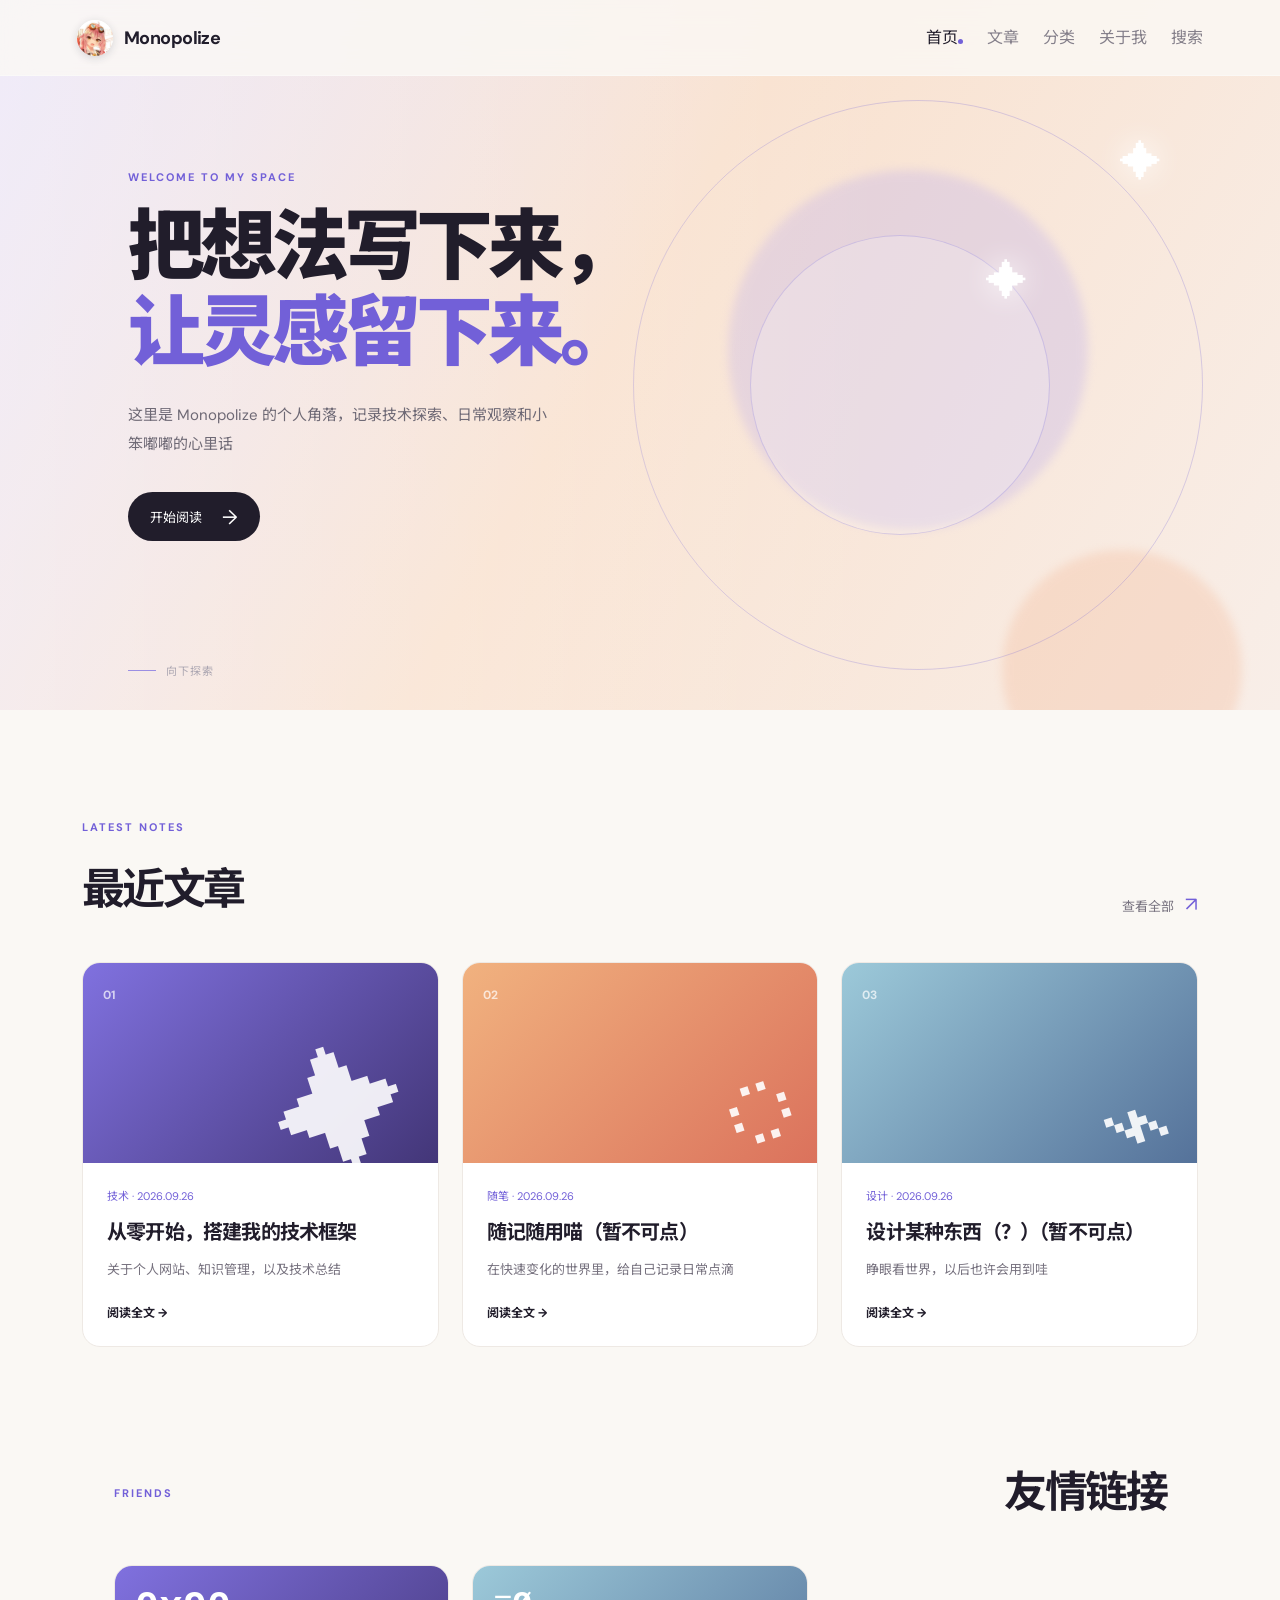
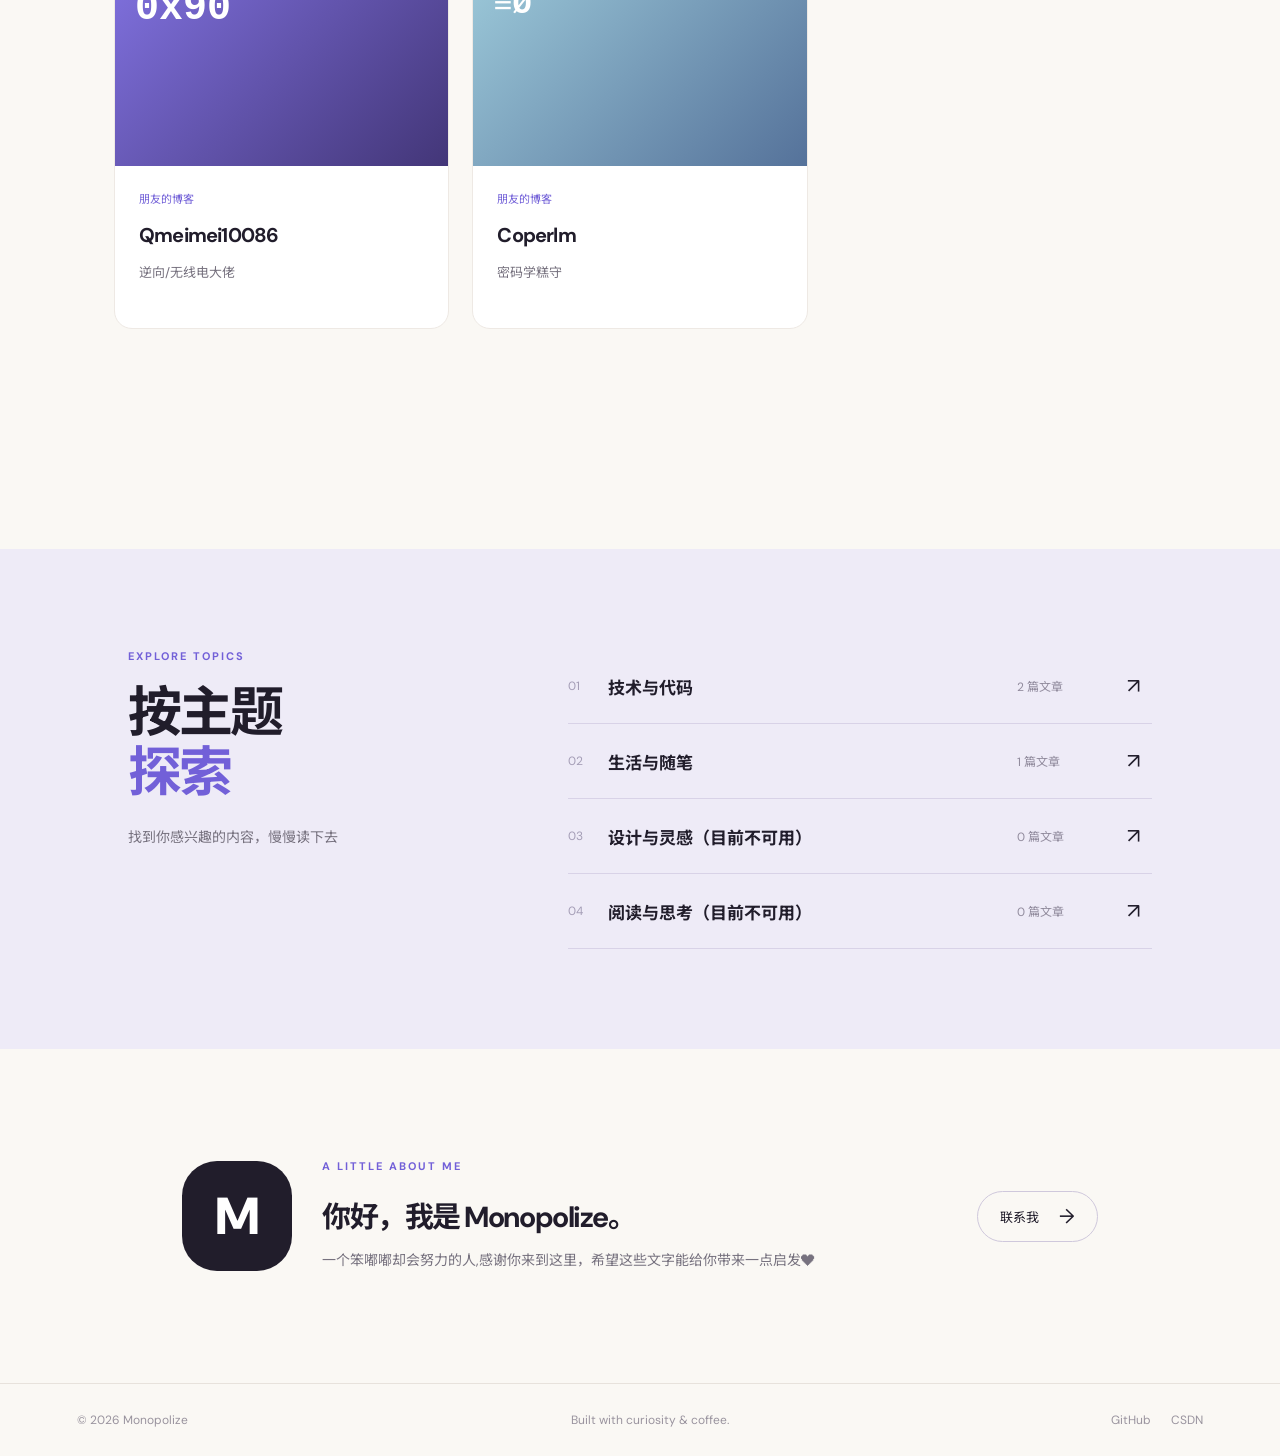
<file: index.html>
<!doctype html>
<html lang="zh-CN">
  <head>
    <meta charset="UTF-8" />
    <meta name="viewport" content="width=device-width, initial-scale=1.0" />
    <meta
      name="description"
      content="Monopolize 的个人博客，记录技术、生活与灵感"
    />
    <title>Monopolize · 思考与记录</title>
    <link rel="preconnect" href="https://fonts.googleapis.com" />
    <link rel="preconnect" href="https://fonts.gstatic.com" crossorigin />
    <link
      href="https://fonts.googleapis.com/css2?family=DM+Sans:wght@400;500;600;700&family=Noto+Sans+SC:wght@400;500;700;900&display=swap"
      rel="stylesheet"
    />
    <link rel="stylesheet" href="styles.css" />
  </head>
  <body>
    <header class="site-header">
      <a class="brand" href="#home" aria-label="Monopolize 首页">
        <img
          class="brand-mark"
          src="images/avatar.jpeg"
          alt="Monopolize 头像"
        />
        <span>Monopolize</span>
      </a>
      <nav class="desktop-nav" aria-label="主导航">
        <a class="active" href="#home">首页</a>
        <a href="#articles">文章</a>
        <a href="#categories">分类</a>
        <a href="#about">关于我</a>
        <a href="#search" class="search-trigger" aria-controls="searchModal"
          >搜索</a
        >
      </nav>
      <button class="menu-toggle" aria-label="打开菜单" aria-expanded="false">
        ☰
      </button>
    </header>

    <main id="home">
      <section class="hero">
        <div class="hero-glow glow-one"></div>
        <div class="hero-glow glow-two"></div>
        <div class="hero-copy">
          <p class="eyebrow">WELCOME TO MY SPACE</p>
          <h1>把想法写下来，<br /><em>让灵感留下来。</em></h1>
          <p class="hero-description">
            这里是 Monopolize
            的个人角落，记录技术探索、日常观察和小笨嘟嘟的心里话
          </p>
          <a class="primary-button" href="posts/first-post.html"
            >开始阅读 <span>→</span></a
          >
        </div>
        <div class="hero-orbit orbit-large"></div>
        <div class="hero-orbit orbit-small"></div>
        <div class="scroll-hint"><span></span>向下探索</div>
      </section>

      <section class="content-section" id="articles">
        <div class="section-heading">
          <div>
            <p class="eyebrow">LATEST NOTES</p>
            <h2>最近文章</h2>
          </div>
          <a class="text-link" href="#articles">查看全部 <span>↗</span></a>
        </div>
        <div class="article-grid">
          <article class="article-card featured-card searchable-item">
            <div class="card-visual visual-purple">
              <span>01</span>
              <div class="visual-symbol">✦</div>
            </div>
            <div class="card-content">
              <p class="card-meta">技术 · 2026.09.26</p>
              <h3>从零开始，搭建我的技术框架</h3>
              <p>关于个人网站、知识管理，以及技术总结</p>
              <a href="posts/tech.html" class="read-more">阅读全文 →</a>
            </div>
          </article>
          <article class="article-card searchable-item">
            <div class="card-visual visual-orange">
              <span>02</span>
              <div class="visual-symbol">◌</div>
            </div>
            <div class="card-content">
              <p class="card-meta">随笔 · 2026.09.26</p>
              <h3>随记随用喵（暂不可点）</h3>
              <p>在快速变化的世界里，给自己记录日常点滴</p>
              <a
                href="https://monopolize7789.github.io/posts/first-post.html"
                class="read-more"
                >阅读全文 →</a
              >
            </div>
          </article>
          <article class="article-card searchable-item">
            <div class="card-visual visual-blue">
              <span>03</span>
              <div class="visual-symbol">⌁</div>
            </div>
            <div class="card-content">
              <p class="card-meta">设计 · 2026.09.26</p>
              <h3>设计某种东西（？）（暂不可点）</h3>
              <p>睁眼看世界，以后也许会用到哇</p>
              <a
                href="https://monopolize7789.github.io/posts/first-post.html"
                class="read-more"
                >阅读全文 →</a
              >
            </div>
          </article>
        </div>
        <!-- 友情链接区域开始 -->
        <section class="content-section" id="friends">
          <div class="section-heading">
            <div class="eyebrow">FRIENDS</div>
            <h2>友情链接</h2>
          </div>

          <div class="article-grid">
            <!-- 友链卡片 1 -->
            <article class="article-card searchable-item">
              <div class="card-visual visual-purple">
                <span
                  style="
                    font-size: 2.5rem;
                    font-weight: bold;
                    color: white;
                    font-family: monospace;
                  "
                  >0x90</span
                >
              </div>
              <div class="card-content">
                <p class="card-meta">朋友的博客</p>
                <h3>
                  <a
                    href="https://qmeimei10086.github.io"
                    target="_blank"
                    style="text-decoration: none; color: inherit"
                  >
                    Qmeimei10086
                  </a>
                </h3>
                <p>逆向/无线电大佬</p>
              </div>
            </article>

            <!-- 友链卡片 2 (可复制上面整个 article 块来添加更多) -->
            <article class="article-card searchable-item">
              <div class="card-visual visual-blue">
                <span
                  style="font-size: 2rem; color: white; font-family: monospace"
                  >≡Ø</span
                >
              </div>
              <div class="card-content">
                <p class="card-meta">朋友的博客</p>
                <h3>
                  <a
                    href="https://coperlm.github.io"
                    target="_blank"
                    style="text-decoration: none; color: inherit"
                  >
                    Coperlm
                  </a>
                </h3>
                <p>密码学糕守</p>
              </div>
            </article>
          </div>
        </section>
        <!-- 友情链接区域结束 -->
      </section>

      <section class="category-section" id="categories">
        <div class="category-intro">
          <p class="eyebrow">EXPLORE TOPICS</p>
          <h2>按主题<br /><em>探索</em></h2>
          <p>找到你感兴趣的内容，慢慢读下去</p>
        </div>
        <div class="category-list">
          <a href="posts/tech.html"
            ><span>01</span><strong>技术与代码</strong><small>2 篇文章</small
            ><b>↗</b></a
          ><a href="https://monopolize7789.github.io/posts/first-post.html"
            ><span>02</span><strong>生活与随笔</strong><small>1 篇文章</small
            ><b>↗</b></a
          ><a href="https://monopolize7789.github.io/posts/first-post.html"
            ><span>03</span><strong>设计与灵感（目前不可用）</strong
            ><small>0 篇文章</small><b>↗</b></a
          ><a href="https://monopolize7789.github.io/posts/first-post.html"
            ><span>04</span><strong>阅读与思考（目前不可用）</strong
            ><small>0 篇文章</small><b>↗</b></a
          >
        </div>
      </section>

      <section class="about-section" id="about">
        <div class="about-badge">M</div>
        <div>
          <p class="eyebrow">A LITTLE ABOUT ME</p>
          <h2>你好，我是 Monopolize。</h2>
          <p>
            一个笨嘟嘟却会努力的人,感谢你来到这里，希望这些文字能给你带来一点启发❤
          </p>
        </div>
        <a href="mailto:15959763350@qq.com" class="outline-button"
          >联系我 <span>→</span></a
        >
      </section>
    </main>

    <footer>
      <span>© 2026 Monopolize</span
      ><span>Built with curiosity &amp; coffee.</span>
      <div>
        <a href="https://github.com/Monopolize7789">GitHub</a
        ><a href="https://blog.csdn.net/Monopolize_7789">CSDN</a>
      </div>
    </footer>
    <script src="script.js"></script>
    <!-- 👇 搜索弹窗层 (默认隐藏) -->
    <div
      id="searchModal"
      class="search-modal-overlay"
      role="dialog"
      aria-modal="true"
      aria-labelledby="searchModalTitle"
    >
      <div class="search-modal-content">
        <div class="search-header">
          <span id="searchModalTitle">搜索</span>
          <button
            type="button"
            id="closeSearchBtn"
            class="close-icon"
            aria-label="关闭搜索"
          >
            ×
          </button>
        </div>
        <input
          type="text"
          id="modalSearchInput"
          placeholder="点击一键变成猫娘"
        />
        <div id="searchResults" class="search-results-list">
          <!-- 搜索结果会显示在这里 -->
        </div>
      </div>
    </div>
  </body>
</html>
</file>
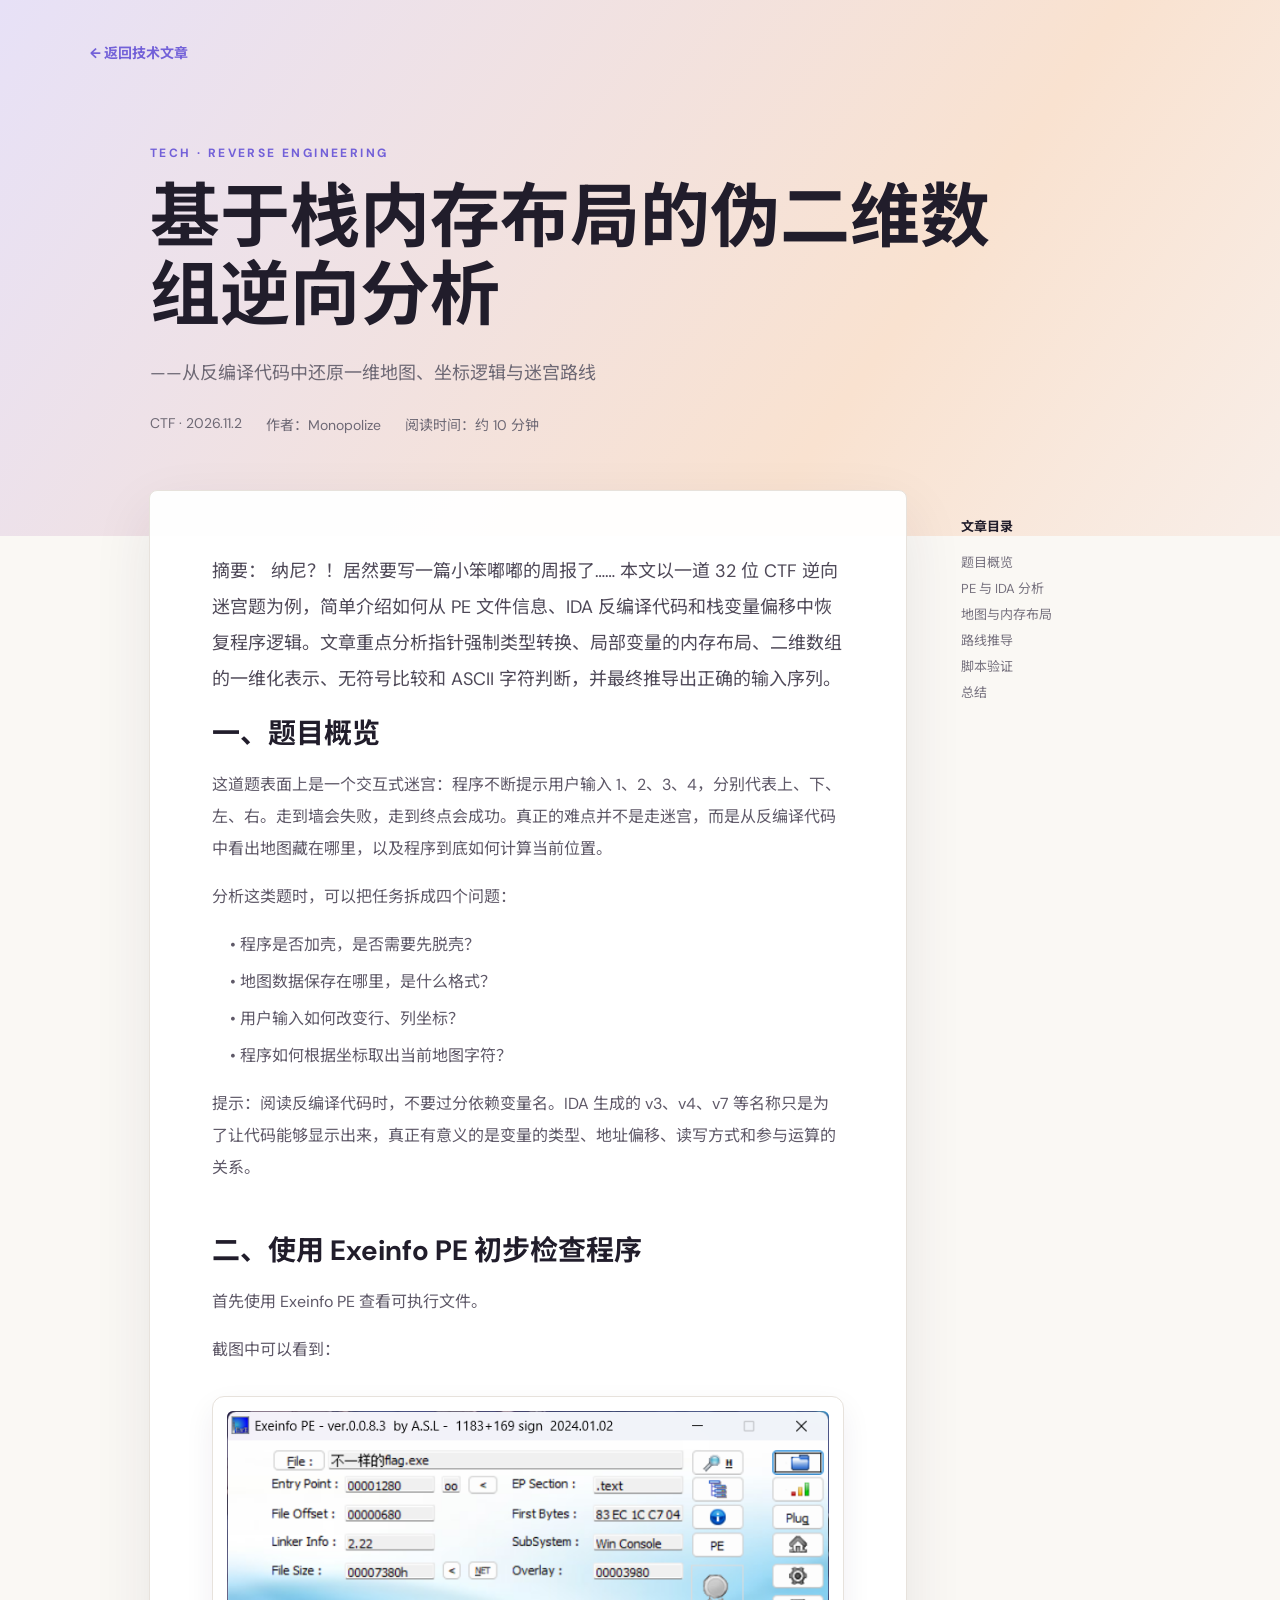
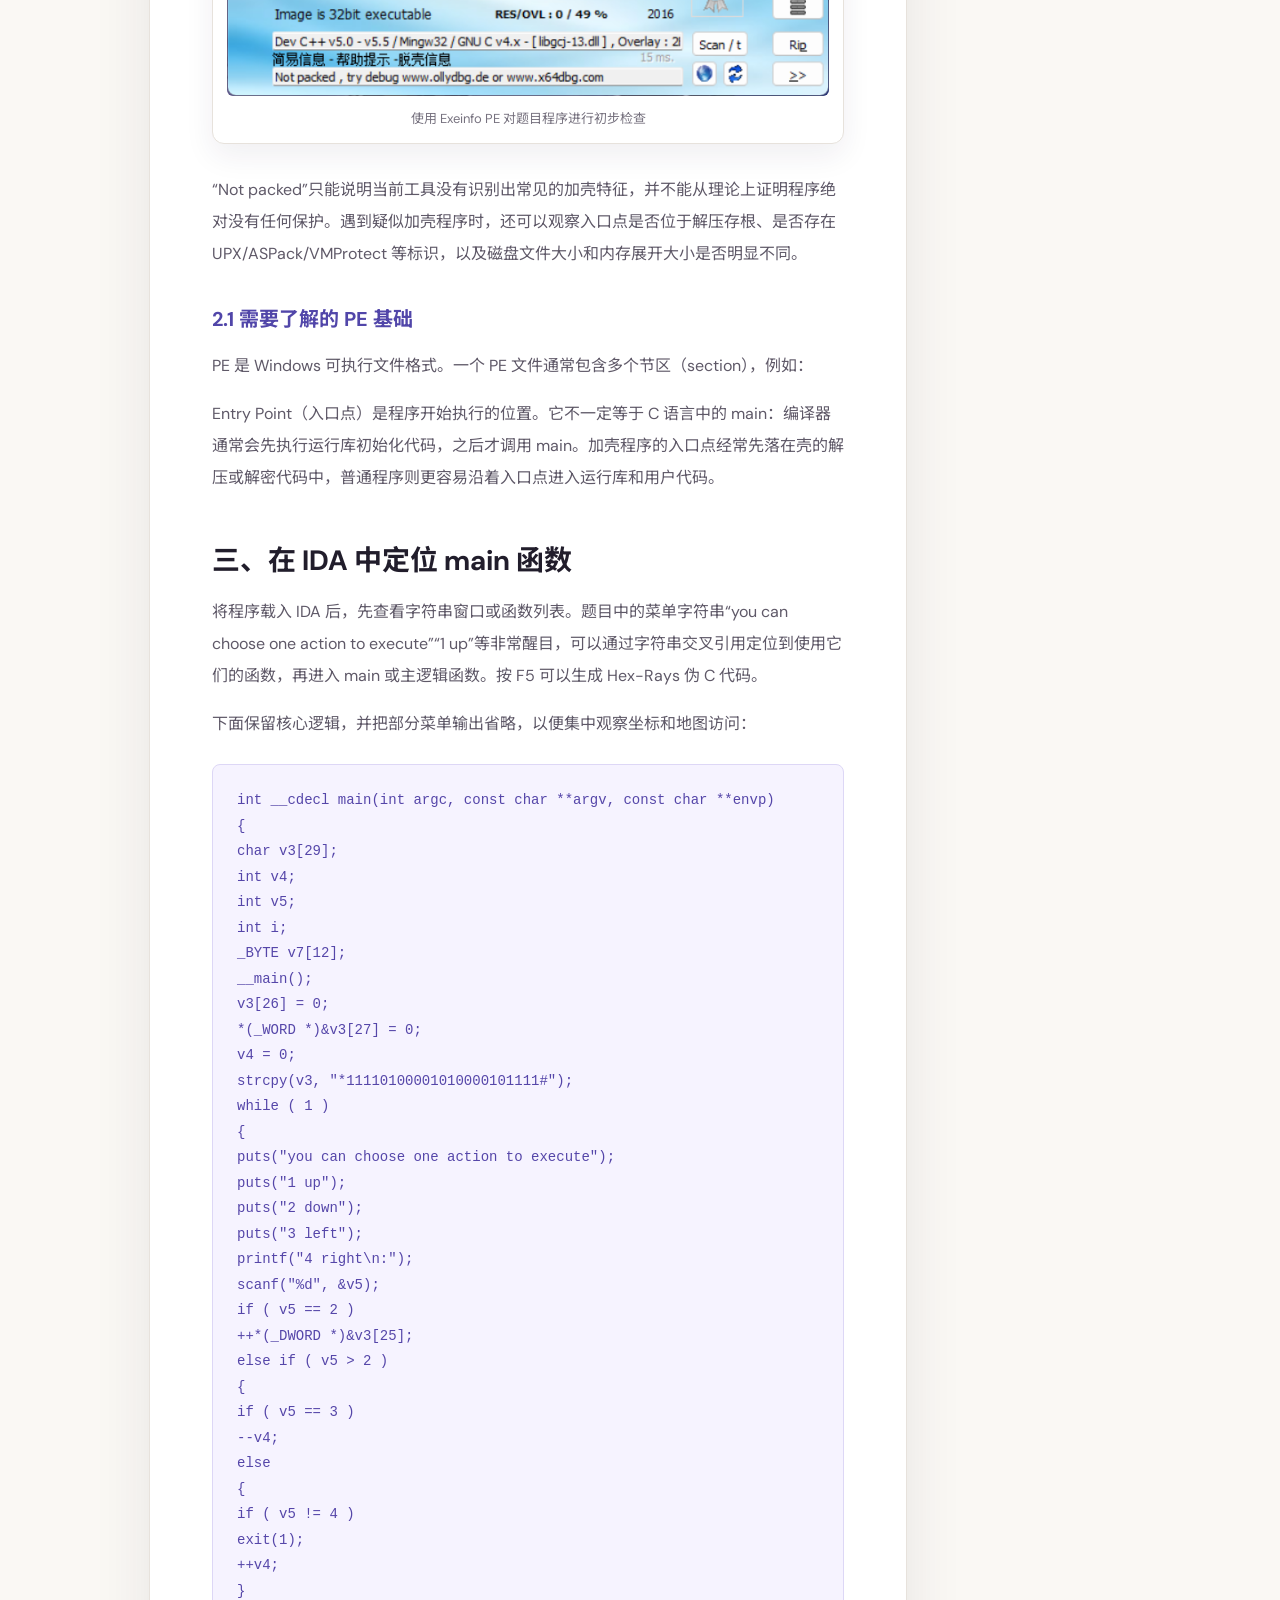
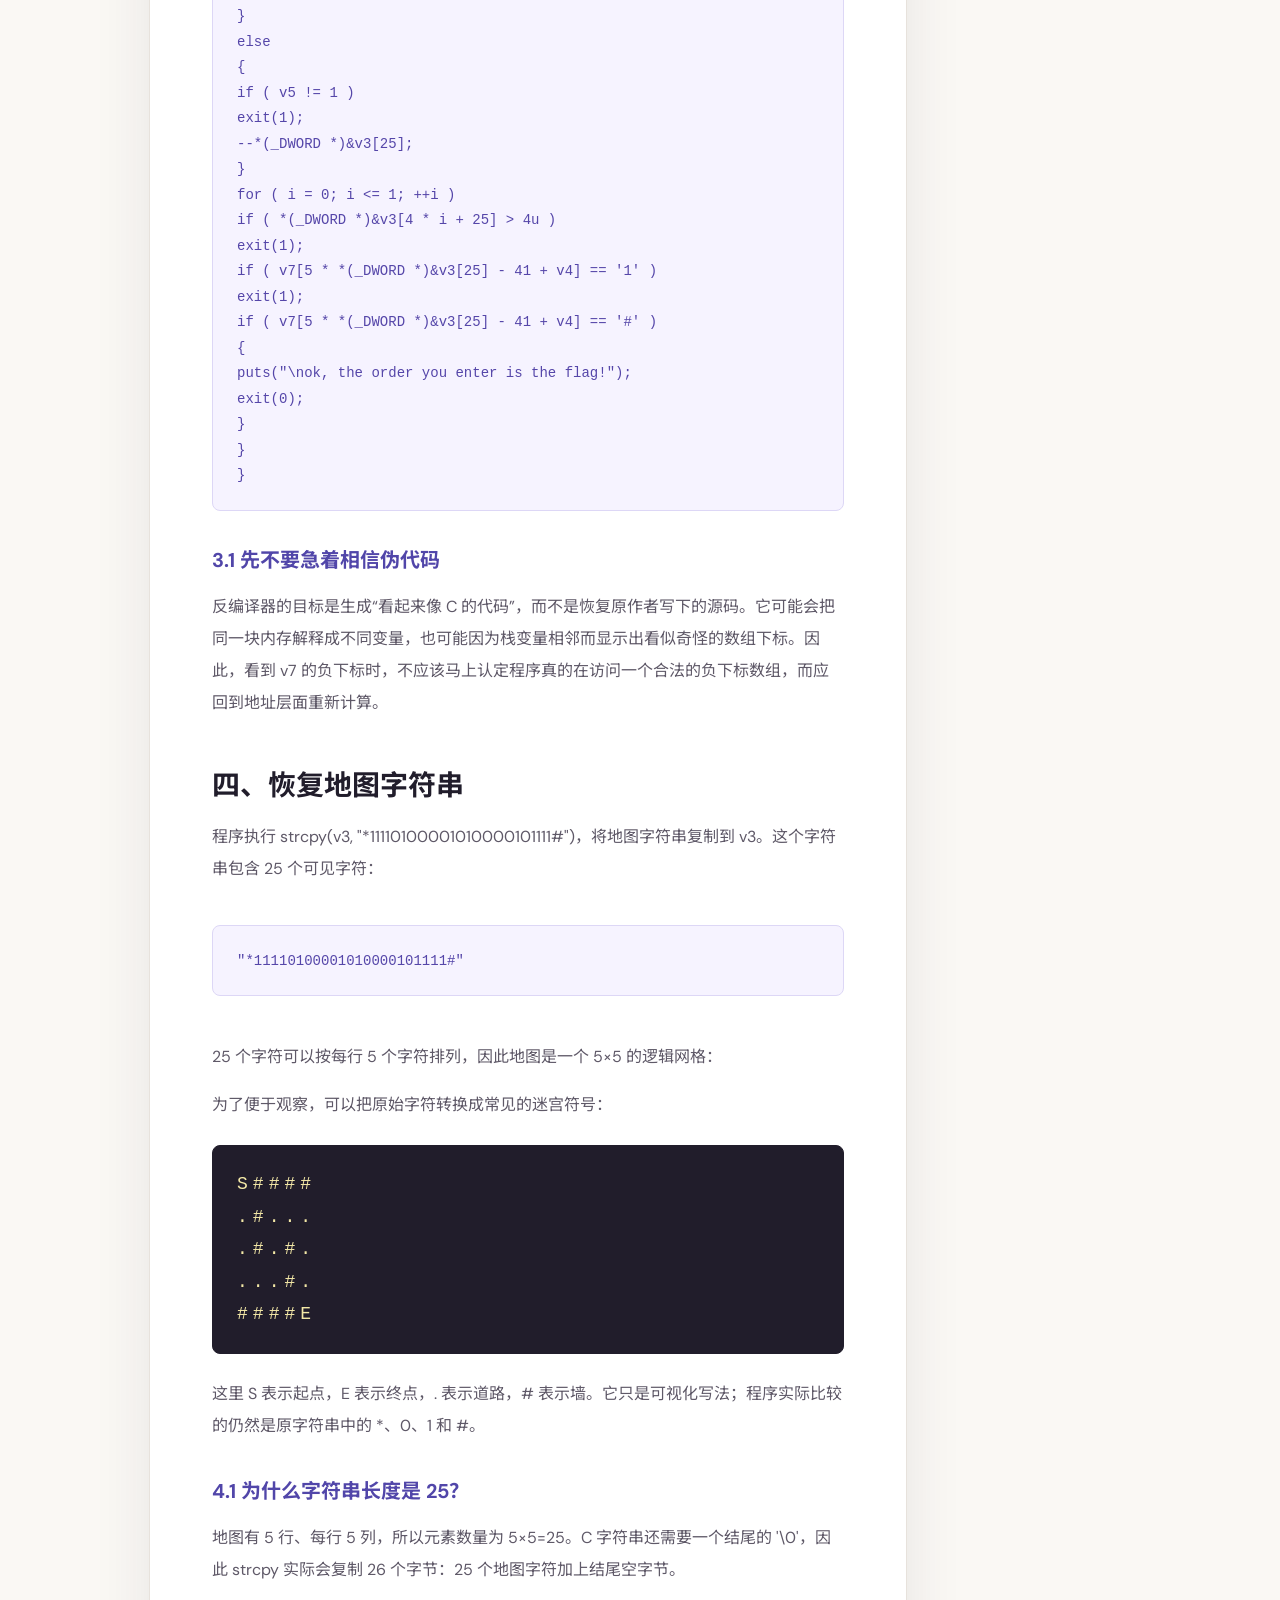
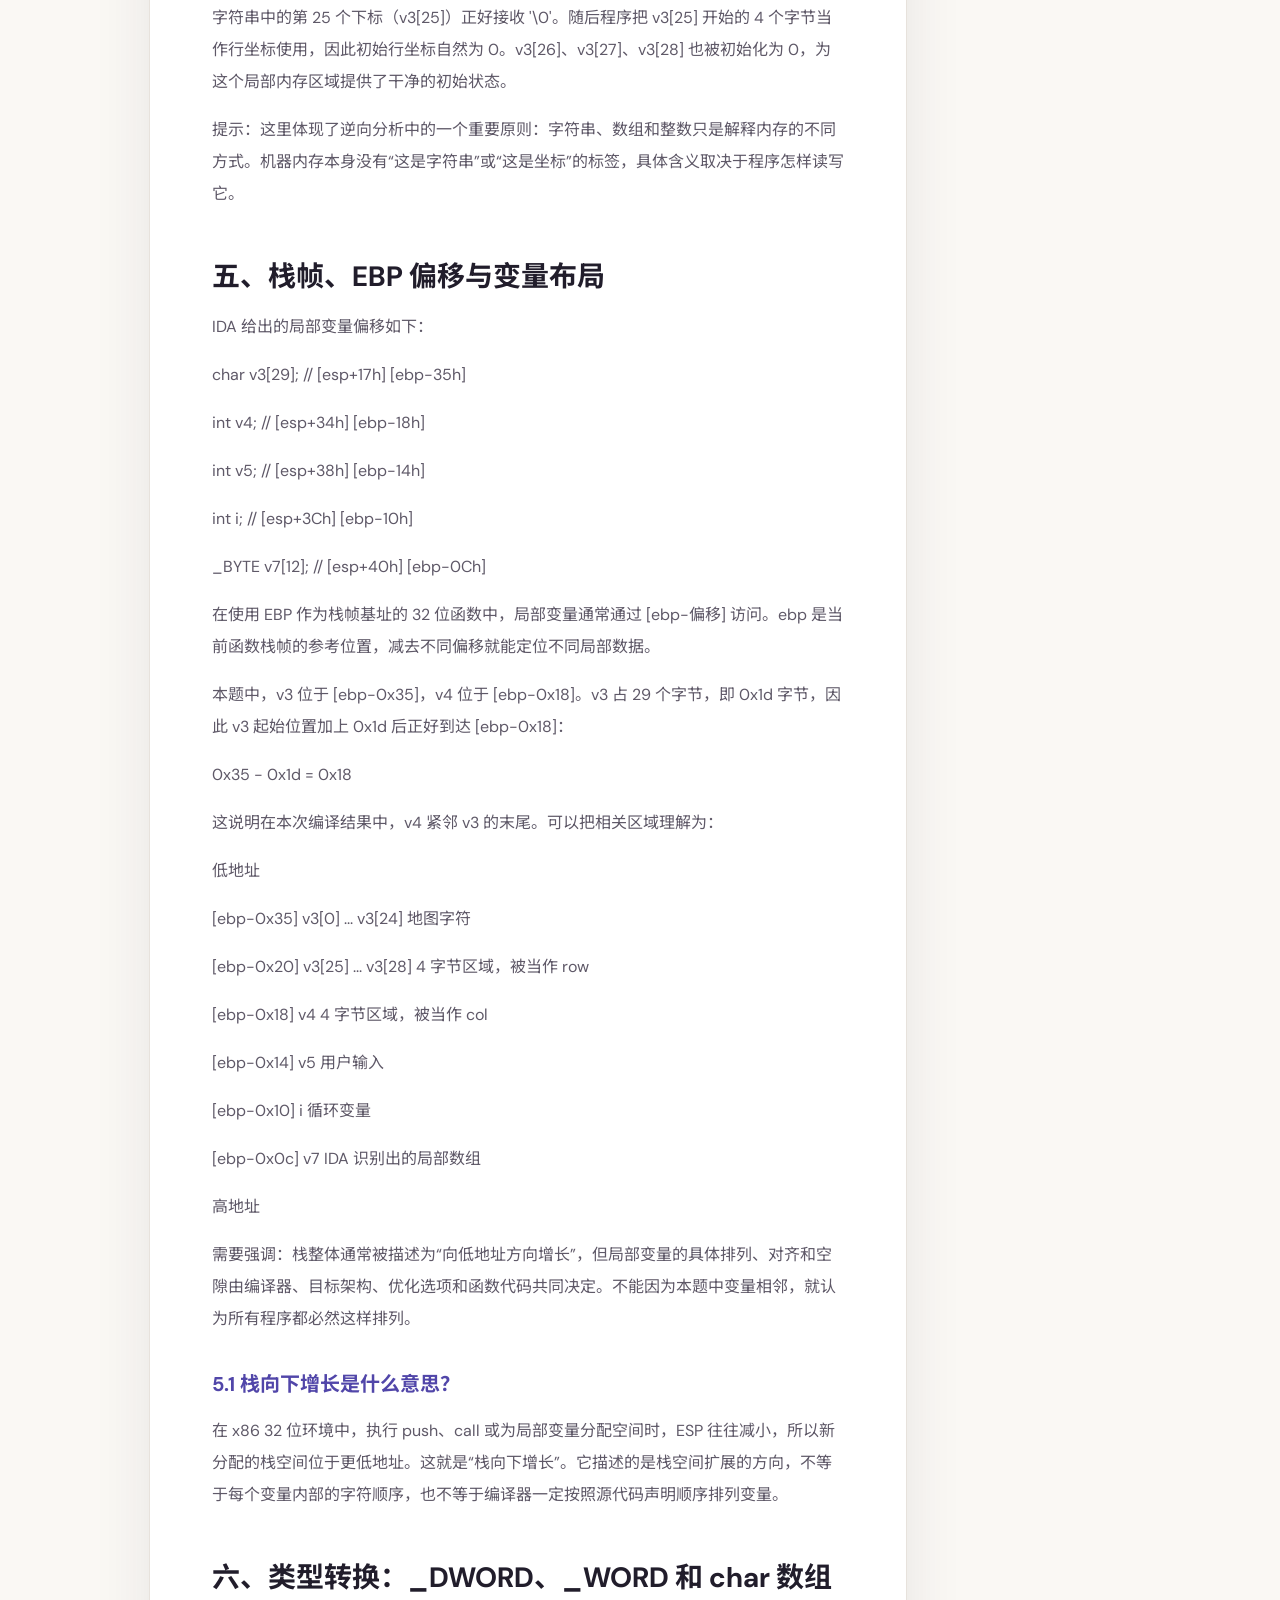
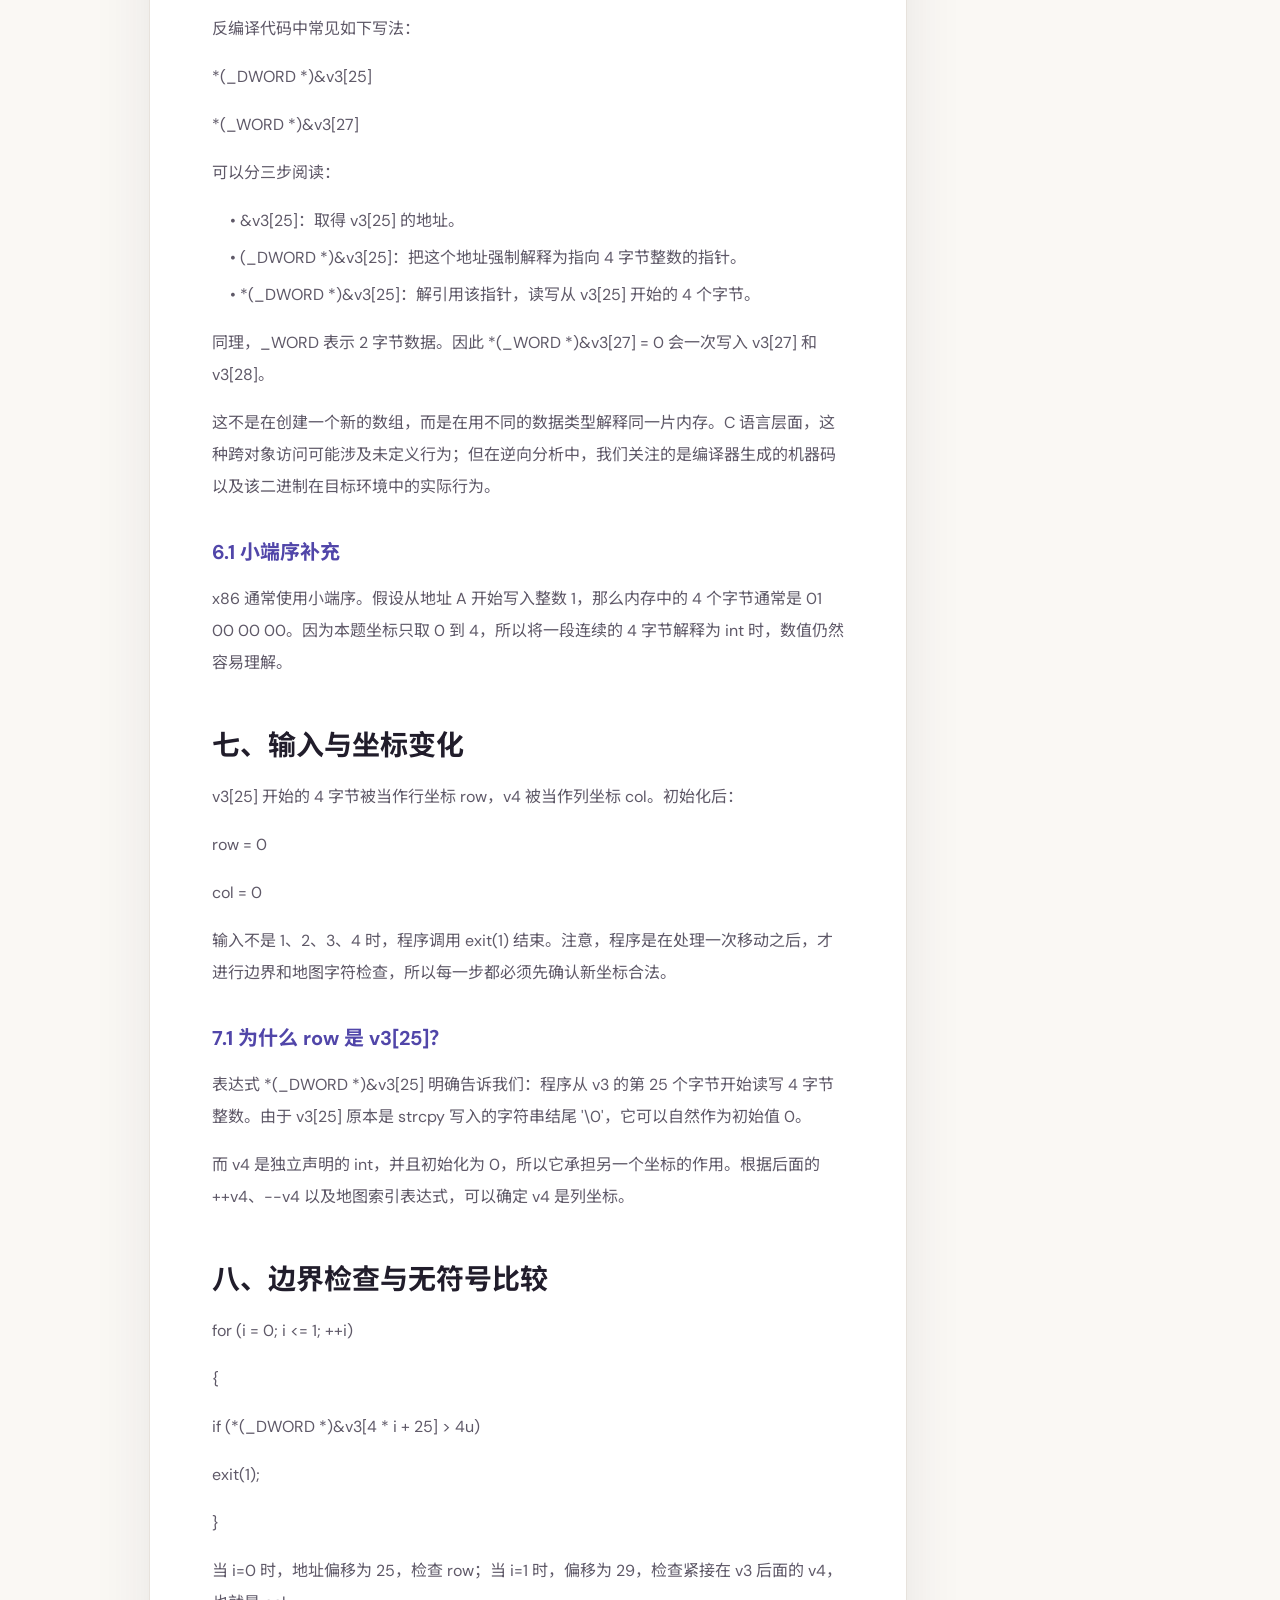
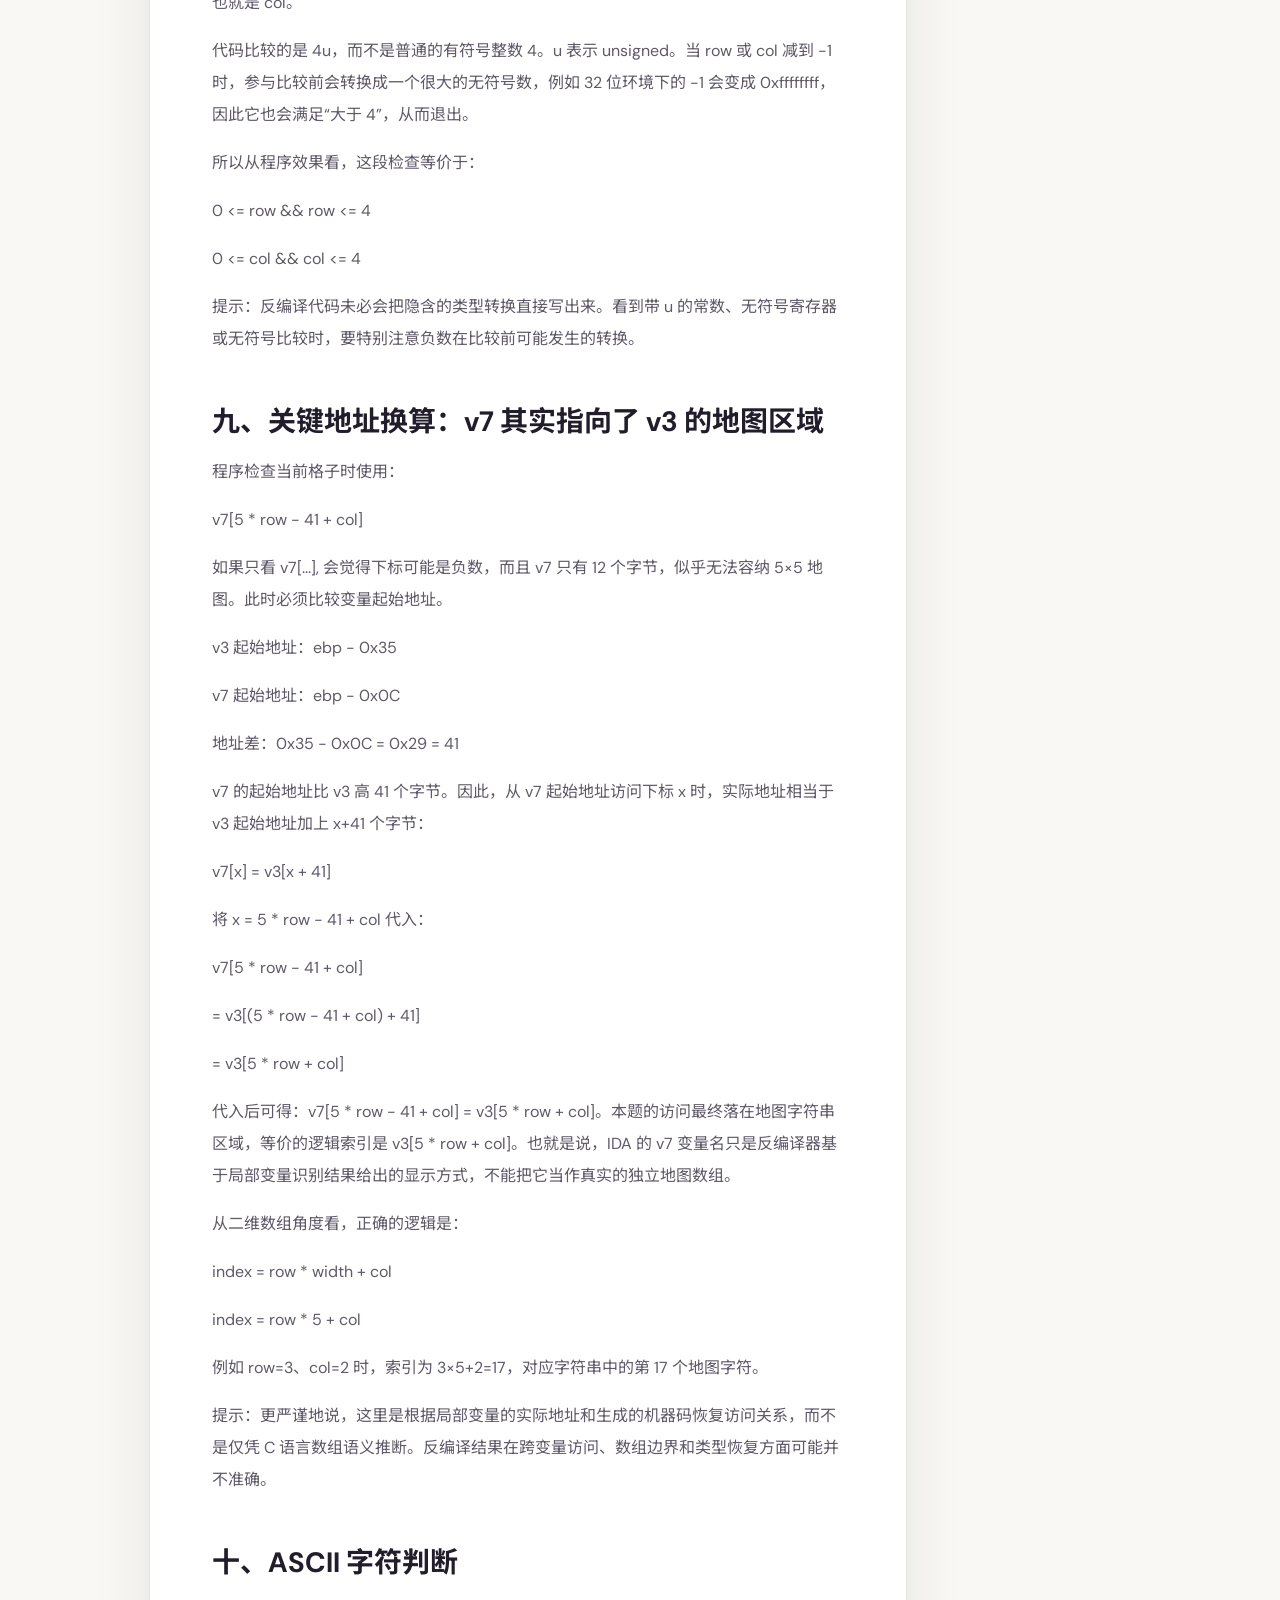
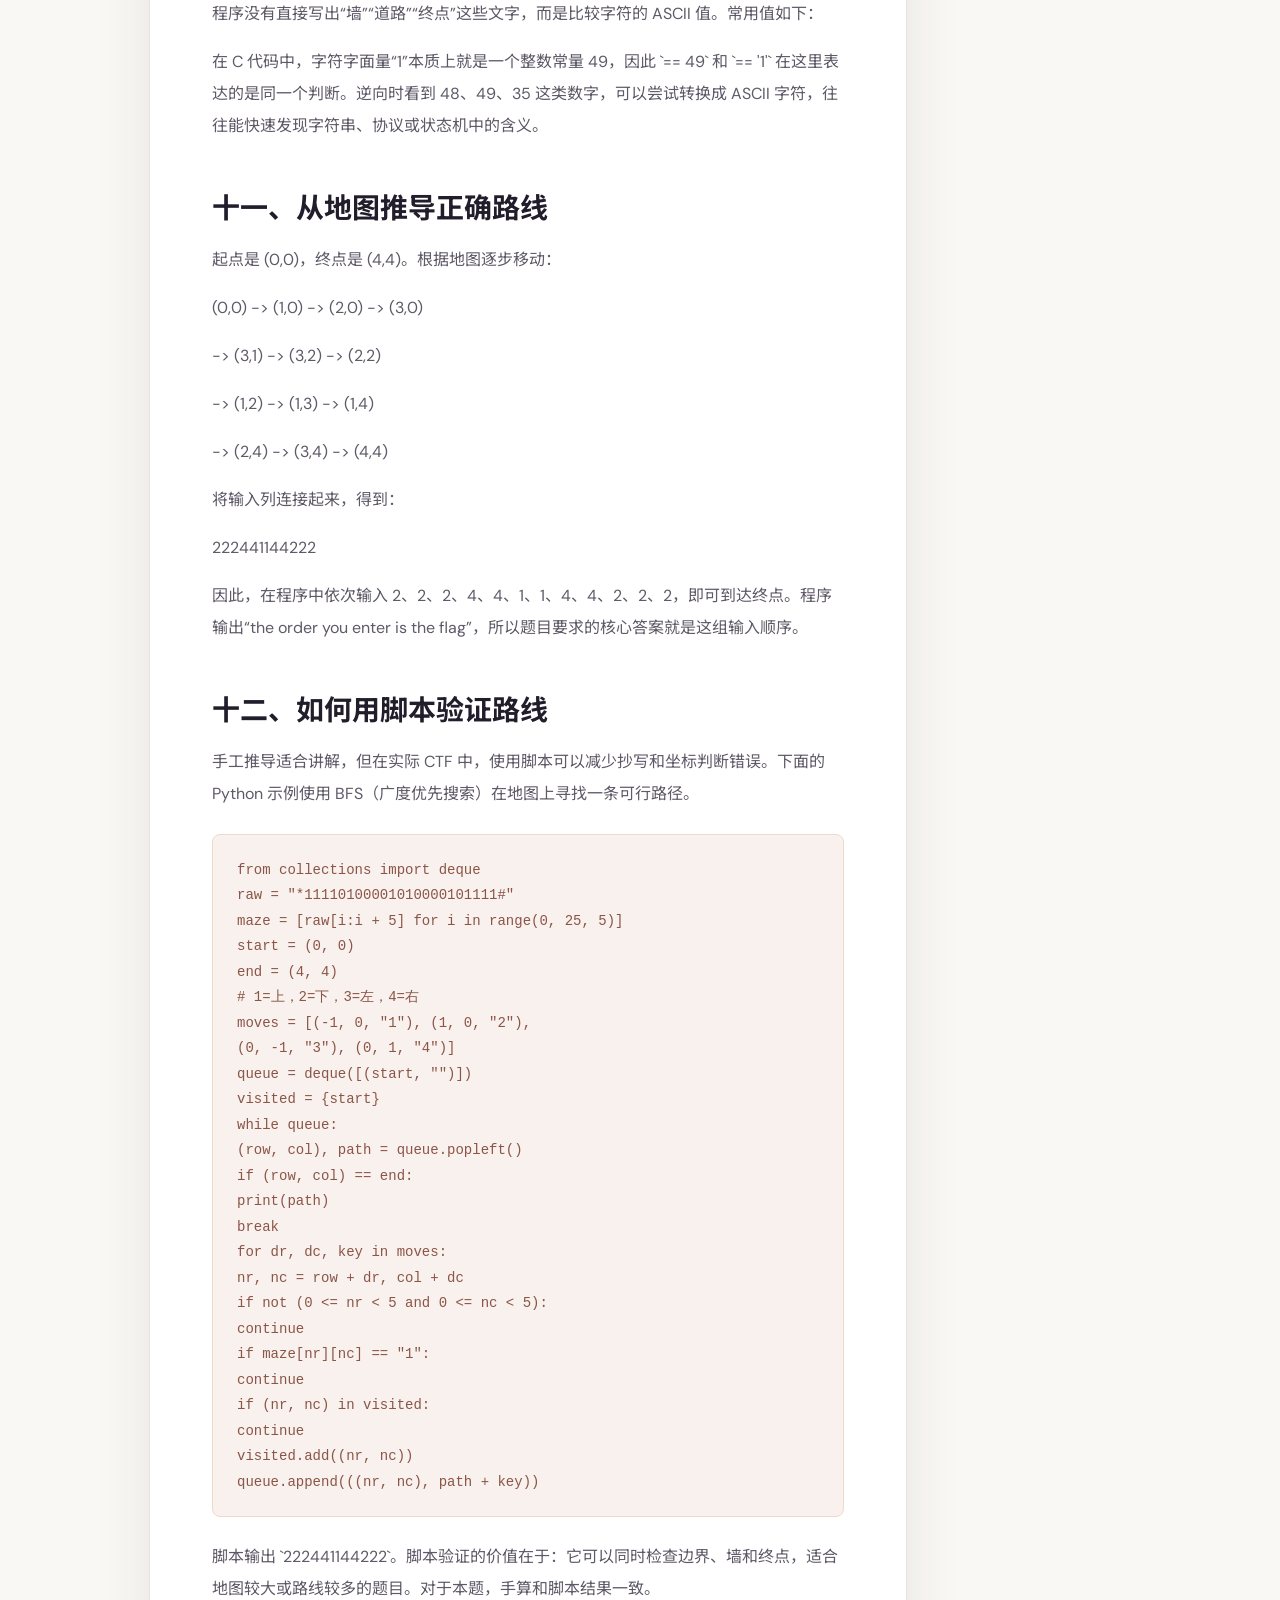
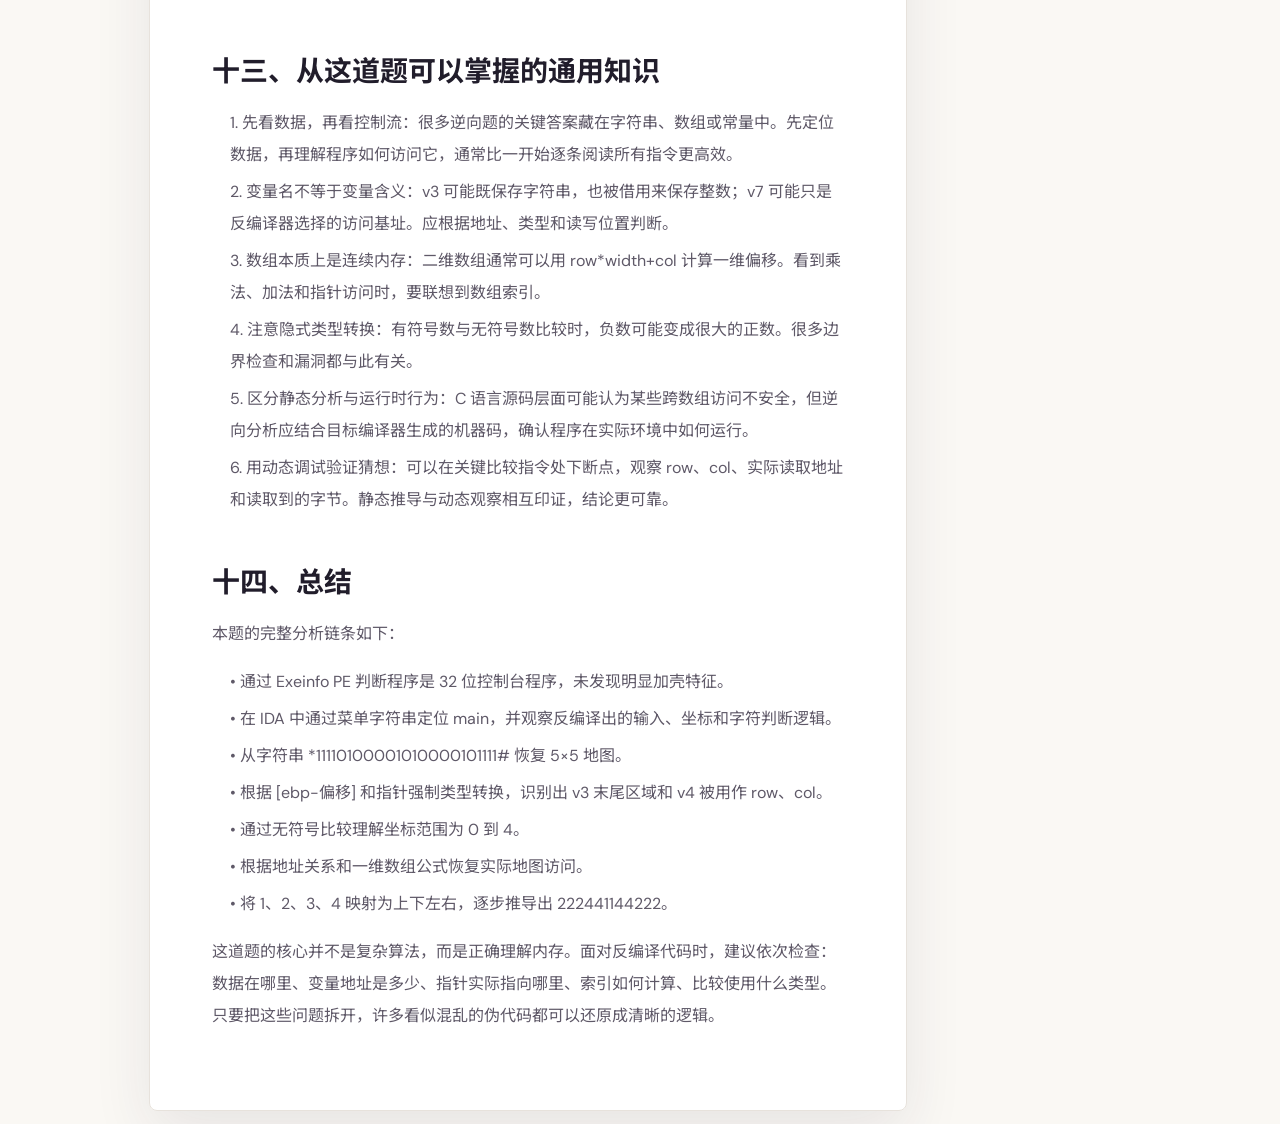
<file: posts/ctf-maze.html>
<!doctype html>
<html lang="zh-CN">
  <head>
    <meta charset="UTF-8" />
    <meta name="viewport" content="width=device-width, initial-scale=1.0" />
    <meta
      name="description"
      content="基于栈内存布局的伪二维数组逆向分析与迷宫路线推导。"
    />
    <title>基于栈内存布局的伪二维数组逆向分析 · Monopolize</title>
    <link rel="preconnect" href="https://fonts.googleapis.com" />
    <link rel="preconnect" href="https://fonts.gstatic.com" crossorigin />
    <link
      href="https://fonts.googleapis.com/css2?family=DM+Sans:wght@400;500;600;700&family=Noto+Sans+SC:wght@400;500;700;900&display=swap"
      rel="stylesheet"
    />
    <style>
      :root {
        --ink: #211d2b;
        --muted: #77727f;
        --cream: #faf8f4;
        --purple: #7260d8;
        --lavender: #f6f3ff;
        --line: #e7e2dc;
      }
      * {
        box-sizing: border-box;
      }
      body {
        margin: 0;
        color: var(--ink);
        background: var(--cream);
        font-family: "DM Sans", "Noto Sans SC", sans-serif;
      }
      .article-header {
        padding: 42px max(7vw, 24px) 102px;
        background: linear-gradient(125deg, #e7e1f7, #f9e2d0 68%, #f8eee8);
      }
      .back-link {
        color: var(--purple);
        font-size: 14px;
        font-weight: 700;
        text-decoration: none;
      }
      .article-heading {
        max-width: 980px;
        margin: 82px auto 0;
      }
      .eyebrow {
        margin: 0 0 18px;
        color: var(--purple);
        font-size: 12px;
        font-weight: 700;
        letter-spacing: 0.2em;
      }
      h1 {
        max-width: 900px;
        margin: 0;
        font-size: clamp(38px, 6vw, 70px);
        line-height: 1.12;
        letter-spacing: 0;
      }
      .subtitle {
        max-width: 720px;
        margin: 22px 0 0;
        color: #6e6975;
        font-size: 18px;
        line-height: 1.7;
      }
      .article-meta {
        display: flex;
        flex-wrap: wrap;
        gap: 12px 24px;
        margin-top: 26px;
        color: #6e6975;
        font-size: 14px;
      }
      .article-layout {
        display: grid;
        grid-template-columns: minmax(0, 780px) 170px;
        gap: 54px;
        max-width: 1030px;
        margin: -46px auto 90px;
        padding: 0 24px;
      }
      .article-content {
        padding: clamp(28px, 5vw, 62px);
        border: 1px solid var(--line);
        border-radius: 8px;
        background: rgba(255, 255, 255, 0.96);
        box-shadow: 0 22px 60px rgba(42, 29, 66, 0.09);
      }
      .article-content p,
      .article-content li {
        color: #5f5968;
        font-size: 16px;
        line-height: 2;
      }
      .article-content .lead {
        margin-top: 0;
        color: #4f4958;
        font-size: 18px;
        line-height: 2;
      }
      .article-content h2 {
        margin: 48px 0 16px;
        font-size: 28px;
        line-height: 1.35;
      }
      .article-content h2:first-of-type {
        margin-top: 0;
      }
      .article-content h3 {
        margin: 34px 0 12px;
        color: #5146a9;
        font-size: 20px;
        line-height: 1.5;
      }
      .list-item {
        margin: 5px 0 !important;
        padding-left: 18px;
      }
      .code-block,
      .maze-block {
        margin: 24px 0;
        padding: 22px 24px;
        overflow-x: auto;
        border: 1px solid #ddd7f6;
        border-radius: 8px;
        background: var(--lavender);
        color: #5546a9;
        font-family: "DM Sans", Consolas, monospace;
        font-size: 14px;
        line-height: 1.75;
        white-space: pre;
      }
      .code-block.python {
        background: #f8f1ed;
        border-color: #f0d9c9;
        color: #8b5547;
      }
      .code-block.compact {
        display: inline-block;
        min-width: 100%;
      }
      .maze-block {
        background: #211d2b;
        border-color: #211d2b;
        color: #f4e9a7;
        font-size: 18px;
        letter-spacing: 0.28em;
      }
      .article-figure {
        margin: 30px 0;
        padding: 14px;
        border: 1px solid var(--line);
        border-radius: 12px;
        background: #fff;
        box-shadow: 0 12px 30px rgba(42, 29, 66, 0.07);
      }
      .article-figure img {
        display: block;
        width: 100%;
        height: auto;
        border-radius: 6px;
      }
      figcaption {
        padding: 12px 4px 2px;
        color: var(--muted);
        font-size: 13px;
        text-align: center;
      }
      .toc {
        position: sticky;
        top: 28px;
        align-self: start;
        padding-top: 24px;
        color: var(--muted);
        font-size: 13px;
        line-height: 2;
      }
      .toc strong {
        display: block;
        margin-bottom: 10px;
        color: var(--ink);
      }
      @media (max-width: 760px) {
        .article-header {
          padding-bottom: 80px;
        }
        .article-heading {
          margin-top: 64px;
        }
        .article-layout {
          display: block;
          margin-top: -32px;
        }
        .toc {
          display: none;
        }
        .article-content p,
        .article-content li {
          font-size: 15px;
        }
      }
    </style>
  </head>
  <body>
    <header class="article-header">
      <a class="back-link" href="tech.html">← 返回技术文章</a>
      <div class="article-heading">
        <p class="eyebrow">TECH · REVERSE ENGINEERING</p>
        <h1>基于栈内存布局的伪二维数组逆向分析</h1>
        <p class="subtitle">——从反编译代码中还原一维地图、坐标逻辑与迷宫路线</p>
        <div class="article-meta">
          <span>CTF · 2026.11.2</span><span>作者：Monopolize</span
          ><span>阅读时间：约 10 分钟</span>
        </div>
      </div>
    </header>
    <main class="article-layout">
      <article class="article-content">
        <p class="lead">
          摘要： 纳尼？！居然要写一篇小笨嘟嘟的周报了…… 本文以一道 32 位 CTF
          逆向迷宫题为例，简单介绍如何从 PE 文件信息、IDA
          反编译代码和栈变量偏移中恢复程序逻辑。文章重点分析指针强制类型转换、局部变量的内存布局、二维数组的一维化表示、无符号比较和
          ASCII 字符判断，并最终推导出正确的输入序列。
        </p>
        <h2>一、题目概览</h2>
        <p>
          这道题表面上是一个交互式迷宫：程序不断提示用户输入
          1、2、3、4，分别代表上、下、左、右。走到墙会失败，走到终点会成功。真正的难点并不是走迷宫，而是从反编译代码中看出地图藏在哪里，以及程序到底如何计算当前位置。
        </p>
        <p>分析这类题时，可以把任务拆成四个问题：</p>
        <p class="list-item">• 程序是否加壳，是否需要先脱壳？</p>
        <p class="list-item">• 地图数据保存在哪里，是什么格式？</p>
        <p class="list-item">• 用户输入如何改变行、列坐标？</p>
        <p class="list-item">• 程序如何根据坐标取出当前地图字符？</p>
        <p>
          提示：阅读反编译代码时，不要过分依赖变量名。IDA 生成的 v3、v4、v7
          等名称只是为了让代码能够显示出来，真正有意义的是变量的类型、地址偏移、读写方式和参与运算的关系。
        </p>
        <h2>二、使用 Exeinfo PE 初步检查程序</h2>
        <p>首先使用 Exeinfo PE 查看可执行文件。</p>
        <p>截图中可以看到：</p>
        <figure class="article-figure">
          <img
            src="assets/maze-exeinfo.png"
            alt="使用 Exeinfo PE 检查 CTF 逆向迷宫程序"
          />
          <figcaption>使用 Exeinfo PE 对题目程序进行初步检查</figcaption>
        </figure>
        <p>
          “Not
          packed”只能说明当前工具没有识别出常见的加壳特征，并不能从理论上证明程序绝对没有任何保护。遇到疑似加壳程序时，还可以观察入口点是否位于解压存根、是否存在
          UPX/ASPack/VMProtect
          等标识，以及磁盘文件大小和内存展开大小是否明显不同。
        </p>
        <h3>2.1 需要了解的 PE 基础</h3>
        <p>
          PE 是 Windows 可执行文件格式。一个 PE
          文件通常包含多个节区（section），例如：
        </p>
        <p>
          Entry Point（入口点）是程序开始执行的位置。它不一定等于 C 语言中的
          main：编译器通常会先执行运行库初始化代码，之后才调用
          main。加壳程序的入口点经常先落在壳的解压或解密代码中，普通程序则更容易沿着入口点进入运行库和用户代码。
        </p>
        <h2>三、在 IDA 中定位 main 函数</h2>
        <p>
          将程序载入 IDA 后，先查看字符串窗口或函数列表。题目中的菜单字符串“you
          can choose one action to execute”“1
          up”等非常醒目，可以通过字符串交叉引用定位到使用它们的函数，再进入 main
          或主逻辑函数。按 F5 可以生成 Hex-Rays 伪 C 代码。
        </p>
        <p>
          下面保留核心逻辑，并把部分菜单输出省略，以便集中观察坐标和地图访问：
        </p>
        <pre
          class="code-block"
        ><code>int __cdecl main(int argc, const char **argv, const char **envp)
{
char v3[29];
int v4;
int v5;
int i;
_BYTE v7[12];
__main();
v3[26] = 0;
*(_WORD *)&amp;v3[27] = 0;
v4 = 0;
strcpy(v3, &quot;*11110100001010000101111#&quot;);
while ( 1 )
{
puts(&quot;you can choose one action to execute&quot;);
puts(&quot;1 up&quot;);
puts(&quot;2 down&quot;);
puts(&quot;3 left&quot;);
printf(&quot;4 right\n:&quot;);
scanf(&quot;%d&quot;, &amp;v5);
if ( v5 == 2 )
++*(_DWORD *)&amp;v3[25];
else if ( v5 &gt; 2 )
{
if ( v5 == 3 )
--v4;
else
{
if ( v5 != 4 )
exit(1);
++v4;
}
}
else
{
if ( v5 != 1 )
exit(1);
--*(_DWORD *)&amp;v3[25];
}
for ( i = 0; i &lt;= 1; ++i )
if ( *(_DWORD *)&amp;v3[4 * i + 25] &gt; 4u )
exit(1);
if ( v7[5 * *(_DWORD *)&amp;v3[25] - 41 + v4] == &#x27;1&#x27; )
exit(1);
if ( v7[5 * *(_DWORD *)&amp;v3[25] - 41 + v4] == &#x27;#&#x27; )
{
puts(&quot;\nok, the order you enter is the flag!&quot;);
exit(0);
}
}
}</code></pre>
        <h3>3.1 先不要急着相信伪代码</h3>
        <p>
          反编译器的目标是生成“看起来像 C
          的代码”，而不是恢复原作者写下的源码。它可能会把同一块内存解释成不同变量，也可能因为栈变量相邻而显示出看似奇怪的数组下标。因此，看到
          v7
          的负下标时，不应该马上认定程序真的在访问一个合法的负下标数组，而应回到地址层面重新计算。
        </p>
        <h2>四、恢复地图字符串</h2>
        <p>
          程序执行 strcpy(v3,
          &quot;*11110100001010000101111#&quot;)，将地图字符串复制到
          v3。这个字符串包含 25 个可见字符：
        </p>
        <pre
          class="code-block compact"
        ><code>&quot;*11110100001010000101111#&quot;</code></pre>
        <p>25 个字符可以按每行 5 个字符排列，因此地图是一个 5×5 的逻辑网格：</p>
        <p>为了便于观察，可以把原始字符转换成常见的迷宫符号：</p>
        <pre class="maze-block"><code>S####
.#...
.#.#.
...#.
####E</code></pre>
        <p>
          这里 S 表示起点，E 表示终点，. 表示道路，#
          表示墙。它只是可视化写法；程序实际比较的仍然是原字符串中的 *、0、1 和
          #。
        </p>
        <h3>4.1 为什么字符串长度是 25？</h3>
        <p>
          地图有 5 行、每行 5 列，所以元素数量为 5×5=25。C
          字符串还需要一个结尾的 &#x27;\0&#x27;，因此 strcpy 实际会复制 26
          个字节：25 个地图字符加上结尾空字节。
        </p>
        <p>
          字符串中的第 25 个下标（v3[25]）正好接收 &#x27;\0&#x27;。随后程序把
          v3[25] 开始的 4 个字节当作行坐标使用，因此初始行坐标自然为
          0。v3[26]、v3[27]、v3[28] 也被初始化为
          0，为这个局部内存区域提供了干净的初始状态。
        </p>
        <p>
          提示：这里体现了逆向分析中的一个重要原则：字符串、数组和整数只是解释内存的不同方式。机器内存本身没有“这是字符串”或“这是坐标”的标签，具体含义取决于程序怎样读写它。
        </p>
        <h2>五、栈帧、EBP 偏移与变量布局</h2>
        <p>IDA 给出的局部变量偏移如下：</p>
        <p>char v3[29]; // [esp+17h] [ebp-35h]</p>
        <p>int v4; // [esp+34h] [ebp-18h]</p>
        <p>int v5; // [esp+38h] [ebp-14h]</p>
        <p>int i; // [esp+3Ch] [ebp-10h]</p>
        <p>_BYTE v7[12]; // [esp+40h] [ebp-0Ch]</p>
        <p>
          在使用 EBP 作为栈帧基址的 32 位函数中，局部变量通常通过 [ebp-偏移]
          访问。ebp 是当前函数栈帧的参考位置，减去不同偏移就能定位不同局部数据。
        </p>
        <p>
          本题中，v3 位于 [ebp-0x35]，v4 位于 [ebp-0x18]。v3 占 29 个字节，即
          0x1d 字节，因此 v3 起始位置加上 0x1d 后正好到达 [ebp-0x18]：
        </p>
        <p>0x35 - 0x1d = 0x18</p>
        <p>这说明在本次编译结果中，v4 紧邻 v3 的末尾。可以把相关区域理解为：</p>
        <p>低地址</p>
        <p>[ebp-0x35] v3[0] ... v3[24] 地图字符</p>
        <p>[ebp-0x20] v3[25] ... v3[28] 4 字节区域，被当作 row</p>
        <p>[ebp-0x18] v4 4 字节区域，被当作 col</p>
        <p>[ebp-0x14] v5 用户输入</p>
        <p>[ebp-0x10] i 循环变量</p>
        <p>[ebp-0x0c] v7 IDA 识别出的局部数组</p>
        <p>高地址</p>
        <p>
          需要强调：栈整体通常被描述为“向低地址方向增长”，但局部变量的具体排列、对齐和空隙由编译器、目标架构、优化选项和函数代码共同决定。不能因为本题中变量相邻，就认为所有程序都必然这样排列。
        </p>
        <h3>5.1 栈向下增长是什么意思？</h3>
        <p>
          在 x86 32 位环境中，执行 push、call 或为局部变量分配空间时，ESP
          往往减小，所以新分配的栈空间位于更低地址。这就是“栈向下增长”。它描述的是栈空间扩展的方向，不等于每个变量内部的字符顺序，也不等于编译器一定按照源代码声明顺序排列变量。
        </p>
        <h2>六、类型转换：_DWORD、_WORD 和 char 数组</h2>
        <p>反编译代码中常见如下写法：</p>
        <p>*(_DWORD *)&amp;v3[25]</p>
        <p>*(_WORD *)&amp;v3[27]</p>
        <p>可以分三步阅读：</p>
        <p class="list-item">• &amp;v3[25]：取得 v3[25] 的地址。</p>
        <p class="list-item">
          • (_DWORD *)&amp;v3[25]：把这个地址强制解释为指向 4 字节整数的指针。
        </p>
        <p class="list-item">
          • *(_DWORD *)&amp;v3[25]：解引用该指针，读写从 v3[25] 开始的 4
          个字节。
        </p>
        <p>
          同理，_WORD 表示 2 字节数据。因此 *(_WORD *)&amp;v3[27] = 0 会一次写入
          v3[27] 和 v3[28]。
        </p>
        <p>
          这不是在创建一个新的数组，而是在用不同的数据类型解释同一片内存。C
          语言层面，这种跨对象访问可能涉及未定义行为；但在逆向分析中，我们关注的是编译器生成的机器码以及该二进制在目标环境中的实际行为。
        </p>
        <h3>6.1 小端序补充</h3>
        <p>
          x86 通常使用小端序。假设从地址 A 开始写入整数 1，那么内存中的 4
          个字节通常是 01 00 00 00。因为本题坐标只取 0 到 4，所以将一段连续的 4
          字节解释为 int 时，数值仍然容易理解。
        </p>
        <h2>七、输入与坐标变化</h2>
        <p>
          v3[25] 开始的 4 字节被当作行坐标 row，v4 被当作列坐标 col。初始化后：
        </p>
        <p>row = 0</p>
        <p>col = 0</p>
        <p>
          输入不是 1、2、3、4 时，程序调用 exit(1)
          结束。注意，程序是在处理一次移动之后，才进行边界和地图字符检查，所以每一步都必须先确认新坐标合法。
        </p>
        <h3>7.1 为什么 row 是 v3[25]？</h3>
        <p>
          表达式 *(_DWORD *)&amp;v3[25] 明确告诉我们：程序从 v3 的第 25
          个字节开始读写 4 字节整数。由于 v3[25] 原本是 strcpy 写入的字符串结尾
          &#x27;\0&#x27;，它可以自然作为初始值 0。
        </p>
        <p>
          而 v4 是独立声明的 int，并且初始化为
          0，所以它承担另一个坐标的作用。根据后面的 ++v4、--v4
          以及地图索引表达式，可以确定 v4 是列坐标。
        </p>
        <h2>八、边界检查与无符号比较</h2>
        <p>for (i = 0; i &lt;= 1; ++i)</p>
        <p>{</p>
        <p>if (*(_DWORD *)&amp;v3[4 * i + 25] &gt; 4u)</p>
        <p>exit(1);</p>
        <p>}</p>
        <p>
          当 i=0 时，地址偏移为 25，检查 row；当 i=1 时，偏移为 29，检查紧接在
          v3 后面的 v4，也就是 col。
        </p>
        <p>
          代码比较的是 4u，而不是普通的有符号整数 4。u 表示 unsigned。当 row 或
          col 减到 -1 时，参与比较前会转换成一个很大的无符号数，例如 32
          位环境下的 -1 会变成 0xffffffff，因此它也会满足“大于 4”，从而退出。
        </p>
        <p>所以从程序效果看，这段检查等价于：</p>
        <p>0 &lt;= row &amp;&amp; row &lt;= 4</p>
        <p>0 &lt;= col &amp;&amp; col &lt;= 4</p>
        <p>
          提示：反编译代码未必会把隐含的类型转换直接写出来。看到带 u
          的常数、无符号寄存器或无符号比较时，要特别注意负数在比较前可能发生的转换。
        </p>
        <h2>九、关键地址换算：v7 其实指向了 v3 的地图区域</h2>
        <p>程序检查当前格子时使用：</p>
        <p>v7[5 * row - 41 + col]</p>
        <p>
          如果只看 v7[...], 会觉得下标可能是负数，而且 v7 只有 12
          个字节，似乎无法容纳 5×5 地图。此时必须比较变量起始地址。
        </p>
        <p>v3 起始地址：ebp - 0x35</p>
        <p>v7 起始地址：ebp - 0x0C</p>
        <p>地址差：0x35 - 0x0C = 0x29 = 41</p>
        <p>
          v7 的起始地址比 v3 高 41 个字节。因此，从 v7 起始地址访问下标 x
          时，实际地址相当于 v3 起始地址加上 x+41 个字节：
        </p>
        <p>v7[x] = v3[x + 41]</p>
        <p>将 x = 5 * row - 41 + col 代入：</p>
        <p>v7[5 * row - 41 + col]</p>
        <p>= v3[(5 * row - 41 + col) + 41]</p>
        <p>= v3[5 * row + col]</p>
        <p>
          代入后可得：v7[5 * row - 41 + col] = v3[5 * row +
          col]。本题的访问最终落在地图字符串区域，等价的逻辑索引是 v3[5 * row +
          col]。也就是说，IDA 的 v7
          变量名只是反编译器基于局部变量识别结果给出的显示方式，不能把它当作真实的独立地图数组。
        </p>
        <p>从二维数组角度看，正确的逻辑是：</p>
        <p>index = row * width + col</p>
        <p>index = row * 5 + col</p>
        <p>
          例如 row=3、col=2 时，索引为 3×5+2=17，对应字符串中的第 17
          个地图字符。
        </p>
        <p>
          提示：更严谨地说，这里是根据局部变量的实际地址和生成的机器码恢复访问关系，而不是仅凭
          C
          语言数组语义推断。反编译结果在跨变量访问、数组边界和类型恢复方面可能并不准确。
        </p>
        <h2>十、ASCII 字符判断</h2>
        <p>
          程序没有直接写出“墙”“道路”“终点”这些文字，而是比较字符的 ASCII
          值。常用值如下：
        </p>
        <p>
          在 C 代码中，字符字面量“1”本质上就是一个整数常量 49，因此 `== 49` 和
          `== &#x27;1&#x27;` 在这里表达的是同一个判断。逆向时看到 48、49、35
          这类数字，可以尝试转换成 ASCII
          字符，往往能快速发现字符串、协议或状态机中的含义。
        </p>
        <h2>十一、从地图推导正确路线</h2>
        <p>起点是 (0,0)，终点是 (4,4)。根据地图逐步移动：</p>
        <p>(0,0) -&gt; (1,0) -&gt; (2,0) -&gt; (3,0)</p>
        <p>-&gt; (3,1) -&gt; (3,2) -&gt; (2,2)</p>
        <p>-&gt; (1,2) -&gt; (1,3) -&gt; (1,4)</p>
        <p>-&gt; (2,4) -&gt; (3,4) -&gt; (4,4)</p>
        <p>将输入列连接起来，得到：</p>
        <p>222441144222</p>
        <p>
          因此，在程序中依次输入
          2、2、2、4、4、1、1、4、4、2、2、2，即可到达终点。程序输出“the order
          you enter is the flag”，所以题目要求的核心答案就是这组输入顺序。
        </p>
        <h2>十二、如何用脚本验证路线</h2>
        <p>
          手工推导适合讲解，但在实际 CTF
          中，使用脚本可以减少抄写和坐标判断错误。下面的 Python 示例使用
          BFS（广度优先搜索）在地图上寻找一条可行路径。
        </p>
        <pre class="code-block python"><code>from collections import deque
raw = &quot;*11110100001010000101111#&quot;
maze = [raw[i:i + 5] for i in range(0, 25, 5)]
start = (0, 0)
end = (4, 4)
# 1=上，2=下，3=左，4=右
moves = [(-1, 0, &quot;1&quot;), (1, 0, &quot;2&quot;),
(0, -1, &quot;3&quot;), (0, 1, &quot;4&quot;)]
queue = deque([(start, &quot;&quot;)])
visited = {start}
while queue:
(row, col), path = queue.popleft()
if (row, col) == end:
print(path)
break
for dr, dc, key in moves:
nr, nc = row + dr, col + dc
if not (0 &lt;= nr &lt; 5 and 0 &lt;= nc &lt; 5):
continue
if maze[nr][nc] == &quot;1&quot;:
continue
if (nr, nc) in visited:
continue
visited.add((nr, nc))
queue.append(((nr, nc), path + key))</code></pre>
        <p>
          脚本输出
          `222441144222`。脚本验证的价值在于：它可以同时检查边界、墙和终点，适合地图较大或路线较多的题目。对于本题，手算和脚本结果一致。
        </p>
        <h2>十三、从这道题可以掌握的通用知识</h2>
        <p class="list-item">
          1.
          先看数据，再看控制流：很多逆向题的关键答案藏在字符串、数组或常量中。先定位数据，再理解程序如何访问它，通常比一开始逐条阅读所有指令更高效。
        </p>
        <p class="list-item">
          2. 变量名不等于变量含义：v3 可能既保存字符串，也被借用来保存整数；v7
          可能只是反编译器选择的访问基址。应根据地址、类型和读写位置判断。
        </p>
        <p class="list-item">
          3. 数组本质上是连续内存：二维数组通常可以用 row*width+col
          计算一维偏移。看到乘法、加法和指针访问时，要联想到数组索引。
        </p>
        <p class="list-item">
          4.
          注意隐式类型转换：有符号数与无符号数比较时，负数可能变成很大的正数。很多边界检查和漏洞都与此有关。
        </p>
        <p class="list-item">
          5. 区分静态分析与运行时行为：C
          语言源码层面可能认为某些跨数组访问不安全，但逆向分析应结合目标编译器生成的机器码，确认程序在实际环境中如何运行。
        </p>
        <p class="list-item">
          6. 用动态调试验证猜想：可以在关键比较指令处下断点，观察
          row、col、实际读取地址和读取到的字节。静态推导与动态观察相互印证，结论更可靠。
        </p>
        <h2>十四、总结</h2>
        <p>本题的完整分析链条如下：</p>
        <p class="list-item">
          • 通过 Exeinfo PE 判断程序是 32 位控制台程序，未发现明显加壳特征。
        </p>
        <p class="list-item">
          • 在 IDA 中通过菜单字符串定位
          main，并观察反编译出的输入、坐标和字符判断逻辑。
        </p>
        <p class="list-item">
          • 从字符串 *11110100001010000101111# 恢复 5×5 地图。
        </p>
        <p class="list-item">
          • 根据 [ebp-偏移] 和指针强制类型转换，识别出 v3 末尾区域和 v4 被用作
          row、col。
        </p>
        <p class="list-item">• 通过无符号比较理解坐标范围为 0 到 4。</p>
        <p class="list-item">• 根据地址关系和一维数组公式恢复实际地图访问。</p>
        <p class="list-item">
          • 将 1、2、3、4 映射为上下左右，逐步推导出 222441144222。
        </p>
        <p>
          这道题的核心并不是复杂算法，而是正确理解内存。面对反编译代码时，建议依次检查：数据在哪里、变量地址是多少、指针实际指向哪里、索引如何计算、比较使用什么类型。只要把这些问题拆开，许多看似混乱的伪代码都可以还原成清晰的逻辑。
        </p>
      </article>
      <aside class="toc">
        <strong>文章目录</strong>
        <div>题目概览</div>
        <div>PE 与 IDA 分析</div>
        <div>地图与内存布局</div>
        <div>路线推导</div>
        <div>脚本验证</div>
        <div>总结</div>
      </aside>
    </main>
  </body>
</html>
</file>
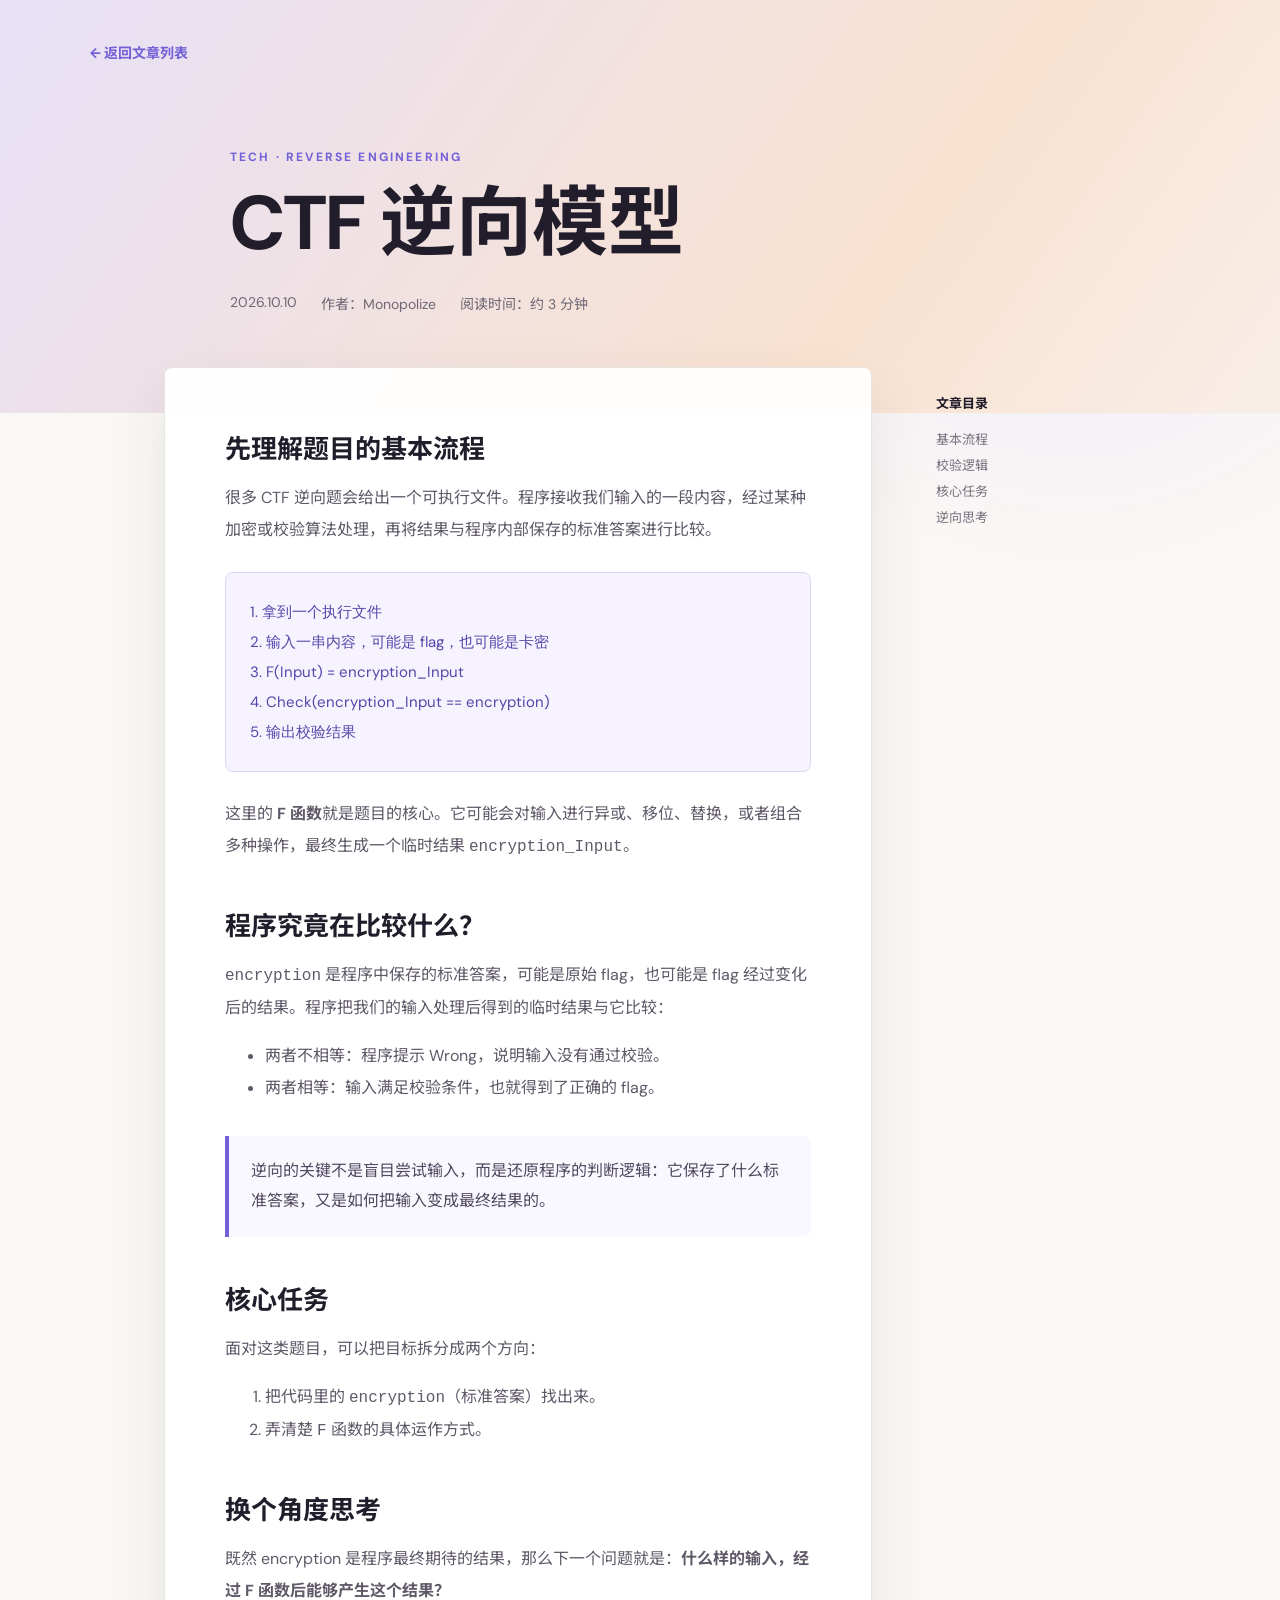
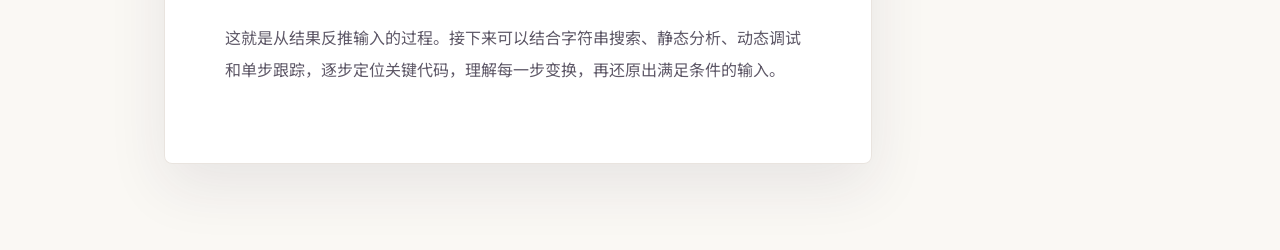
<file: posts/ctf-reverse.html>
<!doctype html>
<html lang="zh-CN">
  <head>
    <meta charset="UTF-8" />
    <meta name="viewport" content="width=device-width, initial-scale=1.0" />
    <meta
      name="description"
      content="CTF 逆向题的基本模型、校验流程与解题思路。"
    />
    <title>CTF 逆向模型 · Monopolize</title>
    <link rel="preconnect" href="https://fonts.googleapis.com" />
    <link rel="preconnect" href="https://fonts.gstatic.com" crossorigin />
    <link
      href="https://fonts.googleapis.com/css2?family=DM+Sans:wght@400;500;600;700&family=Noto+Sans+SC:wght@400;500;700;900&display=swap"
      rel="stylesheet"
    />
    <style>
      :root {
        --ink: #211d2b;
        --muted: #77727f;
        --cream: #faf8f4;
        --purple: #7260d8;
        --lavender: #e9e5fb;
        --line: #e7e2dc;
      }

      * {
        box-sizing: border-box;
      }

      html {
        scroll-behavior: smooth;
      }

      body {
        margin: 0;
        color: var(--ink);
        background:
          radial-gradient(
            circle at 84% 10%,
            rgba(233, 229, 251, 0.85),
            transparent 24rem
          ),
          var(--cream);
        font-family: "DM Sans", "Noto Sans SC", sans-serif;
      }

      .article-header {
        position: relative;
        overflow: hidden;
        padding: 42px max(7vw, 24px) 100px;
        background: linear-gradient(125deg, #e7e1f7, #f9e2d0 68%, #f8eee8);
      }

      .back-link {
        position: relative;
        z-index: 1;
        display: inline-flex;
        gap: 8px;
        align-items: center;
        color: var(--purple);
        font-size: 14px;
        font-weight: 700;
        text-decoration: none;
      }

      .article-heading {
        position: relative;
        z-index: 1;
        max-width: 820px;
        margin: 86px auto 0;
      }

      .eyebrow {
        margin: 0 0 18px;
        color: var(--purple);
        font-size: 12px;
        font-weight: 700;
        letter-spacing: 0.18em;
      }

      h1 {
        max-width: 760px;
        margin: 0;
        font-size: clamp(38px, 7vw, 76px);
        line-height: 1.08;
        letter-spacing: 0;
      }

      .article-meta {
        display: flex;
        flex-wrap: wrap;
        gap: 12px 24px;
        margin-top: 28px;
        color: #6e6975;
        font-size: 14px;
      }

      .article-layout {
        display: grid;
        grid-template-columns: minmax(0, 760px) 180px;
        gap: 64px;
        max-width: 1000px;
        margin: -46px auto 90px;
        padding: 0 24px;
      }

      .article-content {
        position: relative;
        z-index: 2;
        padding: clamp(28px, 5vw, 60px);
        border: 1px solid rgba(231, 226, 220, 0.9);
        border-radius: 8px;
        background: rgba(255, 255, 255, 0.94);
        box-shadow: 0 22px 60px rgba(42, 29, 66, 0.09);
      }

      .article-content p,
      .article-content li {
        color: #5f5968;
        font-size: 16px;
        line-height: 2;
      }

      .article-content h2 {
        margin: 42px 0 14px;
        font-size: 26px;
        letter-spacing: 0;
      }

      .article-content h2:first-child {
        margin-top: 0;
      }

      .model {
        margin: 26px 0;
        padding: 24px;
        border: 1px solid #ddd7f6;
        border-radius: 8px;
        background: #f6f3ff;
        color: #5546a9;
        font-family: "DM Sans", monospace;
        font-size: 15px;
        line-height: 2;
      }

      .model-line {
        display: block;
      }

      .highlight {
        margin: 32px 0 0;
        padding: 20px 22px;
        border-left: 4px solid var(--purple);
        border-radius: 0 8px 8px 0;
        background: #faf8ff;
        color: #514a60;
        line-height: 1.9;
      }

      .toc {
        position: sticky;
        top: 28px;
        align-self: start;
        padding-top: 24px;
        color: var(--muted);
        font-size: 13px;
        line-height: 2;
      }

      .toc strong {
        display: block;
        margin-bottom: 10px;
        color: var(--ink);
      }

      @media (max-width: 760px) {
        .article-header {
          padding-bottom: 80px;
        }

        .article-heading {
          margin-top: 64px;
        }

        .article-layout {
          display: block;
          margin-top: -32px;
        }

        .toc {
          display: none;
        }
      }
    </style>
  </head>
  <body>
    <header class="article-header">
      <a class="back-link" href="../index.html#articles">← 返回文章列表</a>
      <div class="article-heading">
        <p class="eyebrow">TECH · REVERSE ENGINEERING</p>
        <h1>CTF 逆向模型</h1>
        <div class="article-meta">
          <span>2026.10.10</span>
          <span>作者：Monopolize</span>
          <span>阅读时间：约 3 分钟</span>
        </div>
      </div>
    </header>

    <main class="article-layout">
      <article class="article-content">
        <h2>先理解题目的基本流程</h2>
        <p>
          很多 CTF
          逆向题会给出一个可执行文件。程序接收我们输入的一段内容，经过某种加密或校验算法处理，再将结果与程序内部保存的标准答案进行比较。
        </p>

        <div class="model" aria-label="CTF 逆向题基本流程">
          <span class="model-line">1. 拿到一个执行文件</span>
          <span class="model-line"
            >2. 输入一串内容，可能是 flag，也可能是卡密</span
          >
          <span class="model-line">3. F(Input) = encryption_Input</span>
          <span class="model-line"
            >4. Check(encryption_Input == encryption)</span
          >
          <span class="model-line">5. 输出校验结果</span>
        </div>

        <p>
          这里的
          <strong>F 函数</strong
          >就是题目的核心。它可能会对输入进行异或、移位、替换，或者组合多种操作，最终生成一个临时结果
          <code>encryption_Input</code>。
        </p>

        <h2>程序究竟在比较什么？</h2>
        <p>
          <code>encryption</code> 是程序中保存的标准答案，可能是原始
          flag，也可能是 flag
          经过变化后的结果。程序把我们的输入处理后得到的临时结果与它比较：
        </p>

        <ul>
          <li>两者不相等：程序提示 Wrong，说明输入没有通过校验。</li>
          <li>两者相等：输入满足校验条件，也就得到了正确的 flag。</li>
        </ul>

        <div class="highlight">
          逆向的关键不是盲目尝试输入，而是还原程序的判断逻辑：它保存了什么标准答案，又是如何把输入变成最终结果的。
        </div>

        <h2>核心任务</h2>
        <p>面对这类题目，可以把目标拆分成两个方向：</p>
        <ol>
          <li>把代码里的 <code>encryption</code>（标准答案）找出来。</li>
          <li>弄清楚 <code>F</code> 函数的具体运作方式。</li>
        </ol>

        <h2>换个角度思考</h2>
        <p>
          既然 encryption 是程序最终期待的结果，那么下一个问题就是：<strong
            >什么样的输入，经过 F 函数后能够产生这个结果？</strong
          >
        </p>
        <p>
          这就是从结果反推输入的过程。接下来可以结合字符串搜索、静态分析、动态调试和单步跟踪，逐步定位关键代码，理解每一步变换，再还原出满足条件的输入。
        </p>
      </article>

      <aside class="toc">
        <strong>文章目录</strong>
        <div>基本流程</div>
        <div>校验逻辑</div>
        <div>核心任务</div>
        <div>逆向思考</div>
      </aside>
    </main>
  </body>
</html>
</file>
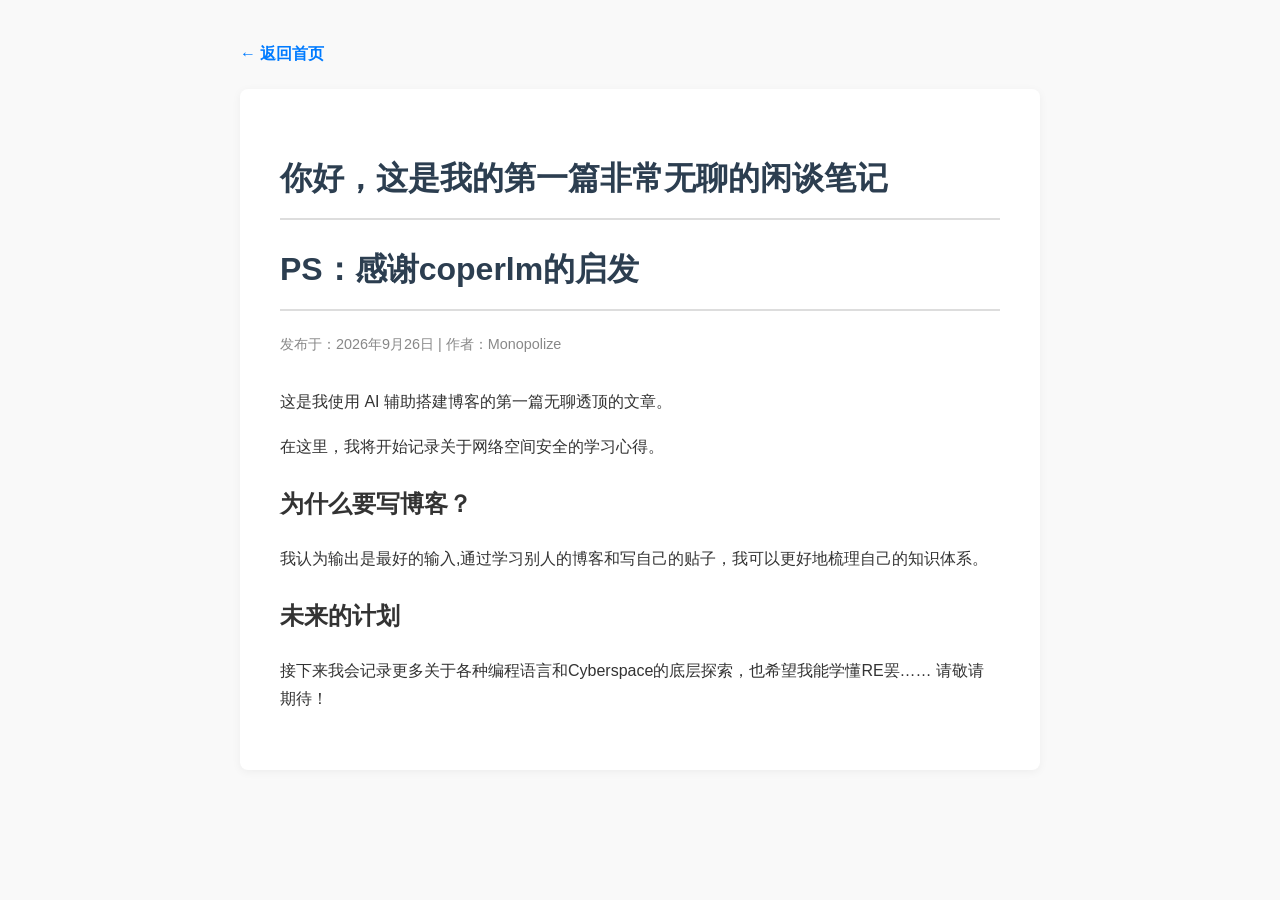
<file: posts/first-post.html>
<!DOCTYPE html>
<html lang="zh-CN">
<head>
    <meta charset="UTF-8">
    <title>我的第一篇博客文章</title>
    <style>
        /* 简单的样式，让文章看起来舒服点 */
        body { 
            font-family: "Microsoft YaHei", sans-serif; 
            max-width: 800px; 
            margin: 0 auto; 
            padding: 40px 20px; 
            line-height: 1.8; 
            color: #333; 
            background-color: #f9f9f9;
        }
        h1 { color: #2c3e50; border-bottom: 2px solid #ddd; padding-bottom: 10px; }
        .date { color: #888; font-size: 0.9em; margin-bottom: 30px; display: block; }
        .back-link { 
            display: inline-block; 
            margin-bottom: 20px; 
            text-decoration: none; 
            color: #007bff; 
            font-weight: bold;
        }
        .content { background: white; padding: 40px; border-radius: 8px; box-shadow: 0 2px 10px rgba(0,0,0,0.05); }
    </style>
</head>
<body>
    <!-- 返回按钮 -->
    <a href="../index.html" class="back-link">← 返回首页</a>
    
    <div class="content">
        <h1>你好，这是我的第一篇非常无聊的闲谈笔记
        <h1> PS：感谢coperlm的启发
        </h1>
        <span class="date">发布于：2026年9月26日 | 作者：Monopolize</span>
        
        <p>这是我使用 AI 辅助搭建博客的第一篇无聊透顶的文章。</p>
        <p>在这里，我将开始记录关于网络空间安全的学习心得。</p>
        
        <h2>为什么要写博客？</h2>
        <p>我认为输出是最好的输入,通过学习别人的博客和写自己的贴子，我可以更好地梳理自己的知识体系。</p>
        
        <h2>未来的计划</h2>
        <p>接下来我会记录更多关于各种编程语言和Cyberspace的底层探索，也希望我能学懂RE罢…… 请敬请期待！
        </p>
    </div>
</body>
</html>
</file>
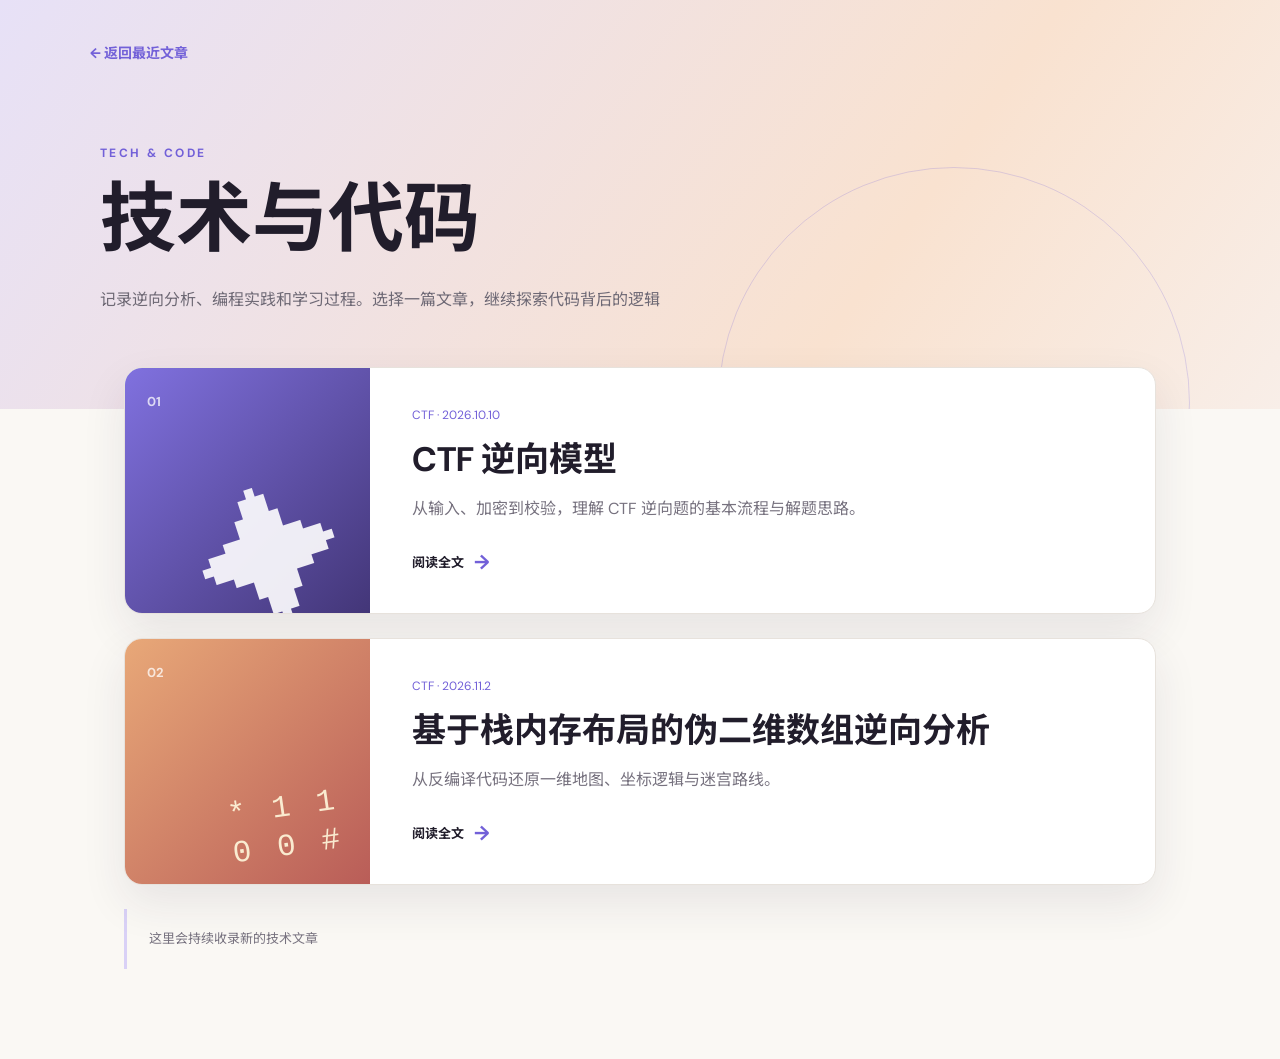
<file: posts/tech.html>
<!doctype html>
<html lang="zh-CN">
  <head>
    <meta charset="UTF-8" />
    <meta name="viewport" content="width=device-width, initial-scale=1.0" />
    <meta name="description" content="Monopolize 的技术文章目录" />
    <title>技术与代码 · Monopolize</title>
    <link rel="preconnect" href="https://fonts.googleapis.com" />
    <link rel="preconnect" href="https://fonts.gstatic.com" crossorigin />
    <link
      href="https://fonts.googleapis.com/css2?family=DM+Sans:wght@400;500;600;700&family=Noto+Sans+SC:wght@400;500;700;900&display=swap"
      rel="stylesheet"
    />
    <style>
      :root {
        --ink: #211d2b;
        --muted: #77727f;
        --cream: #faf8f4;
        --purple: #7260d8;
        --line: #e7e2dc;
      }

      * {
        box-sizing: border-box;
      }

      html {
        scroll-behavior: smooth;
      }

      body {
        min-height: 100vh;
        margin: 0;
        color: var(--ink);
        background: var(--cream);
        font-family: "DM Sans", "Noto Sans SC", sans-serif;
      }

      .page-header {
        position: relative;
        overflow: hidden;
        padding: 42px max(7vw, 24px) 94px;
        background: linear-gradient(125deg, #e7e1f7, #f9e2d0 68%, #f8eee8);
      }

      .page-header::after {
        position: absolute;
        right: 7%;
        bottom: -230px;
        width: 470px;
        height: 470px;
        border: 1px solid rgba(114, 96, 216, 0.22);
        border-radius: 50%;
        content: "";
      }

      .back-link {
        position: relative;
        z-index: 1;
        display: inline-flex;
        gap: 8px;
        align-items: center;
        color: var(--purple);
        font-size: 14px;
        font-weight: 700;
        text-decoration: none;
      }

      .heading {
        position: relative;
        z-index: 1;
        max-width: 1080px;
        margin: 82px auto 0;
      }

      .eyebrow {
        margin: 0 0 18px;
        color: var(--purple);
        font-size: 12px;
        font-weight: 700;
        letter-spacing: 0.2em;
      }

      h1 {
        margin: 0;
        font-size: clamp(42px, 7vw, 76px);
        line-height: 1.08;
        letter-spacing: 0;
      }

      .intro {
        max-width: 560px;
        margin: 24px 0 0;
        color: #6e6975;
        font-size: 16px;
        line-height: 1.9;
      }

      .article-area {
        position: relative;
        z-index: 2;
        max-width: 1080px;
        margin: -42px auto 90px;
        padding: 0 24px;
      }

      .article-card {
        display: grid;
        grid-template-columns: 245px 1fr;
        overflow: hidden;
        border: 1px solid var(--line);
        border-radius: 18px;
        background: #fff;
        box-shadow: 0 18px 45px rgba(42, 29, 66, 0.09);
        transition:
          transform 0.25s,
          box-shadow 0.25s;
      }

      .article-card:hover {
        transform: translateY(-6px);
        box-shadow: 0 22px 52px rgba(42, 29, 66, 0.14);
      }

      .article-list {
        display: grid;
        gap: 24px;
      }

      .card-visual {
        position: relative;
        min-height: 245px;
        overflow: hidden;
        padding: 22px;
        background: linear-gradient(135deg, #8071df, #433678);
      }

      .card-visual.maze-visual {
        background: linear-gradient(135deg, #e8a878, #b95d58);
      }

      .card-number {
        color: rgba(255, 255, 255, 0.75);
        font-size: 13px;
        font-weight: 700;
      }

      .symbol {
        position: absolute;
        right: 22px;
        bottom: -22px;
        color: rgba(255, 255, 255, 0.9);
        font-family: serif;
        font-size: 145px;
        line-height: 1;
        transform: rotate(-18deg);
      }

      .card-body {
        display: flex;
        flex-direction: column;
        justify-content: center;
        padding: 34px 42px;
      }

      .maze-glyph {
        position: absolute;
        right: 28px;
        bottom: 18px;
        color: rgba(255, 248, 221, 0.9);
        font-family: Consolas, monospace;
        font-size: 31px;
        letter-spacing: 0.12em;
        line-height: 1.25;
        transform: rotate(-8deg);
      }

      .card-meta {
        margin: 0 0 14px;
        color: var(--purple);
        font-size: 12px;
      }

      h2 {
        margin: 0 0 12px;
        font-size: clamp(24px, 4vw, 34px);
        line-height: 1.35;
      }

      .card-body p:not(.card-meta) {
        margin: 0;
        color: var(--muted);
        line-height: 1.8;
      }

      .read-link {
        display: inline-flex;
        gap: 10px;
        align-items: center;
        align-self: flex-start;
        margin-top: 25px;
        color: var(--ink);
        font-size: 13px;
        font-weight: 700;
        text-decoration: none;
      }

      .read-link span {
        color: var(--purple);
        font-size: 20px;
        transition: transform 0.2s;
      }

      .read-link:hover span {
        transform: translateX(4px);
      }

      .future-note {
        margin: 24px 0 0;
        padding: 18px 22px;
        border-left: 3px solid #d9d1f6;
        color: var(--muted);
        font-size: 13px;
        line-height: 1.8;
      }

      @media (max-width: 680px) {
        .page-header {
          padding-bottom: 76px;
        }

        .heading {
          margin-top: 64px;
        }

        .article-list .article-card {
          display: block;
        }

        .card-visual {
          min-height: 170px;
        }

        .card-body {
          padding: 28px 24px 32px;
        }
      }
    </style>
  </head>
  <body>
    <header class="page-header">
      <a class="back-link" href="../index.html#articles">← 返回最近文章</a>
      <div class="heading">
        <p class="eyebrow">TECH &amp; CODE</p>
        <h1>技术与代码</h1>
        <p class="intro">
          记录逆向分析、编程实践和学习过程。选择一篇文章，继续探索代码背后的逻辑
        </p>
      </div>
    </header>
    <main class="article-area">
      <div class="article-list">
        <article class="article-card">
          <div class="card-visual">
            <span class="card-number">01</span>
            <div class="symbol">✦</div>
          </div>
          <div class="card-body">
            <p class="card-meta">CTF · 2026.10.10</p>
            <h2>CTF 逆向模型</h2>
            <p>从输入、加密到校验，理解 CTF 逆向题的基本流程与解题思路。</p>
            <a class="read-link" href="ctf-reverse.html"
              >阅读全文 <span>→</span></a
            >
          </div>
        </article>

        <article class="article-card">
          <div class="card-visual maze-visual">
            <span class="card-number">02</span>
            <div class="maze-glyph">* 1 1<br />0 0 #</div>
          </div>
          <div class="card-body">
            <p class="card-meta">CTF · 2026.11.2</p>
            <h2>基于栈内存布局的伪二维数组逆向分析</h2>
            <p>从反编译代码还原一维地图、坐标逻辑与迷宫路线。</p>
            <a class="read-link" href="ctf-maze.html"
              >阅读全文 <span>→</span></a
            >
          </div>
        </article>
      </div>

      <p class="future-note">这里会持续收录新的技术文章</p>
    </main>
  </body>
</html>
</file>
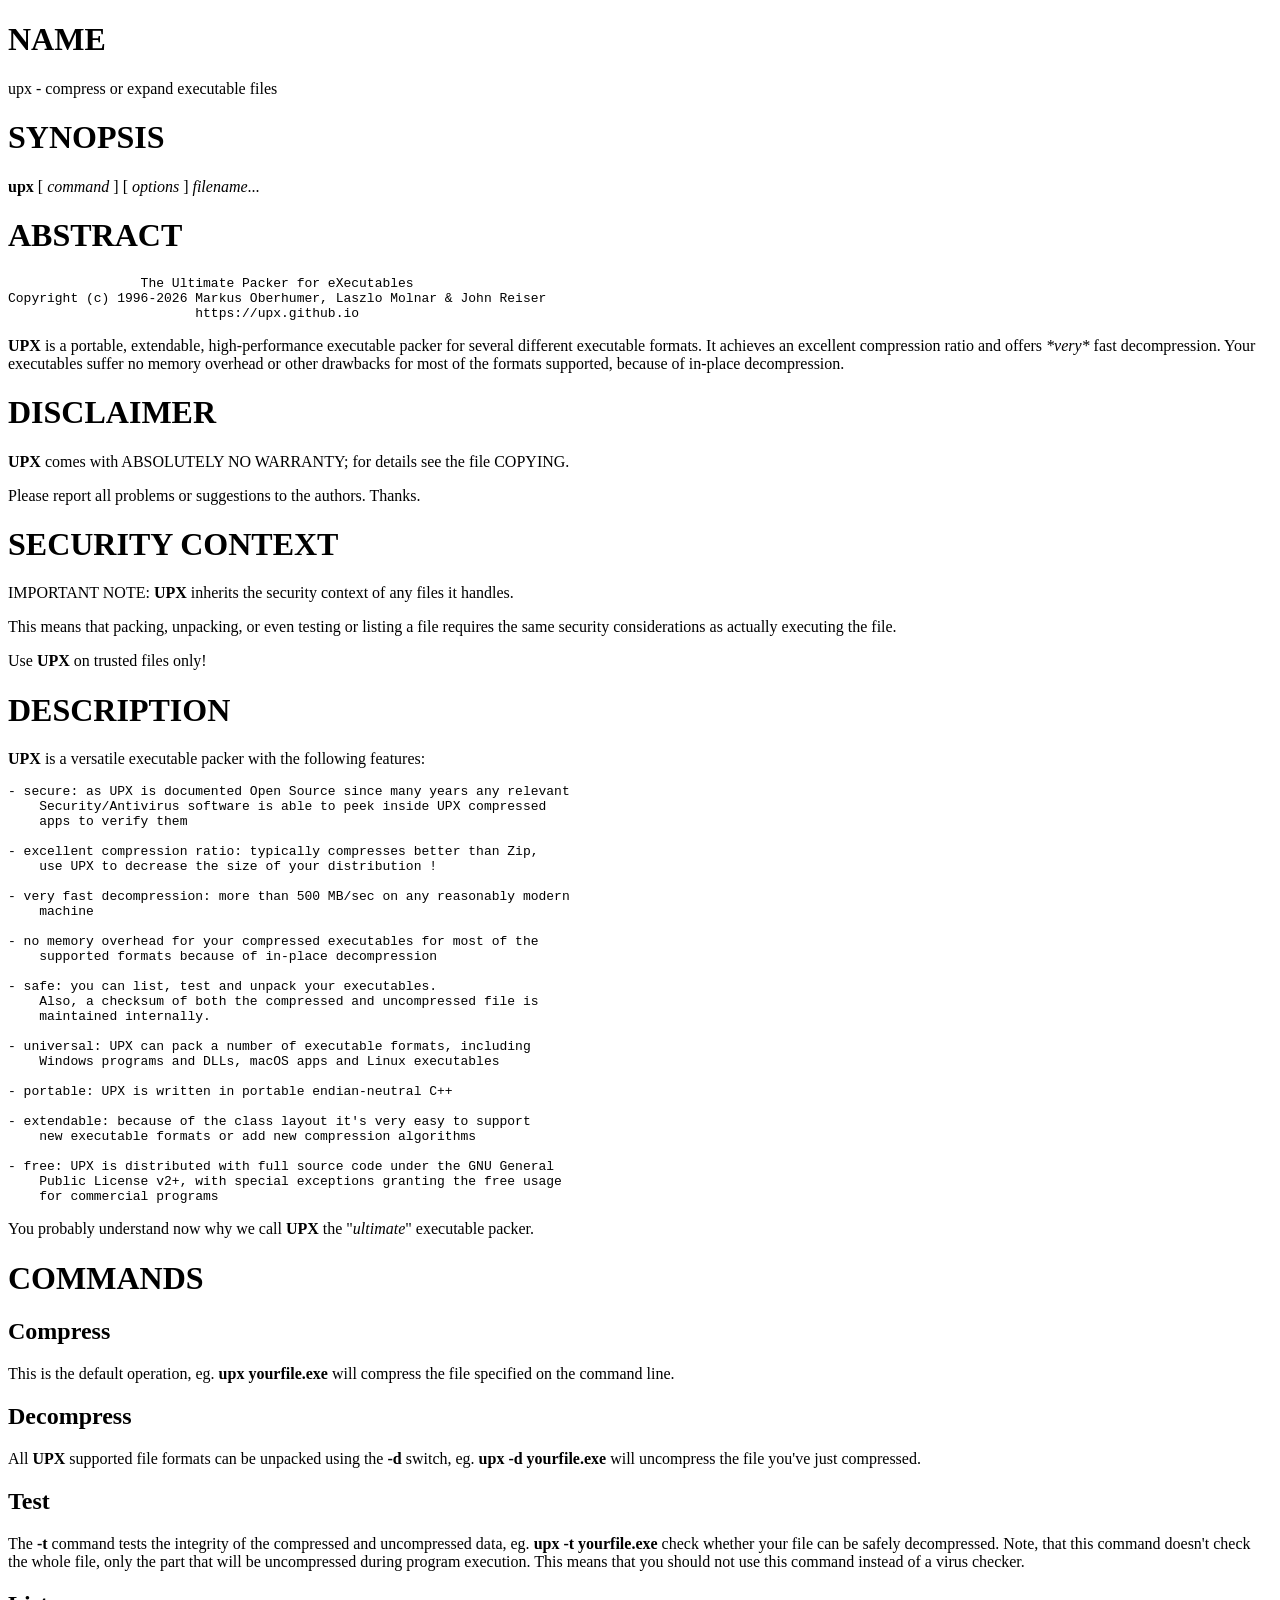
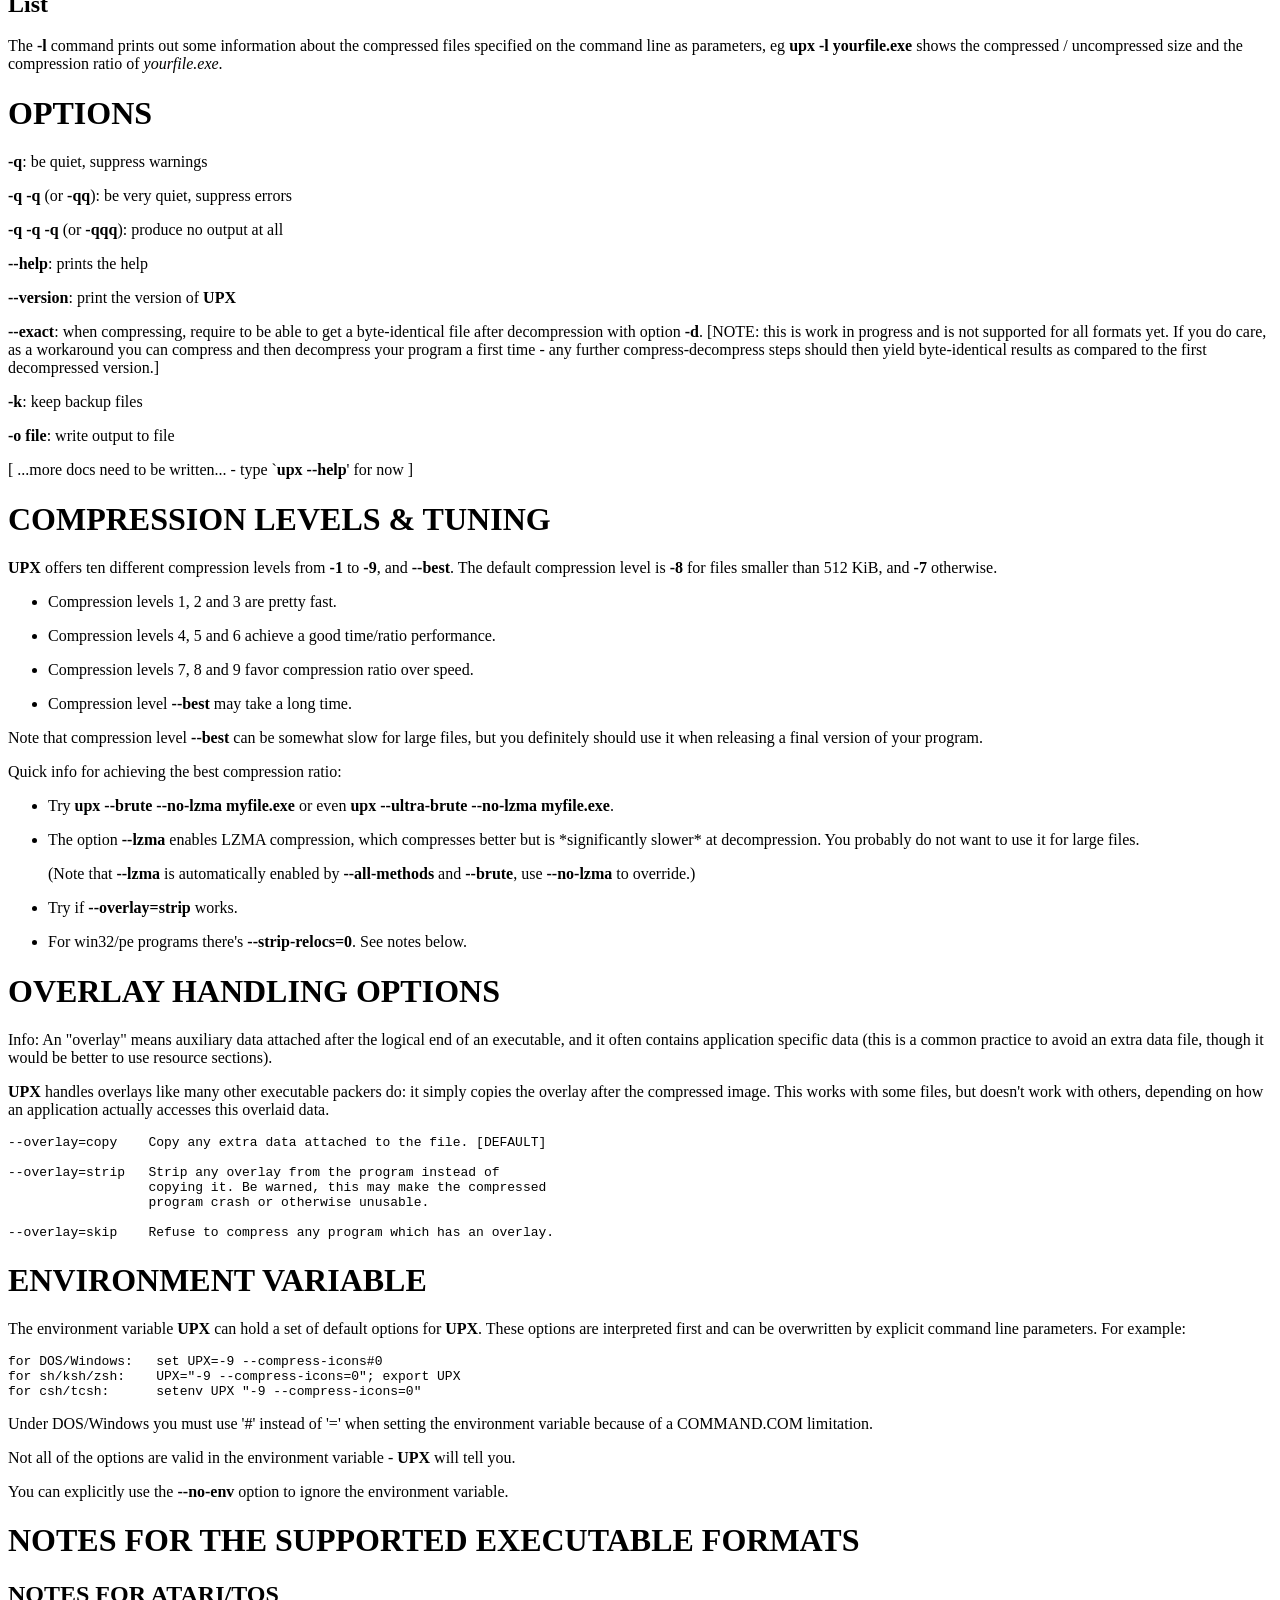
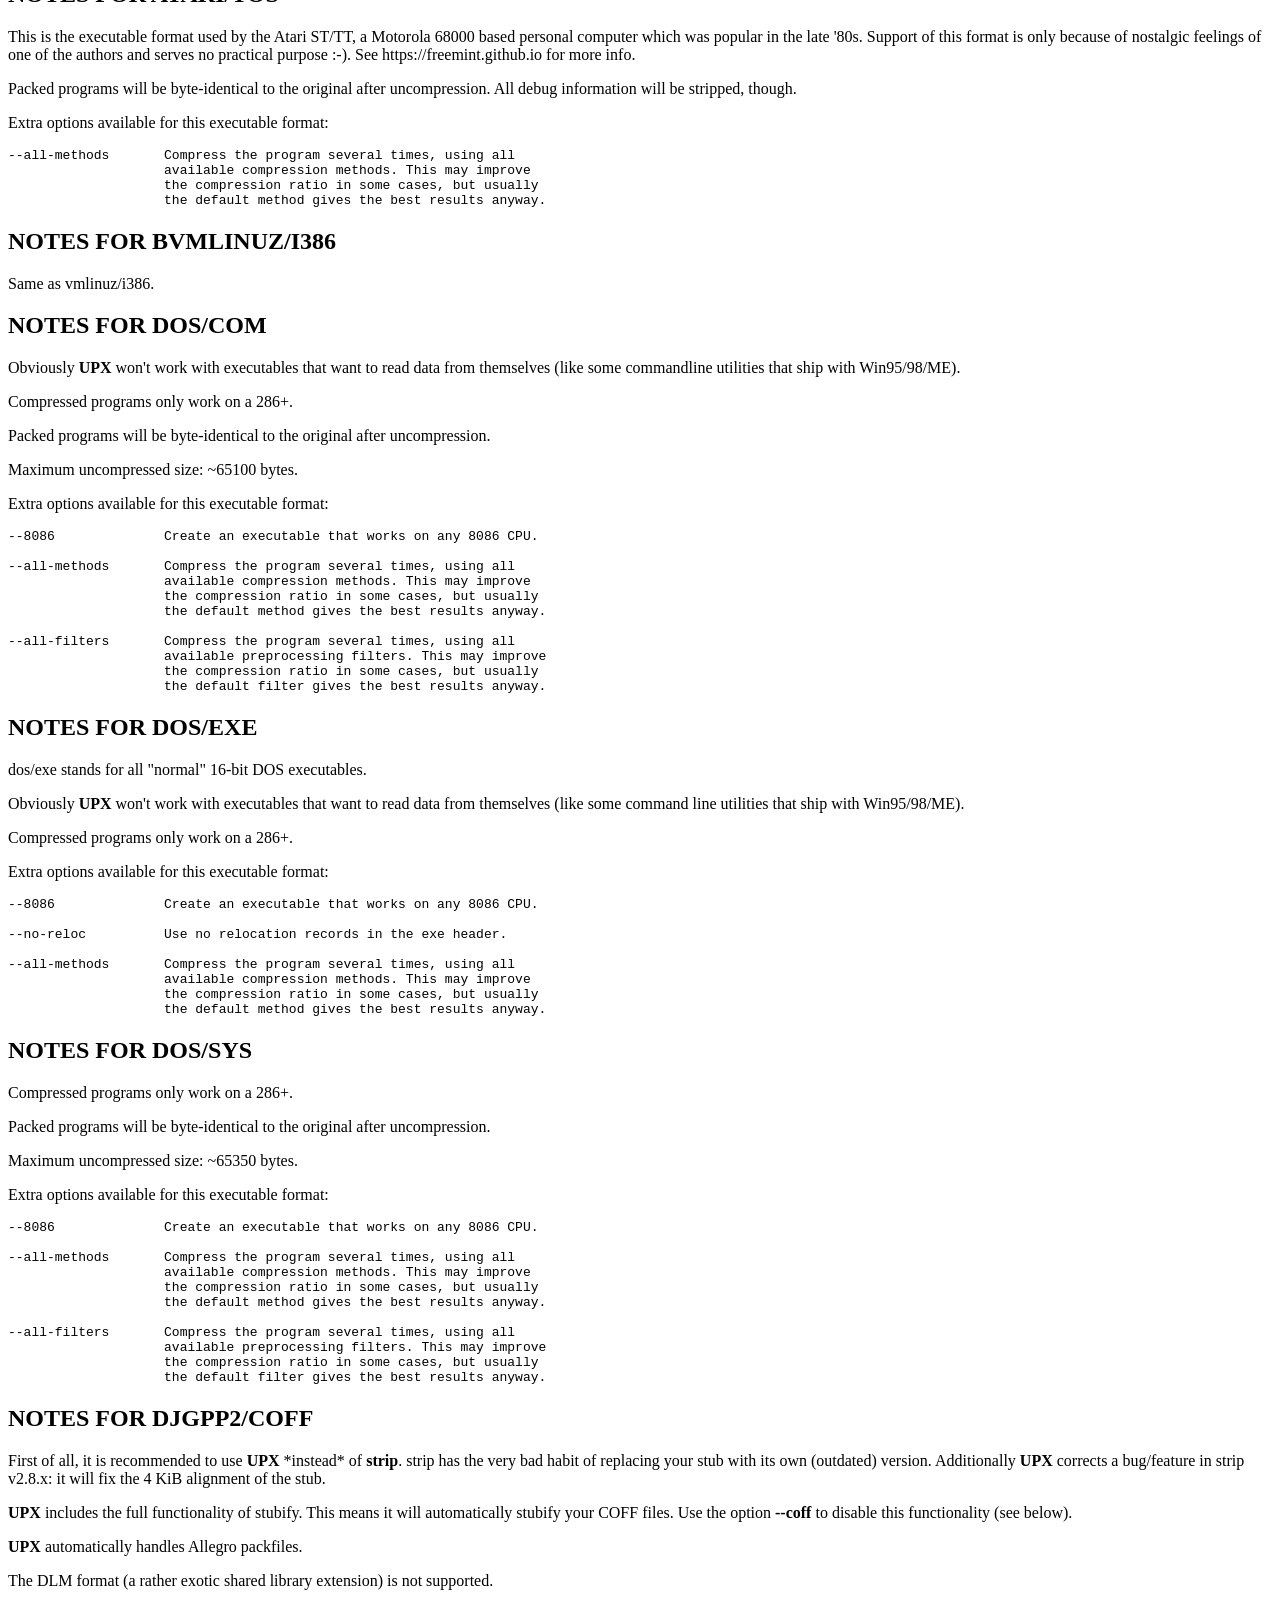
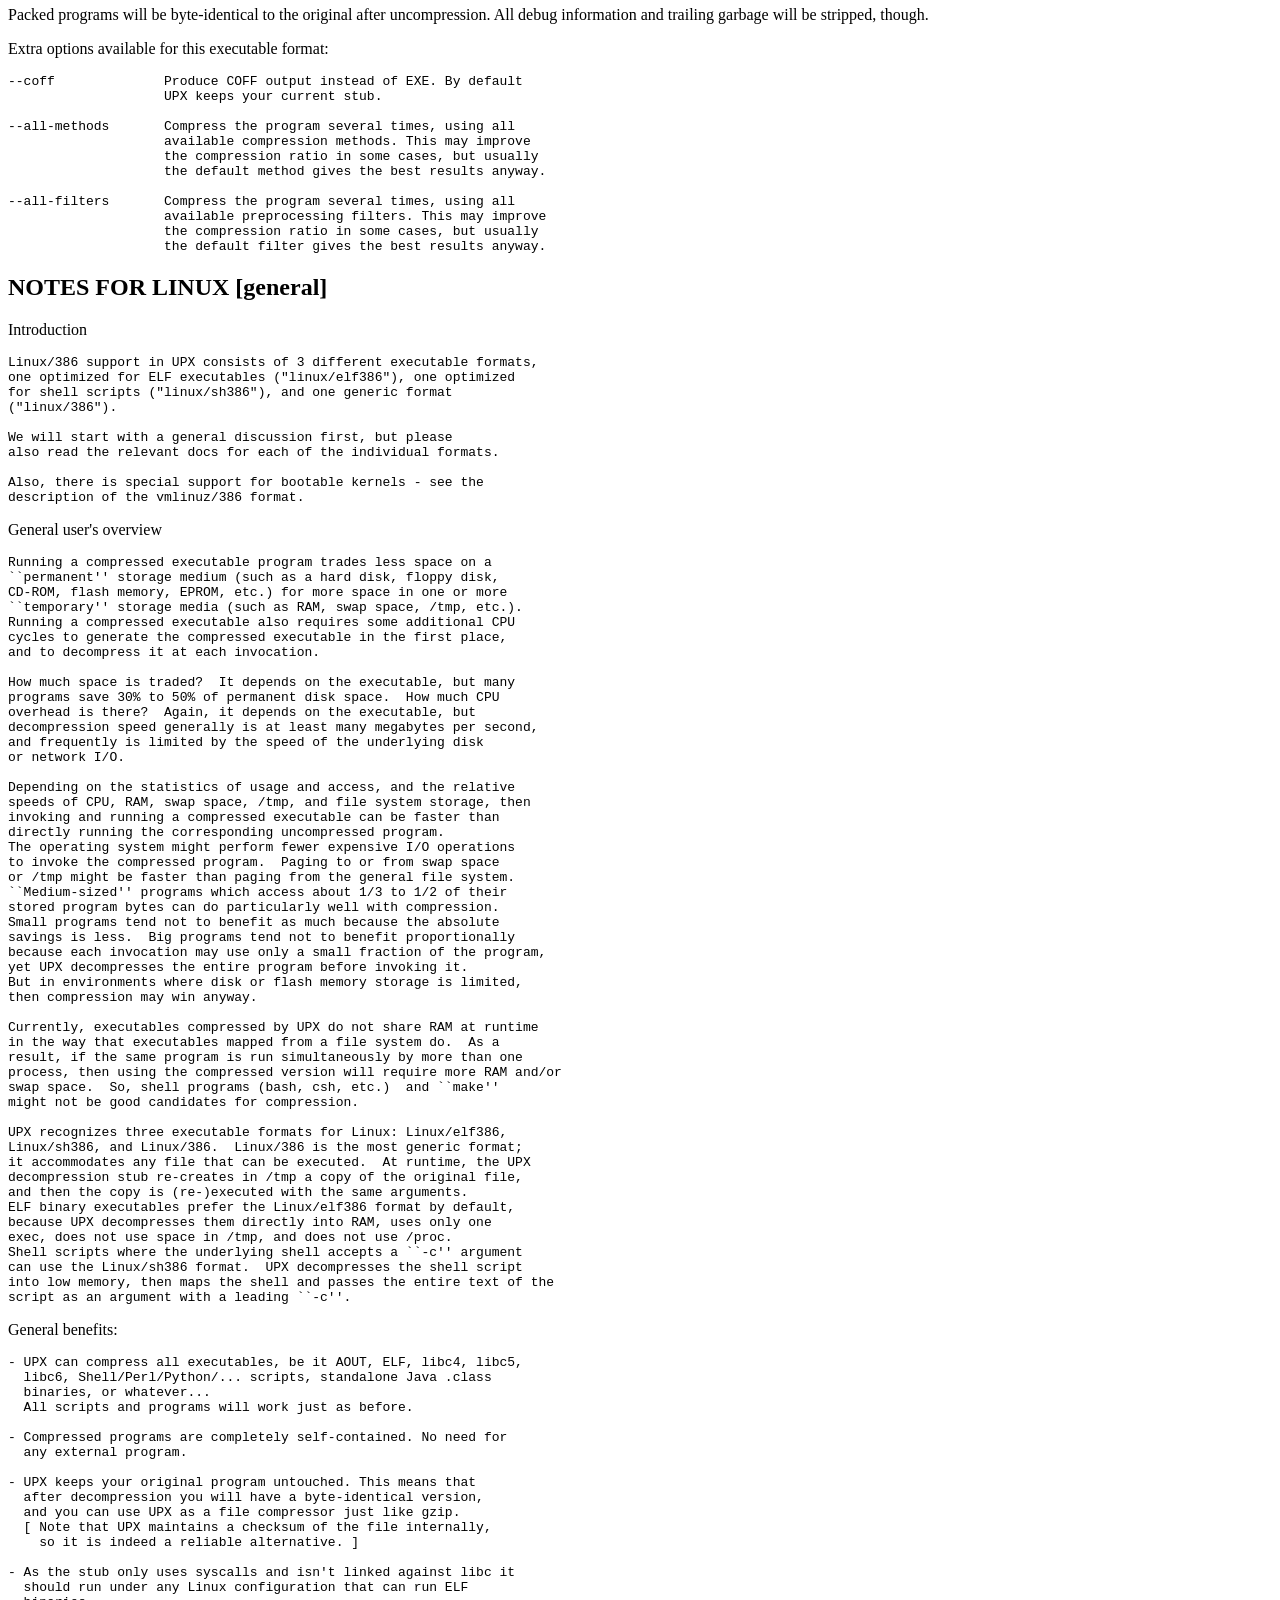
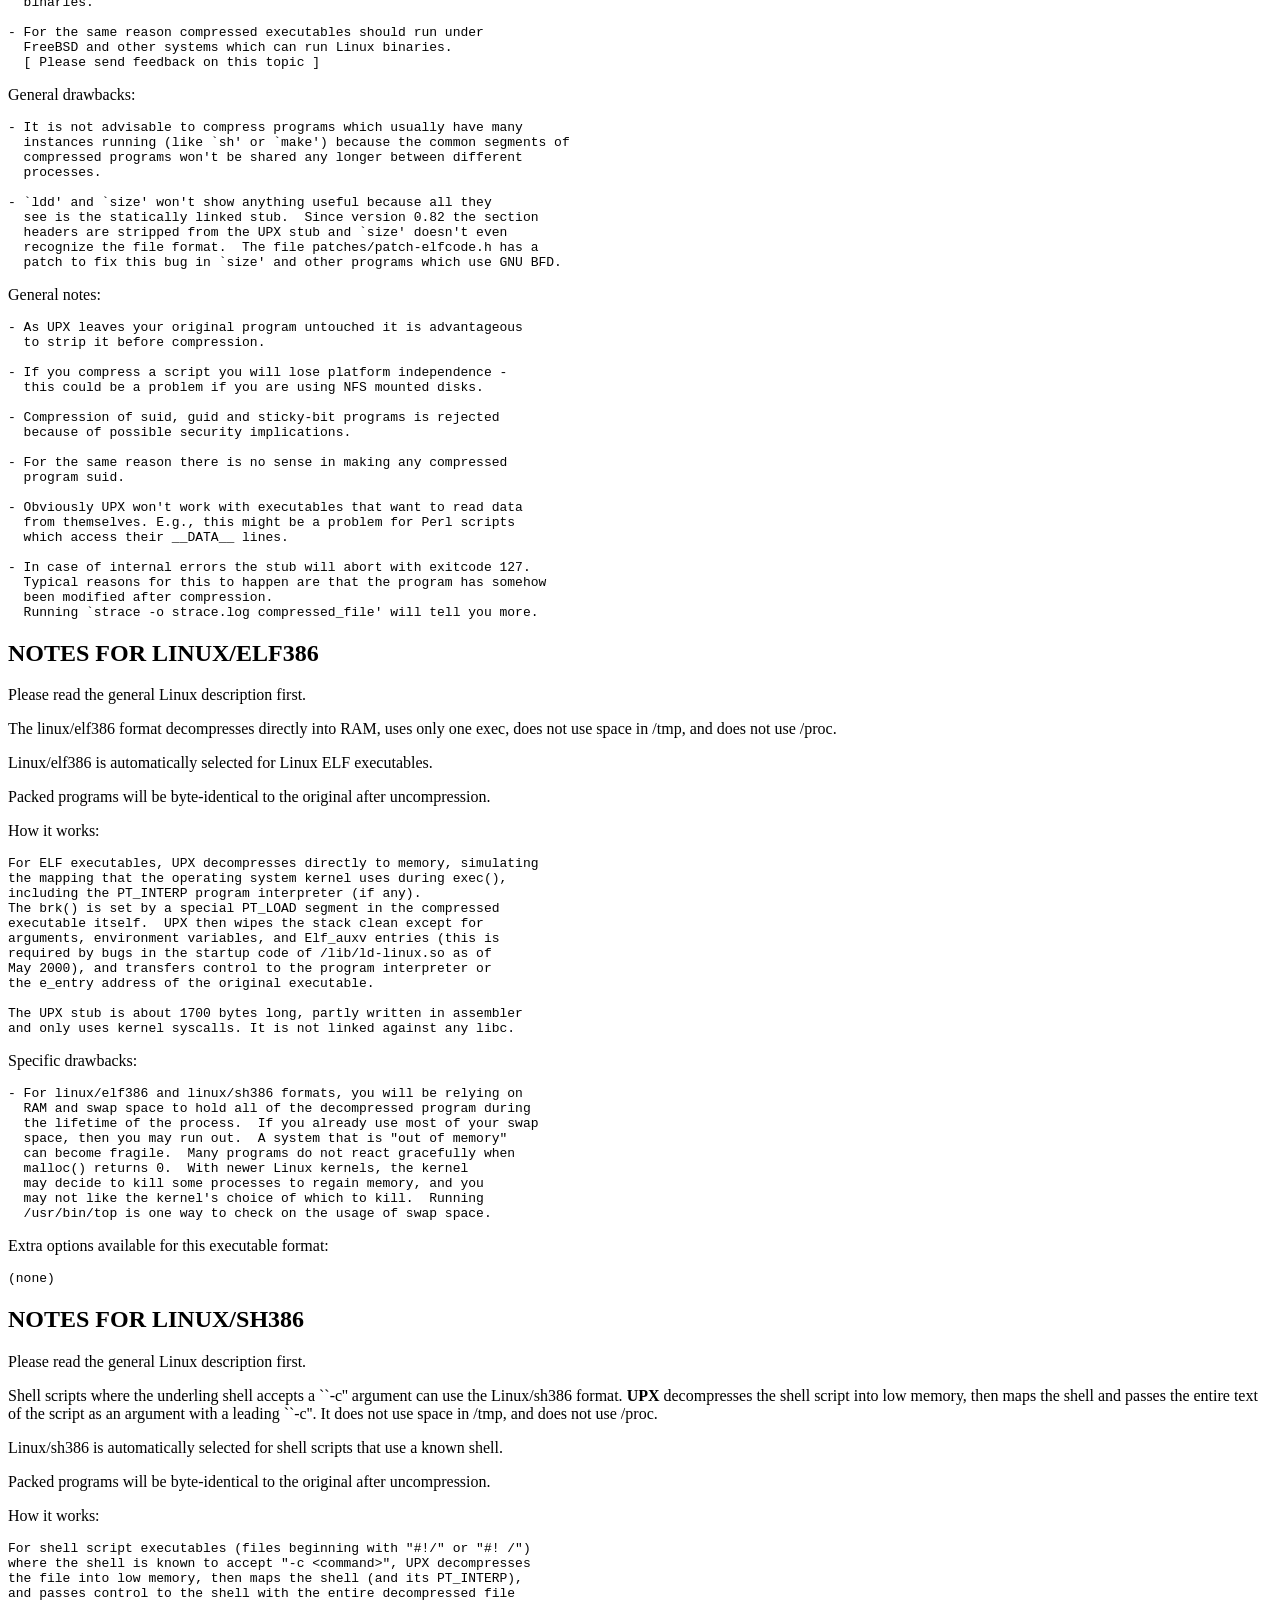
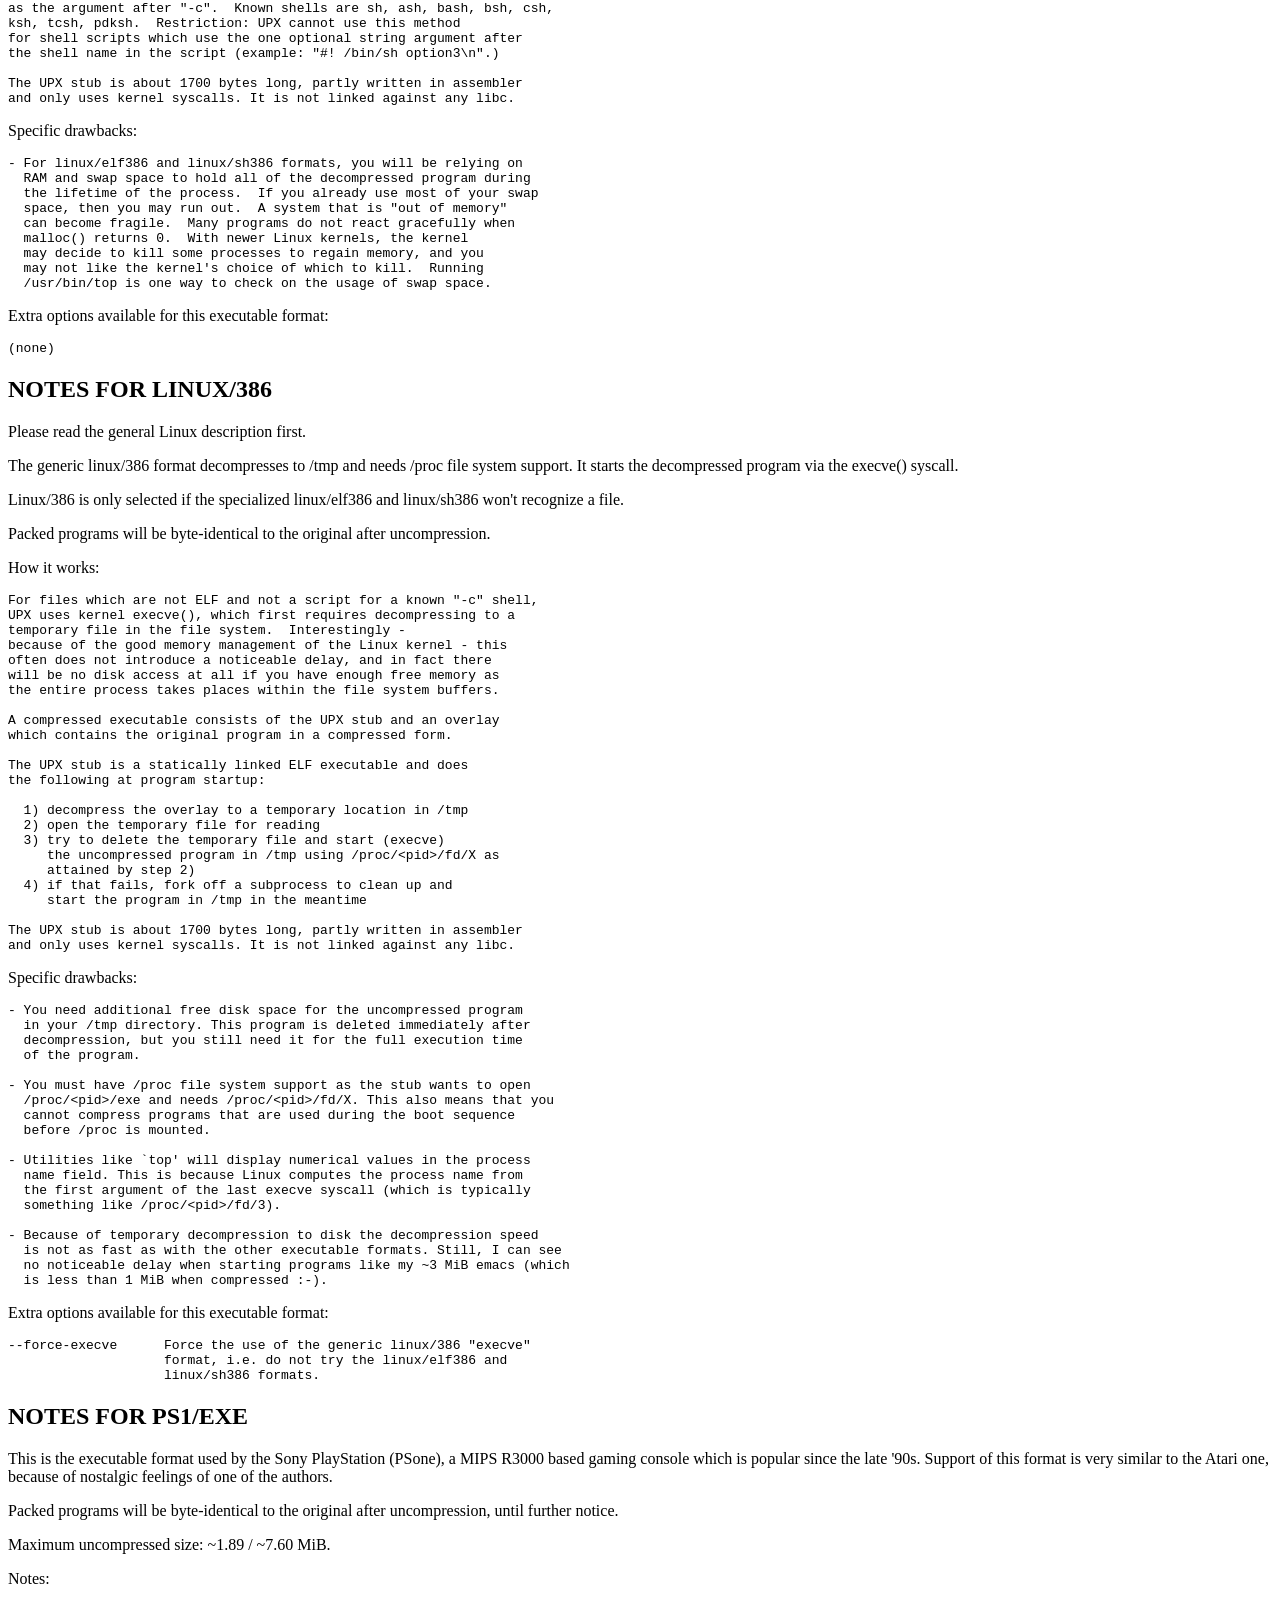
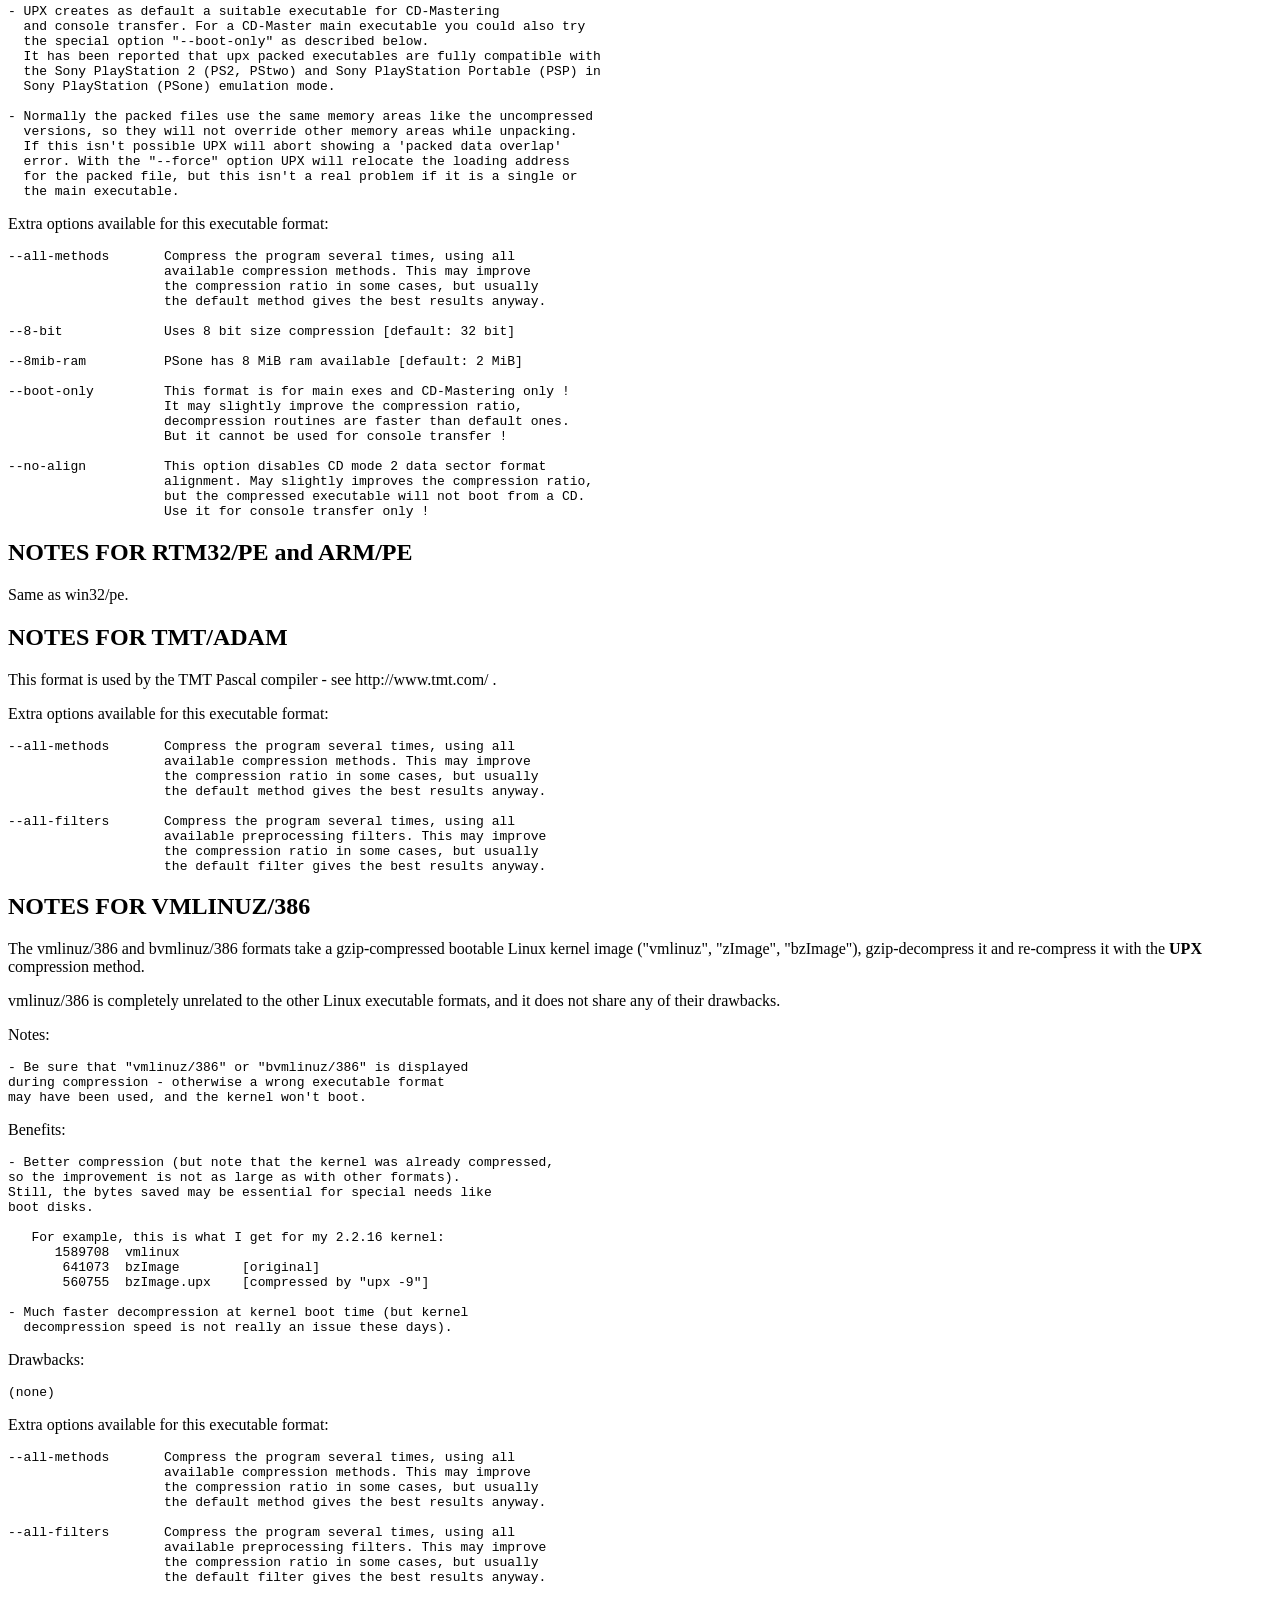
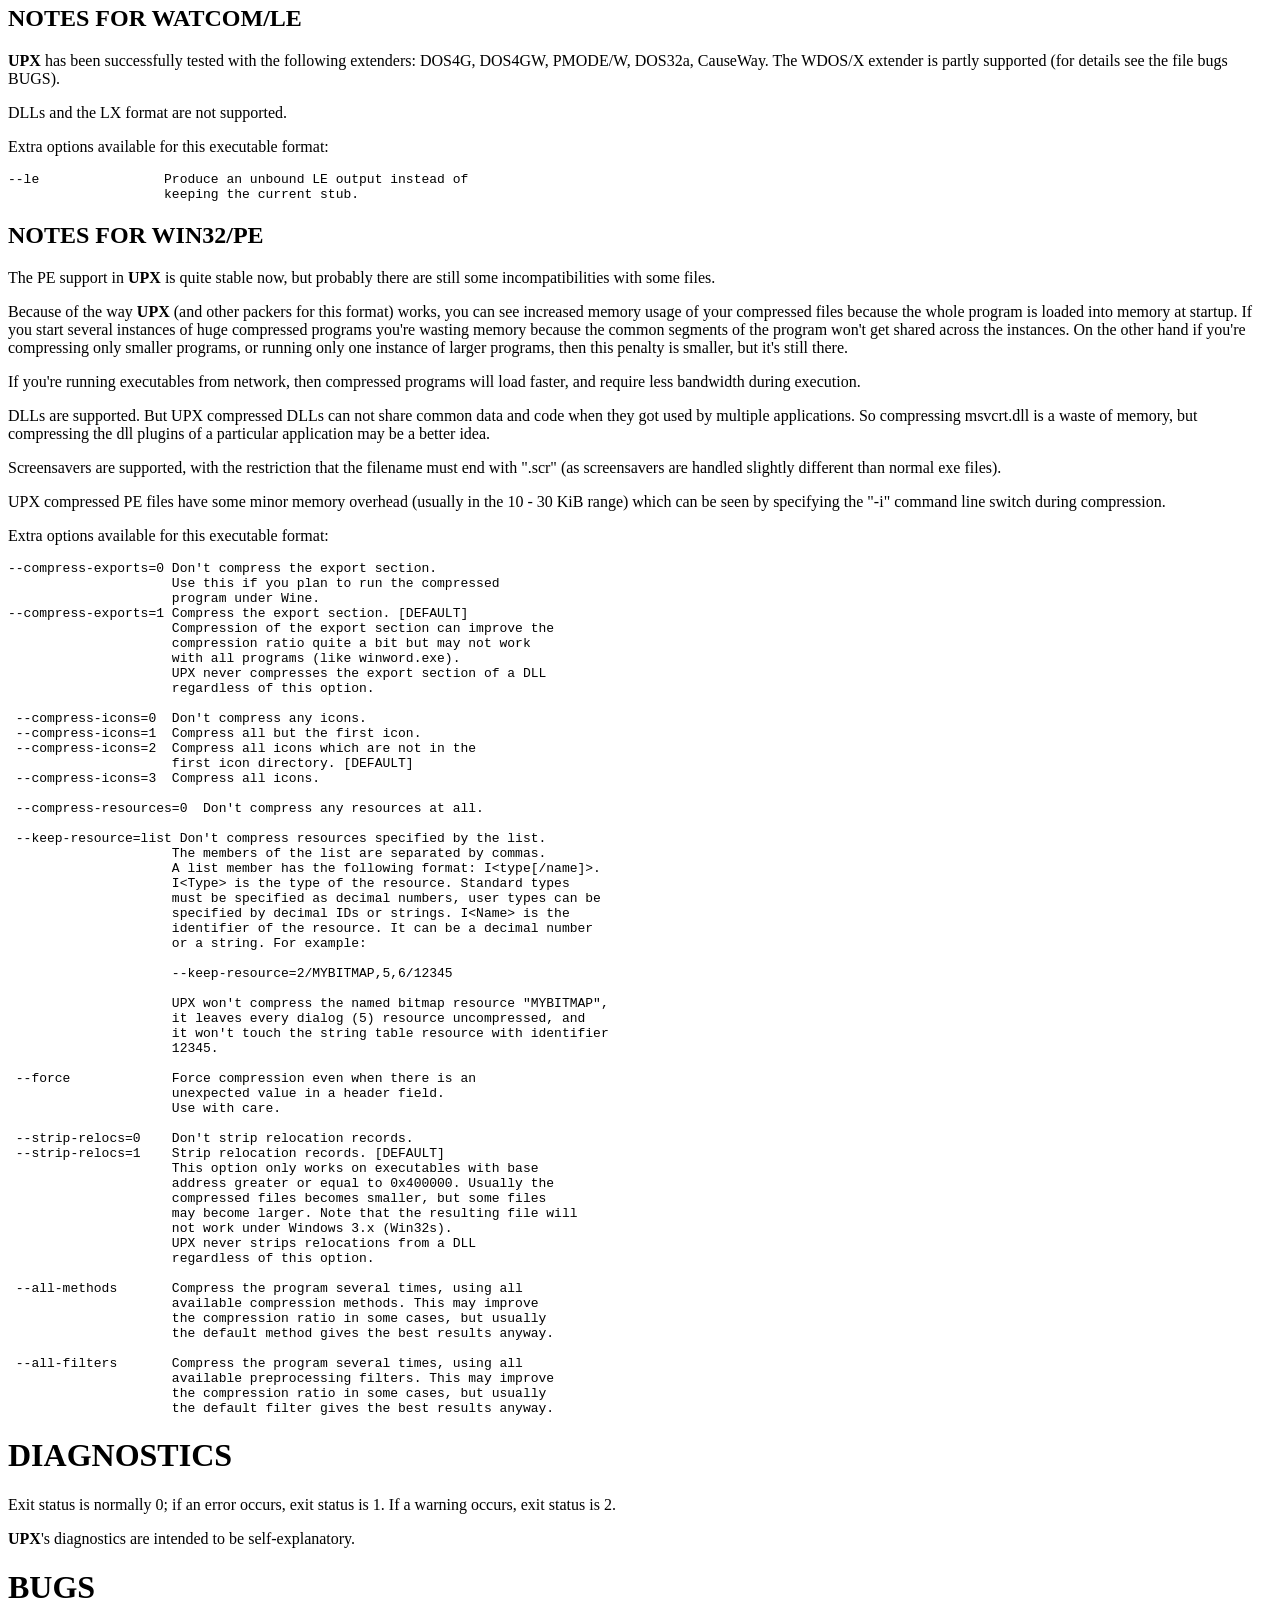
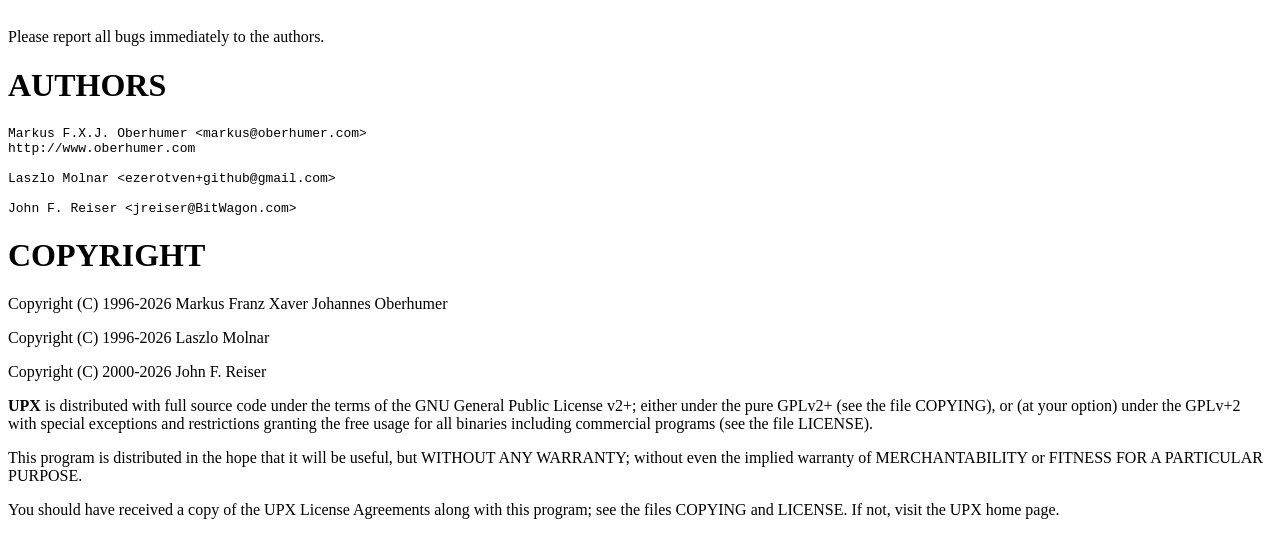
<file: .tmp_upx/upx-5.2.1-win64/upx-doc.html>
<?xml version="1.0" ?>
<!DOCTYPE html PUBLIC "-//W3C//DTD XHTML 1.0 Strict//EN" "http://www.w3.org/TR/xhtml1/DTD/xhtml1-strict.dtd">
<html xmlns="http://www.w3.org/1999/xhtml">
<head>
<title>upx - compress or expand executable files</title>
<meta http-equiv="content-type" content="text/html; charset=utf-8" />
<link rev="made" href="mailto:root@localhost" />
</head>

<body>



<h1 id="NAME">NAME</h1>

<p>upx - compress or expand executable files</p>

<h1 id="SYNOPSIS">SYNOPSIS</h1>

<p><b>upx</b> <span style="white-space: nowrap;">[ <i>command</i> ]</span> <span style="white-space: nowrap;">[ <i>options</i> ]</span> <i>filename</i>...</p>

<h1 id="ABSTRACT">ABSTRACT</h1>

<pre><code>                 The Ultimate Packer for eXecutables
Copyright (c) 1996-2026 Markus Oberhumer, Laszlo Molnar &amp; John Reiser
                        https://upx.github.io</code></pre>

<p><b>UPX</b> is a portable, extendable, high-performance executable packer for several different executable formats. It achieves an excellent compression ratio and offers <i>*very*</i> fast decompression. Your executables suffer no memory overhead or other drawbacks for most of the formats supported, because of in-place decompression.</p>

<h1 id="DISCLAIMER">DISCLAIMER</h1>

<p><b>UPX</b> comes with ABSOLUTELY NO WARRANTY; for details see the file COPYING.</p>

<p>Please report all problems or suggestions to the authors. Thanks.</p>

<h1 id="SECURITY-CONTEXT">SECURITY CONTEXT</h1>

<p>IMPORTANT NOTE: <b>UPX</b> inherits the security context of any files it handles.</p>

<p>This means that packing, unpacking, or even testing or listing a file requires the same security considerations as actually executing the file.</p>

<p>Use <b>UPX</b> on trusted files only!</p>

<h1 id="DESCRIPTION">DESCRIPTION</h1>

<p><b>UPX</b> is a versatile executable packer with the following features:</p>

<pre><code>- secure: as UPX is documented Open Source since many years any relevant
    Security/Antivirus software is able to peek inside UPX compressed
    apps to verify them

- excellent compression ratio: typically compresses better than Zip,
    use UPX to decrease the size of your distribution !

- very fast decompression: more than 500 MB/sec on any reasonably modern
    machine

- no memory overhead for your compressed executables for most of the
    supported formats because of in-place decompression

- safe: you can list, test and unpack your executables.
    Also, a checksum of both the compressed and uncompressed file is
    maintained internally.

- universal: UPX can pack a number of executable formats, including
    Windows programs and DLLs, macOS apps and Linux executables

- portable: UPX is written in portable endian-neutral C++

- extendable: because of the class layout it&#39;s very easy to support
    new executable formats or add new compression algorithms

- free: UPX is distributed with full source code under the GNU General
    Public License v2+, with special exceptions granting the free usage
    for commercial programs</code></pre>

<p>You probably understand now why we call <b>UPX</b> the &quot;<i>ultimate</i>&quot; executable packer.</p>

<h1 id="COMMANDS">COMMANDS</h1>

<h2 id="Compress">Compress</h2>

<p>This is the default operation, eg. <b>upx yourfile.exe</b> will compress the file specified on the command line.</p>

<h2 id="Decompress">Decompress</h2>

<p>All <b>UPX</b> supported file formats can be unpacked using the <b>-d</b> switch, eg. <b>upx -d yourfile.exe</b> will uncompress the file you&#39;ve just compressed.</p>

<h2 id="Test">Test</h2>

<p>The <b>-t</b> command tests the integrity of the compressed and uncompressed data, eg. <b>upx -t yourfile.exe</b> check whether your file can be safely decompressed. Note, that this command doesn&#39;t check the whole file, only the part that will be uncompressed during program execution. This means that you should not use this command instead of a virus checker.</p>

<h2 id="List">List</h2>

<p>The <b>-l</b> command prints out some information about the compressed files specified on the command line as parameters, eg <b>upx -l yourfile.exe</b> shows the compressed / uncompressed size and the compression ratio of <i>yourfile.exe</i>.</p>

<h1 id="OPTIONS">OPTIONS</h1>

<p><b>-q</b>: be quiet, suppress warnings</p>

<p><b>-q -q</b> (or <b>-qq</b>): be very quiet, suppress errors</p>

<p><b>-q -q -q</b> (or <b>-qqq</b>): produce no output at all</p>

<p><b>--help</b>: prints the help</p>

<p><b>--version</b>: print the version of <b>UPX</b></p>

<p><b>--exact</b>: when compressing, require to be able to get a byte-identical file after decompression with option <b>-d</b>. [NOTE: this is work in progress and is not supported for all formats yet. If you do care, as a workaround you can compress and then decompress your program a first time - any further compress-decompress steps should then yield byte-identical results as compared to the first decompressed version.]</p>

<p><b>-k</b>: keep backup files</p>

<p><b>-o file</b>: write output to file</p>

<p>[ ...more docs need to be written... - type `<b>upx --help</b>&#39; for now ]</p>

<h1 id="COMPRESSION-LEVELS-TUNING">COMPRESSION LEVELS &amp; TUNING</h1>

<p><b>UPX</b> offers ten different compression levels from <b>-1</b> to <b>-9</b>, and <b>--best</b>. The default compression level is <b>-8</b> for files smaller than 512 KiB, and <b>-7</b> otherwise.</p>

<ul>

<li><p>Compression levels 1, 2 and 3 are pretty fast.</p>

</li>
<li><p>Compression levels 4, 5 and 6 achieve a good time/ratio performance.</p>

</li>
<li><p>Compression levels 7, 8 and 9 favor compression ratio over speed.</p>

</li>
<li><p>Compression level <b>--best</b> may take a long time.</p>

</li>
</ul>

<p>Note that compression level <b>--best</b> can be somewhat slow for large files, but you definitely should use it when releasing a final version of your program.</p>

<p>Quick info for achieving the best compression ratio:</p>

<ul>

<li><p>Try <b>upx --brute --no-lzma myfile.exe</b> or even <b>upx --ultra-brute --no-lzma myfile.exe</b>.</p>

</li>
<li><p>The option <b>--lzma</b> enables LZMA compression, which compresses better but is *significantly slower* at decompression. You probably do not want to use it for large files.</p>

<p>(Note that <b>--lzma</b> is automatically enabled by <b>--all-methods</b> and <b>--brute</b>, use <b>--no-lzma</b> to override.)</p>

</li>
<li><p>Try if <b>--overlay=strip</b> works.</p>

</li>
<li><p>For win32/pe programs there&#39;s <b>--strip-relocs=0</b>. See notes below.</p>

</li>
</ul>

<h1 id="OVERLAY-HANDLING-OPTIONS">OVERLAY HANDLING OPTIONS</h1>

<p>Info: An &quot;overlay&quot; means auxiliary data attached after the logical end of an executable, and it often contains application specific data (this is a common practice to avoid an extra data file, though it would be better to use resource sections).</p>

<p><b>UPX</b> handles overlays like many other executable packers do: it simply copies the overlay after the compressed image. This works with some files, but doesn&#39;t work with others, depending on how an application actually accesses this overlaid data.</p>

<pre><code>--overlay=copy    Copy any extra data attached to the file. [DEFAULT]

--overlay=strip   Strip any overlay from the program instead of
                  copying it. Be warned, this may make the compressed
                  program crash or otherwise unusable.

--overlay=skip    Refuse to compress any program which has an overlay.</code></pre>

<h1 id="ENVIRONMENT-VARIABLE">ENVIRONMENT VARIABLE</h1>

<p>The environment variable <b>UPX</b> can hold a set of default options for <b>UPX</b>. These options are interpreted first and can be overwritten by explicit command line parameters. For example:</p>

<pre><code>for DOS/Windows:   set UPX=-9 --compress-icons#0
for sh/ksh/zsh:    UPX=&quot;-9 --compress-icons=0&quot;; export UPX
for csh/tcsh:      setenv UPX &quot;-9 --compress-icons=0&quot;</code></pre>

<p>Under DOS/Windows you must use &#39;#&#39; instead of &#39;=&#39; when setting the environment variable because of a COMMAND.COM limitation.</p>

<p>Not all of the options are valid in the environment variable - <b>UPX</b> will tell you.</p>

<p>You can explicitly use the <b>--no-env</b> option to ignore the environment variable.</p>

<h1 id="NOTES-FOR-THE-SUPPORTED-EXECUTABLE-FORMATS">NOTES FOR THE SUPPORTED EXECUTABLE FORMATS</h1>

<h2 id="NOTES-FOR-ATARI-TOS">NOTES FOR ATARI/TOS</h2>

<p>This is the executable format used by the Atari ST/TT, a Motorola 68000 based personal computer which was popular in the late &#39;80s. Support of this format is only because of nostalgic feelings of one of the authors and serves no practical purpose :-). See https://freemint.github.io for more info.</p>

<p>Packed programs will be byte-identical to the original after uncompression. All debug information will be stripped, though.</p>

<p>Extra options available for this executable format:</p>

<pre><code>--all-methods       Compress the program several times, using all
                    available compression methods. This may improve
                    the compression ratio in some cases, but usually
                    the default method gives the best results anyway.</code></pre>

<h2 id="NOTES-FOR-BVMLINUZ-I386">NOTES FOR BVMLINUZ/I386</h2>

<p>Same as vmlinuz/i386.</p>

<h2 id="NOTES-FOR-DOS-COM">NOTES FOR DOS/COM</h2>

<p>Obviously <b>UPX</b> won&#39;t work with executables that want to read data from themselves (like some commandline utilities that ship with Win95/98/ME).</p>

<p>Compressed programs only work on a 286+.</p>

<p>Packed programs will be byte-identical to the original after uncompression.</p>

<p>Maximum uncompressed size: ~65100 bytes.</p>

<p>Extra options available for this executable format:</p>

<pre><code>--8086              Create an executable that works on any 8086 CPU.

--all-methods       Compress the program several times, using all
                    available compression methods. This may improve
                    the compression ratio in some cases, but usually
                    the default method gives the best results anyway.

--all-filters       Compress the program several times, using all
                    available preprocessing filters. This may improve
                    the compression ratio in some cases, but usually
                    the default filter gives the best results anyway.</code></pre>

<h2 id="NOTES-FOR-DOS-EXE">NOTES FOR DOS/EXE</h2>

<p>dos/exe stands for all &quot;normal&quot; 16-bit DOS executables.</p>

<p>Obviously <b>UPX</b> won&#39;t work with executables that want to read data from themselves (like some command line utilities that ship with Win95/98/ME).</p>

<p>Compressed programs only work on a 286+.</p>

<p>Extra options available for this executable format:</p>

<pre><code>--8086              Create an executable that works on any 8086 CPU.

--no-reloc          Use no relocation records in the exe header.

--all-methods       Compress the program several times, using all
                    available compression methods. This may improve
                    the compression ratio in some cases, but usually
                    the default method gives the best results anyway.</code></pre>

<h2 id="NOTES-FOR-DOS-SYS">NOTES FOR DOS/SYS</h2>

<p>Compressed programs only work on a 286+.</p>

<p>Packed programs will be byte-identical to the original after uncompression.</p>

<p>Maximum uncompressed size: ~65350 bytes.</p>

<p>Extra options available for this executable format:</p>

<pre><code>--8086              Create an executable that works on any 8086 CPU.

--all-methods       Compress the program several times, using all
                    available compression methods. This may improve
                    the compression ratio in some cases, but usually
                    the default method gives the best results anyway.

--all-filters       Compress the program several times, using all
                    available preprocessing filters. This may improve
                    the compression ratio in some cases, but usually
                    the default filter gives the best results anyway.</code></pre>

<h2 id="NOTES-FOR-DJGPP2-COFF">NOTES FOR DJGPP2/COFF</h2>

<p>First of all, it is recommended to use <b>UPX</b> *instead* of <b>strip</b>. strip has the very bad habit of replacing your stub with its own (outdated) version. Additionally <b>UPX</b> corrects a bug/feature in strip v2.8.x: it will fix the 4 KiB alignment of the stub.</p>

<p><b>UPX</b> includes the full functionality of stubify. This means it will automatically stubify your COFF files. Use the option <b>--coff</b> to disable this functionality (see below).</p>

<p><b>UPX</b> automatically handles Allegro packfiles.</p>

<p>The DLM format (a rather exotic shared library extension) is not supported.</p>

<p>Packed programs will be byte-identical to the original after uncompression. All debug information and trailing garbage will be stripped, though.</p>

<p>Extra options available for this executable format:</p>

<pre><code>--coff              Produce COFF output instead of EXE. By default
                    UPX keeps your current stub.

--all-methods       Compress the program several times, using all
                    available compression methods. This may improve
                    the compression ratio in some cases, but usually
                    the default method gives the best results anyway.

--all-filters       Compress the program several times, using all
                    available preprocessing filters. This may improve
                    the compression ratio in some cases, but usually
                    the default filter gives the best results anyway.</code></pre>

<h2 id="NOTES-FOR-LINUX-general">NOTES FOR LINUX [general]</h2>

<p>Introduction</p>

<pre><code>Linux/386 support in UPX consists of 3 different executable formats,
one optimized for ELF executables (&quot;linux/elf386&quot;), one optimized
for shell scripts (&quot;linux/sh386&quot;), and one generic format
(&quot;linux/386&quot;).

We will start with a general discussion first, but please
also read the relevant docs for each of the individual formats.

Also, there is special support for bootable kernels - see the
description of the vmlinuz/386 format.</code></pre>

<p>General user&#39;s overview</p>

<pre><code>Running a compressed executable program trades less space on a
``permanent&#39;&#39; storage medium (such as a hard disk, floppy disk,
CD-ROM, flash memory, EPROM, etc.) for more space in one or more
``temporary&#39;&#39; storage media (such as RAM, swap space, /tmp, etc.).
Running a compressed executable also requires some additional CPU
cycles to generate the compressed executable in the first place,
and to decompress it at each invocation.

How much space is traded?  It depends on the executable, but many
programs save 30% to 50% of permanent disk space.  How much CPU
overhead is there?  Again, it depends on the executable, but
decompression speed generally is at least many megabytes per second,
and frequently is limited by the speed of the underlying disk
or network I/O.

Depending on the statistics of usage and access, and the relative
speeds of CPU, RAM, swap space, /tmp, and file system storage, then
invoking and running a compressed executable can be faster than
directly running the corresponding uncompressed program.
The operating system might perform fewer expensive I/O operations
to invoke the compressed program.  Paging to or from swap space
or /tmp might be faster than paging from the general file system.
``Medium-sized&#39;&#39; programs which access about 1/3 to 1/2 of their
stored program bytes can do particularly well with compression.
Small programs tend not to benefit as much because the absolute
savings is less.  Big programs tend not to benefit proportionally
because each invocation may use only a small fraction of the program,
yet UPX decompresses the entire program before invoking it.
But in environments where disk or flash memory storage is limited,
then compression may win anyway.

Currently, executables compressed by UPX do not share RAM at runtime
in the way that executables mapped from a file system do.  As a
result, if the same program is run simultaneously by more than one
process, then using the compressed version will require more RAM and/or
swap space.  So, shell programs (bash, csh, etc.)  and ``make&#39;&#39;
might not be good candidates for compression.

UPX recognizes three executable formats for Linux: Linux/elf386,
Linux/sh386, and Linux/386.  Linux/386 is the most generic format;
it accommodates any file that can be executed.  At runtime, the UPX
decompression stub re-creates in /tmp a copy of the original file,
and then the copy is (re-)executed with the same arguments.
ELF binary executables prefer the Linux/elf386 format by default,
because UPX decompresses them directly into RAM, uses only one
exec, does not use space in /tmp, and does not use /proc.
Shell scripts where the underlying shell accepts a ``-c&#39;&#39; argument
can use the Linux/sh386 format.  UPX decompresses the shell script
into low memory, then maps the shell and passes the entire text of the
script as an argument with a leading ``-c&#39;&#39;.</code></pre>

<p>General benefits:</p>

<pre><code>- UPX can compress all executables, be it AOUT, ELF, libc4, libc5,
  libc6, Shell/Perl/Python/... scripts, standalone Java .class
  binaries, or whatever...
  All scripts and programs will work just as before.

- Compressed programs are completely self-contained. No need for
  any external program.

- UPX keeps your original program untouched. This means that
  after decompression you will have a byte-identical version,
  and you can use UPX as a file compressor just like gzip.
  [ Note that UPX maintains a checksum of the file internally,
    so it is indeed a reliable alternative. ]

- As the stub only uses syscalls and isn&#39;t linked against libc it
  should run under any Linux configuration that can run ELF
  binaries.

- For the same reason compressed executables should run under
  FreeBSD and other systems which can run Linux binaries.
  [ Please send feedback on this topic ]</code></pre>

<p>General drawbacks:</p>

<pre><code>- It is not advisable to compress programs which usually have many
  instances running (like `sh&#39; or `make&#39;) because the common segments of
  compressed programs won&#39;t be shared any longer between different
  processes.

- `ldd&#39; and `size&#39; won&#39;t show anything useful because all they
  see is the statically linked stub.  Since version 0.82 the section
  headers are stripped from the UPX stub and `size&#39; doesn&#39;t even
  recognize the file format.  The file patches/patch-elfcode.h has a
  patch to fix this bug in `size&#39; and other programs which use GNU BFD.</code></pre>

<p>General notes:</p>

<pre><code>- As UPX leaves your original program untouched it is advantageous
  to strip it before compression.

- If you compress a script you will lose platform independence -
  this could be a problem if you are using NFS mounted disks.

- Compression of suid, guid and sticky-bit programs is rejected
  because of possible security implications.

- For the same reason there is no sense in making any compressed
  program suid.

- Obviously UPX won&#39;t work with executables that want to read data
  from themselves. E.g., this might be a problem for Perl scripts
  which access their __DATA__ lines.

- In case of internal errors the stub will abort with exitcode 127.
  Typical reasons for this to happen are that the program has somehow
  been modified after compression.
  Running `strace -o strace.log compressed_file&#39; will tell you more.</code></pre>

<h2 id="NOTES-FOR-LINUX-ELF386">NOTES FOR LINUX/ELF386</h2>

<p>Please read the general Linux description first.</p>

<p>The linux/elf386 format decompresses directly into RAM, uses only one exec, does not use space in /tmp, and does not use /proc.</p>

<p>Linux/elf386 is automatically selected for Linux ELF executables.</p>

<p>Packed programs will be byte-identical to the original after uncompression.</p>

<p>How it works:</p>

<pre><code>For ELF executables, UPX decompresses directly to memory, simulating
the mapping that the operating system kernel uses during exec(),
including the PT_INTERP program interpreter (if any).
The brk() is set by a special PT_LOAD segment in the compressed
executable itself.  UPX then wipes the stack clean except for
arguments, environment variables, and Elf_auxv entries (this is
required by bugs in the startup code of /lib/ld-linux.so as of
May 2000), and transfers control to the program interpreter or
the e_entry address of the original executable.

The UPX stub is about 1700 bytes long, partly written in assembler
and only uses kernel syscalls. It is not linked against any libc.</code></pre>

<p>Specific drawbacks:</p>

<pre><code>- For linux/elf386 and linux/sh386 formats, you will be relying on
  RAM and swap space to hold all of the decompressed program during
  the lifetime of the process.  If you already use most of your swap
  space, then you may run out.  A system that is &quot;out of memory&quot;
  can become fragile.  Many programs do not react gracefully when
  malloc() returns 0.  With newer Linux kernels, the kernel
  may decide to kill some processes to regain memory, and you
  may not like the kernel&#39;s choice of which to kill.  Running
  /usr/bin/top is one way to check on the usage of swap space.</code></pre>

<p>Extra options available for this executable format:</p>

<pre><code>(none)</code></pre>

<h2 id="NOTES-FOR-LINUX-SH386">NOTES FOR LINUX/SH386</h2>

<p>Please read the general Linux description first.</p>

<p>Shell scripts where the underling shell accepts a ``-c&#39;&#39; argument can use the Linux/sh386 format. <b>UPX</b> decompresses the shell script into low memory, then maps the shell and passes the entire text of the script as an argument with a leading ``-c&#39;&#39;. It does not use space in /tmp, and does not use /proc.</p>

<p>Linux/sh386 is automatically selected for shell scripts that use a known shell.</p>

<p>Packed programs will be byte-identical to the original after uncompression.</p>

<p>How it works:</p>

<pre><code>For shell script executables (files beginning with &quot;#!/&quot; or &quot;#! /&quot;)
where the shell is known to accept &quot;-c &lt;command&gt;&quot;, UPX decompresses
the file into low memory, then maps the shell (and its PT_INTERP),
and passes control to the shell with the entire decompressed file
as the argument after &quot;-c&quot;.  Known shells are sh, ash, bash, bsh, csh,
ksh, tcsh, pdksh.  Restriction: UPX cannot use this method
for shell scripts which use the one optional string argument after
the shell name in the script (example: &quot;#! /bin/sh option3\n&quot;.)

The UPX stub is about 1700 bytes long, partly written in assembler
and only uses kernel syscalls. It is not linked against any libc.</code></pre>

<p>Specific drawbacks:</p>

<pre><code>- For linux/elf386 and linux/sh386 formats, you will be relying on
  RAM and swap space to hold all of the decompressed program during
  the lifetime of the process.  If you already use most of your swap
  space, then you may run out.  A system that is &quot;out of memory&quot;
  can become fragile.  Many programs do not react gracefully when
  malloc() returns 0.  With newer Linux kernels, the kernel
  may decide to kill some processes to regain memory, and you
  may not like the kernel&#39;s choice of which to kill.  Running
  /usr/bin/top is one way to check on the usage of swap space.</code></pre>

<p>Extra options available for this executable format:</p>

<pre><code>(none)</code></pre>

<h2 id="NOTES-FOR-LINUX-386">NOTES FOR LINUX/386</h2>

<p>Please read the general Linux description first.</p>

<p>The generic linux/386 format decompresses to /tmp and needs /proc file system support. It starts the decompressed program via the execve() syscall.</p>

<p>Linux/386 is only selected if the specialized linux/elf386 and linux/sh386 won&#39;t recognize a file.</p>

<p>Packed programs will be byte-identical to the original after uncompression.</p>

<p>How it works:</p>

<pre><code>For files which are not ELF and not a script for a known &quot;-c&quot; shell,
UPX uses kernel execve(), which first requires decompressing to a
temporary file in the file system.  Interestingly -
because of the good memory management of the Linux kernel - this
often does not introduce a noticeable delay, and in fact there
will be no disk access at all if you have enough free memory as
the entire process takes places within the file system buffers.

A compressed executable consists of the UPX stub and an overlay
which contains the original program in a compressed form.

The UPX stub is a statically linked ELF executable and does
the following at program startup:

  1) decompress the overlay to a temporary location in /tmp
  2) open the temporary file for reading
  3) try to delete the temporary file and start (execve)
     the uncompressed program in /tmp using /proc/&lt;pid&gt;/fd/X as
     attained by step 2)
  4) if that fails, fork off a subprocess to clean up and
     start the program in /tmp in the meantime

The UPX stub is about 1700 bytes long, partly written in assembler
and only uses kernel syscalls. It is not linked against any libc.</code></pre>

<p>Specific drawbacks:</p>

<pre><code>- You need additional free disk space for the uncompressed program
  in your /tmp directory. This program is deleted immediately after
  decompression, but you still need it for the full execution time
  of the program.

- You must have /proc file system support as the stub wants to open
  /proc/&lt;pid&gt;/exe and needs /proc/&lt;pid&gt;/fd/X. This also means that you
  cannot compress programs that are used during the boot sequence
  before /proc is mounted.

- Utilities like `top&#39; will display numerical values in the process
  name field. This is because Linux computes the process name from
  the first argument of the last execve syscall (which is typically
  something like /proc/&lt;pid&gt;/fd/3).

- Because of temporary decompression to disk the decompression speed
  is not as fast as with the other executable formats. Still, I can see
  no noticeable delay when starting programs like my ~3 MiB emacs (which
  is less than 1 MiB when compressed :-).</code></pre>

<p>Extra options available for this executable format:</p>

<pre><code>--force-execve      Force the use of the generic linux/386 &quot;execve&quot;
                    format, i.e. do not try the linux/elf386 and
                    linux/sh386 formats.</code></pre>

<h2 id="NOTES-FOR-PS1-EXE">NOTES FOR PS1/EXE</h2>

<p>This is the executable format used by the Sony PlayStation (PSone), a MIPS R3000 based gaming console which is popular since the late &#39;90s. Support of this format is very similar to the Atari one, because of nostalgic feelings of one of the authors.</p>

<p>Packed programs will be byte-identical to the original after uncompression, until further notice.</p>

<p>Maximum uncompressed size: ~1.89 / ~7.60 MiB.</p>

<p>Notes:</p>

<pre><code>- UPX creates as default a suitable executable for CD-Mastering
  and console transfer. For a CD-Master main executable you could also try
  the special option &quot;--boot-only&quot; as described below.
  It has been reported that upx packed executables are fully compatible with
  the Sony PlayStation 2 (PS2, PStwo) and Sony PlayStation Portable (PSP) in
  Sony PlayStation (PSone) emulation mode.

- Normally the packed files use the same memory areas like the uncompressed
  versions, so they will not override other memory areas while unpacking.
  If this isn&#39;t possible UPX will abort showing a &#39;packed data overlap&#39;
  error. With the &quot;--force&quot; option UPX will relocate the loading address
  for the packed file, but this isn&#39;t a real problem if it is a single or
  the main executable.</code></pre>

<p>Extra options available for this executable format:</p>

<pre><code>--all-methods       Compress the program several times, using all
                    available compression methods. This may improve
                    the compression ratio in some cases, but usually
                    the default method gives the best results anyway.

--8-bit             Uses 8 bit size compression [default: 32 bit]

--8mib-ram          PSone has 8 MiB ram available [default: 2 MiB]

--boot-only         This format is for main exes and CD-Mastering only !
                    It may slightly improve the compression ratio,
                    decompression routines are faster than default ones.
                    But it cannot be used for console transfer !

--no-align          This option disables CD mode 2 data sector format
                    alignment. May slightly improves the compression ratio,
                    but the compressed executable will not boot from a CD.
                    Use it for console transfer only !</code></pre>

<h2 id="NOTES-FOR-RTM32-PE-and-ARM-PE">NOTES FOR RTM32/PE and ARM/PE</h2>

<p>Same as win32/pe.</p>

<h2 id="NOTES-FOR-TMT-ADAM">NOTES FOR TMT/ADAM</h2>

<p>This format is used by the TMT Pascal compiler - see http://www.tmt.com/ .</p>

<p>Extra options available for this executable format:</p>

<pre><code>--all-methods       Compress the program several times, using all
                    available compression methods. This may improve
                    the compression ratio in some cases, but usually
                    the default method gives the best results anyway.

--all-filters       Compress the program several times, using all
                    available preprocessing filters. This may improve
                    the compression ratio in some cases, but usually
                    the default filter gives the best results anyway.</code></pre>

<h2 id="NOTES-FOR-VMLINUZ-386">NOTES FOR VMLINUZ/386</h2>

<p>The vmlinuz/386 and bvmlinuz/386 formats take a gzip-compressed bootable Linux kernel image (&quot;vmlinuz&quot;, &quot;zImage&quot;, &quot;bzImage&quot;), gzip-decompress it and re-compress it with the <b>UPX</b> compression method.</p>

<p>vmlinuz/386 is completely unrelated to the other Linux executable formats, and it does not share any of their drawbacks.</p>

<p>Notes:</p>

<pre><code>- Be sure that &quot;vmlinuz/386&quot; or &quot;bvmlinuz/386&quot; is displayed
during compression - otherwise a wrong executable format
may have been used, and the kernel won&#39;t boot.</code></pre>

<p>Benefits:</p>

<pre><code>- Better compression (but note that the kernel was already compressed,
so the improvement is not as large as with other formats).
Still, the bytes saved may be essential for special needs like
boot disks.

   For example, this is what I get for my 2.2.16 kernel:
      1589708  vmlinux
       641073  bzImage        [original]
       560755  bzImage.upx    [compressed by &quot;upx -9&quot;]

- Much faster decompression at kernel boot time (but kernel
  decompression speed is not really an issue these days).</code></pre>

<p>Drawbacks:</p>

<pre><code>(none)</code></pre>

<p>Extra options available for this executable format:</p>

<pre><code>--all-methods       Compress the program several times, using all
                    available compression methods. This may improve
                    the compression ratio in some cases, but usually
                    the default method gives the best results anyway.

--all-filters       Compress the program several times, using all
                    available preprocessing filters. This may improve
                    the compression ratio in some cases, but usually
                    the default filter gives the best results anyway.</code></pre>

<h2 id="NOTES-FOR-WATCOM-LE">NOTES FOR WATCOM/LE</h2>

<p><b>UPX</b> has been successfully tested with the following extenders: DOS4G, DOS4GW, PMODE/W, DOS32a, CauseWay. The WDOS/X extender is partly supported (for details see the file bugs BUGS).</p>

<p>DLLs and the LX format are not supported.</p>

<p>Extra options available for this executable format:</p>

<pre><code>--le                Produce an unbound LE output instead of
                    keeping the current stub.</code></pre>

<h2 id="NOTES-FOR-WIN32-PE">NOTES FOR WIN32/PE</h2>

<p>The PE support in <b>UPX</b> is quite stable now, but probably there are still some incompatibilities with some files.</p>

<p>Because of the way <b>UPX</b> (and other packers for this format) works, you can see increased memory usage of your compressed files because the whole program is loaded into memory at startup. If you start several instances of huge compressed programs you&#39;re wasting memory because the common segments of the program won&#39;t get shared across the instances. On the other hand if you&#39;re compressing only smaller programs, or running only one instance of larger programs, then this penalty is smaller, but it&#39;s still there.</p>

<p>If you&#39;re running executables from network, then compressed programs will load faster, and require less bandwidth during execution.</p>

<p>DLLs are supported. But UPX compressed DLLs can not share common data and code when they got used by multiple applications. So compressing msvcrt.dll is a waste of memory, but compressing the dll plugins of a particular application may be a better idea.</p>

<p>Screensavers are supported, with the restriction that the filename must end with &quot;.scr&quot; (as screensavers are handled slightly different than normal exe files).</p>

<p>UPX compressed PE files have some minor memory overhead (usually in the 10 - 30 KiB range) which can be seen by specifying the &quot;-i&quot; command line switch during compression.</p>

<p>Extra options available for this executable format:</p>

<pre><code>--compress-exports=0 Don&#39;t compress the export section.
                     Use this if you plan to run the compressed
                     program under Wine.
--compress-exports=1 Compress the export section. [DEFAULT]
                     Compression of the export section can improve the
                     compression ratio quite a bit but may not work
                     with all programs (like winword.exe).
                     UPX never compresses the export section of a DLL
                     regardless of this option.

 --compress-icons=0  Don&#39;t compress any icons.
 --compress-icons=1  Compress all but the first icon.
 --compress-icons=2  Compress all icons which are not in the
                     first icon directory. [DEFAULT]
 --compress-icons=3  Compress all icons.

 --compress-resources=0  Don&#39;t compress any resources at all.

 --keep-resource=list Don&#39;t compress resources specified by the list.
                     The members of the list are separated by commas.
                     A list member has the following format: I&lt;type[/name]&gt;.
                     I&lt;Type&gt; is the type of the resource. Standard types
                     must be specified as decimal numbers, user types can be
                     specified by decimal IDs or strings. I&lt;Name&gt; is the
                     identifier of the resource. It can be a decimal number
                     or a string. For example:

                     --keep-resource=2/MYBITMAP,5,6/12345

                     UPX won&#39;t compress the named bitmap resource &quot;MYBITMAP&quot;,
                     it leaves every dialog (5) resource uncompressed, and
                     it won&#39;t touch the string table resource with identifier
                     12345.

 --force             Force compression even when there is an
                     unexpected value in a header field.
                     Use with care.

 --strip-relocs=0    Don&#39;t strip relocation records.
 --strip-relocs=1    Strip relocation records. [DEFAULT]
                     This option only works on executables with base
                     address greater or equal to 0x400000. Usually the
                     compressed files becomes smaller, but some files
                     may become larger. Note that the resulting file will
                     not work under Windows 3.x (Win32s).
                     UPX never strips relocations from a DLL
                     regardless of this option.

 --all-methods       Compress the program several times, using all
                     available compression methods. This may improve
                     the compression ratio in some cases, but usually
                     the default method gives the best results anyway.

 --all-filters       Compress the program several times, using all
                     available preprocessing filters. This may improve
                     the compression ratio in some cases, but usually
                     the default filter gives the best results anyway.</code></pre>

<h1 id="DIAGNOSTICS">DIAGNOSTICS</h1>

<p>Exit status is normally 0; if an error occurs, exit status is 1. If a warning occurs, exit status is 2.</p>

<p><b>UPX</b>&#39;s diagnostics are intended to be self-explanatory.</p>

<h1 id="BUGS">BUGS</h1>

<p>Please report all bugs immediately to the authors.</p>

<h1 id="AUTHORS">AUTHORS</h1>

<pre><code>Markus F.X.J. Oberhumer &lt;markus@oberhumer.com&gt;
http://www.oberhumer.com

Laszlo Molnar &lt;ezerotven+github@gmail.com&gt;

John F. Reiser &lt;jreiser@BitWagon.com&gt;</code></pre>

<h1 id="COPYRIGHT">COPYRIGHT</h1>

<p>Copyright (C) 1996-2026 Markus Franz Xaver Johannes Oberhumer</p>

<p>Copyright (C) 1996-2026 Laszlo Molnar</p>

<p>Copyright (C) 2000-2026 John F. Reiser</p>

<p><b>UPX</b> is distributed with full source code under the terms of the GNU General Public License v2+; either under the pure GPLv2+ (see the file COPYING), or (at your option) under the GPLv+2 with special exceptions and restrictions granting the free usage for all binaries including commercial programs (see the file LICENSE).</p>

<p>This program is distributed in the hope that it will be useful, but WITHOUT ANY WARRANTY; without even the implied warranty of MERCHANTABILITY or FITNESS FOR A PARTICULAR PURPOSE.</p>

<p>You should have received a copy of the UPX License Agreements along with this program; see the files COPYING and LICENSE. If not, visit the UPX home page.</p>


</body>

</html>
</file>
<file: styles.css>
:root {
  --ink: #211d2b;
  --muted: #77727f;
  --cream: #faf8f4;
  --purple: #7260d8;
  --lavender: #e9e5fb;
  --line: #e7e2dc;
}
* {
  box-sizing: border-box;
}
html {
  scroll-behavior: smooth;
}
body {
  margin: 0;
  background: var(--cream);
  color: var(--ink);
  font-family: "DM Sans", "Noto Sans SC", sans-serif;
}
a {
  color: inherit;
  text-decoration: none;
}
.site-header {
  height: 76px;
  padding: 0 max(6vw, 32px);
  display: flex;
  align-items: center;
  justify-content: space-between;
  background: rgba(250, 248, 244, 0.82);
  backdrop-filter: blur(15px);
  position: fixed;
  top: 0;
  left: 0;
  right: 0;
  z-index: 5;
  border-bottom: 1px solid rgba(255, 255, 255, 0.3);
}
.brand {
  display: flex;
  align-items: center;
  gap: 11px;
  font-size: 18px;
  font-weight: 700;
  letter-spacing: -0.03em;
}
.brand-mark {
  width: 36px;
  height: 36px;
  border-radius: 50%;
  display: block;
  object-fit: cover;
  object-position: center;
  image-rendering: auto;
  box-shadow: 0 2px 8px rgba(33, 29, 43, 0.16);
}
.desktop-nav {
  display: flex;
  align-items: center; /* 强制垂直居中，解决高低不平 */
  justify-content: center; /* 水平居中 */
  gap: 24px; /* 间距 */
  color: #85808b;
  font-size: 16px;
  flex-wrap: nowrap; /* 强制不换行 */
}

/* 统一所有链接和按钮的样式 */
.desktop-nav a,
.desktop-nav button,
.desktop-nav .nav-link {
  margin: 0 !important; /* 清除所有外边距 */
  padding: 0 !important; /* 清除内边距，防止撑开高度 */
  line-height: 1; /* 锁定行高 */
  text-decoration: none;
  color: inherit; /* 继承父级颜色 */
  display: inline-flex; /* 内部也使用 Flex 对齐 */
  align-items: center;
  white-space: nowrap; /* 禁止文字换行 */
}

.desktop-nav a:hover,
.desktop-nav .active {
  color: var(--ink);
}
.desktop-nav a:hover,
.desktop-nav .active {
  color: var(--ink);
}
.desktop-nav .active:after {
  content: "";
  display: block;
  width: 5px;
  height: 5px;
  background: var(--purple);
  border-radius: 50%;
  margin: 7px auto 0;
}
.menu-toggle {
  display: none;
  border: 0;
  background: none;
  font-size: 24px;
}
.hero {
  min-height: 710px;
  padding: 170px max(10vw, 40px) 90px;
  position: relative;
  overflow: hidden;
  background: linear-gradient(120deg, #e7e1f7 0%, #f9e2d0 48%, #f8eee8 100%);
}
.hero:after {
  content: "";
  position: absolute;
  inset: 0;
  background: linear-gradient(
    90deg,
    rgba(255, 255, 255, 0.35),
    transparent 70%
  );
  pointer-events: none;
}
.hero-copy {
  max-width: 620px;
  position: relative;
  z-index: 1;
}
.eyebrow {
  color: var(--purple);
  font-size: 11px;
  font-weight: 700;
  letter-spacing: 0.18em;
  margin: 0 0 20px;
}
.hero h1 {
  font-size: clamp(42px, 6vw, 78px);
  line-height: 1.12;
  letter-spacing: -0.065em;
  margin: 0 0 25px;
  font-weight: 900;
}
.hero h1 em,
.category-intro h2 em {
  color: var(--purple);
  font-style: normal;
}
.hero-description {
  max-width: 425px;
  color: #6e6975;
  line-height: 1.9;
  font-size: 15px;
  margin-bottom: 34px;
}
.primary-button,
.outline-button {
  display: inline-flex;
  align-items: center;
  gap: 20px;
  border-radius: 99px;
  padding: 15px 22px;
  background: var(--ink);
  color: #fff;
  font-size: 13px;
  transition: 0.25s;
}
.primary-button:hover {
  transform: translateY(-3px);
  background: var(--purple);
}
.primary-button span,
.outline-button span {
  font-size: 20px;
  line-height: 10px;
}
.hero-orbit {
  position: absolute;
  border: 1px solid rgba(114, 96, 216, 0.25);
  border-radius: 50%;
  z-index: 0;
}
.orbit-large {
  width: 570px;
  height: 570px;
  right: 6%;
  top: 100px;
}
.orbit-small {
  width: 300px;
  height: 300px;
  right: 18%;
  top: 235px;
  background: rgba(255, 255, 255, 0.2);
}
.hero-orbit:after {
  content: "✦";
  position: absolute;
  color: #fff;
  font-size: 42px;
  right: 7%;
  top: 6%;
  text-shadow: 0 0 30px #fff;
}
.glow-one,
.glow-two {
  position: absolute;
  border-radius: 50%;
  filter: blur(5px);
}
.glow-one {
  width: 360px;
  height: 360px;
  background: #b5a6ed;
  opacity: 0.28;
  right: 15%;
  top: 170px;
}
.glow-two {
  width: 240px;
  height: 240px;
  background: #f2a77d;
  opacity: 0.23;
  right: 3%;
  bottom: -80px;
}
.scroll-hint {
  position: absolute;
  bottom: 32px;
  left: max(10vw, 40px);
  font-size: 11px;
  letter-spacing: 0.1em;
  color: #8b8494;
  display: flex;
  gap: 10px;
  align-items: center;
}
.scroll-hint span {
  width: 28px;
  height: 1px;
  background: var(--purple);
}
.content-section {
  max-width: 1180px;
  margin: auto;
  padding: 110px 32px;
}
.section-heading {
  display: flex;
  align-items: end;
  justify-content: space-between;
  margin-bottom: 45px;
}
.section-heading h2,
.category-intro h2 {
  font-size: 43px;
  letter-spacing: -0.06em;
  margin: 0;
}
.text-link {
  font-size: 13px;
  color: var(--muted);
}
.text-link span {
  color: var(--purple);
  font-size: 20px;
  margin-left: 8px;
}
.article-grid {
  display: grid;
  grid-template-columns: repeat(3, 1fr);
  gap: 23px;
}
.article-card {
  background: #fff;
  border-radius: 18px;
  overflow: hidden;
  border: 1px solid #eee9e4;
  transition: 0.3s;
}
.article-card:hover {
  transform: translateY(-7px);
  box-shadow: 0 16px 35px rgba(42, 29, 66, 0.09);
}
.card-visual {
  height: 200px;
  padding: 20px;
  position: relative;
  overflow: hidden;
}
.card-visual > span {
  font-size: 12px;
  font-weight: 700;
  color: rgba(255, 255, 255, 0.7);
}
.visual-purple {
  background: linear-gradient(135deg, #8071df, #433678);
}
.visual-orange {
  background: linear-gradient(135deg, #f1b27f, #db725c);
}
.visual-blue {
  background: linear-gradient(135deg, #9cc9d9, #55729a);
}
.visual-symbol {
  font-family: serif;
  color: rgba(255, 255, 255, 0.9);
  font-size: 132px;
  line-height: 1;
  position: absolute;
  right: 27px;
  bottom: -18px;
  transform: rotate(-18deg);
}
.card-content {
  padding: 24px;
}
.card-meta {
  font-size: 11px;
  color: var(--purple);
  margin: 0 0 15px;
}
.card-content h3 {
  font-size: 20px;
  line-height: 1.45;
  letter-spacing: -0.04em;
  margin: 0 0 12px;
}
.card-content > p:not(.card-meta) {
  font-size: 13px;
  color: var(--muted);
  line-height: 1.7;
  margin: 0 0 20px;
}
.read-more {
  font-size: 12px;
  font-weight: 700;
}
.category-section {
  background: #eeebf7;
  padding: 100px max(10vw, 40px);
  display: grid;
  grid-template-columns: 35% 1fr;
  gap: 8%;
}
.category-intro h2 {
  font-size: 54px;
  line-height: 1.1;
}
.category-intro > p:last-child {
  color: var(--muted);
  font-size: 14px;
  margin-top: 24px;
}
.category-list a {
  display: grid;
  grid-template-columns: 40px 1fr 110px 25px;
  align-items: center;
  padding: 23px 0;
  border-bottom: 1px solid #d8d2e7;
  transition: 0.25s;
}
.category-list a:hover {
  color: var(--purple);
  padding-left: 8px;
}
.category-list span {
  font-size: 12px;
  color: #a49db6;
}
.category-list strong {
  font-size: 17px;
}
.category-list small {
  color: #918b9d;
  font-size: 12px;
}
.category-list b {
  font-size: 21px;
  font-weight: 400;
}
.about-section {
  max-width: 980px;
  margin: auto;
  padding: 110px 32px;
  display: flex;
  align-items: center;
  gap: 30px;
}
.about-badge {
  flex: 0 0 110px;
  height: 110px;
  border-radius: 35px;
  background: var(--ink);
  color: #fff;
  display: grid;
  place-items: center;
  font-size: 52px;
  font-weight: 900;
}
.about-section h2 {
  font-size: 29px;
  margin: 0 0 12px;
  letter-spacing: -0.05em;
}
.about-section p:not(.eyebrow) {
  color: var(--muted);
  line-height: 1.8;
  font-size: 14px;
  max-width: 530px;
  margin: 0;
}
.outline-button {
  margin-left: auto;
  background: transparent;
  border: 1px solid #cfc8dc;
  color: var(--ink);
  white-space: nowrap;
}
.outline-button:hover {
  background: var(--ink);
  color: #fff;
}
footer {
  border-top: 1px solid var(--line);
  padding: 28px max(6vw, 32px);
  display: flex;
  gap: 25px;
  justify-content: space-between;
  color: #99939e;
  font-size: 12px;
}
footer div {
  display: flex;
  gap: 20px;
}
footer a:hover {
  color: var(--purple);
}
@media (max-width: 700px) {
  .site-header {
    height: 64px;
    padding: 0 20px;
  }
  .desktop-nav {
    display: none;
  }
  .desktop-nav.mobile-open {
    position: absolute;
    display: flex;
    top: 64px;
    left: 0;
    right: 0;
    padding: 18px 20px 22px;
    flex-direction: column;
    gap: 18px;
    background: rgba(250, 248, 244, 0.98);
    border-bottom: 1px solid var(--line);
    box-shadow: 0 14px 25px rgba(33, 29, 43, 0.08);
  }
  .desktop-nav.mobile-open a {
    font-size: 15px;
  }
  .desktop-nav.mobile-open .active:after {
    display: none;
  }
  .menu-toggle {
    display: block;
  }
  .hero {
    min-height: 680px;
    padding: 140px 25px 70px;
  }
  .hero h1 {
    font-size: 46px;
  }
  .hero-description {
    font-size: 14px;
  }
  .orbit-large {
    width: 360px;
    height: 360px;
    right: -130px;
    top: 370px;
  }
  .orbit-small {
    width: 190px;
    height: 190px;
    right: -30px;
    top: 455px;
  }
  .glow-one {
    right: -50px;
    top: 410px;
  }
  .content-section {
    padding: 75px 20px;
  }
  .section-heading {
    align-items: start;
  }
  .section-heading h2 {
    font-size: 36px;
  }
  .article-grid {
    grid-template-columns: 1fr;
  }
  .card-visual {
    height: 170px;
  }
  .category-section {
    padding: 75px 25px;
    display: block;
  }
  .category-intro {
    margin-bottom: 42px;
  }
  .category-intro h2 {
    font-size: 47px;
  }
  .category-list a {
    grid-template-columns: 35px 1fr 20px;
  }
  .category-list small {
    display: none;
  }
  .about-section {
    padding: 75px 25px;
    display: grid;
    grid-template-columns: auto 1fr;
  }
  .about-badge {
    width: 75px;
    height: 75px;
    border-radius: 23px;
    font-size: 35px;
  }
  .about-section h2 {
    font-size: 23px;
  }
  .about-section .outline-button {
    grid-column: 1/-1;
    justify-self: start;
    margin: 12px 0 0;
  }
  footer {
    padding: 25px 20px;
    flex-wrap: wrap;
  }
  footer span:nth-child(2) {
    order: 3;
    width: 100%;
  }
}
/* --- 顶部导航栏的搜索按钮微调 --- */
.nav-link {
  cursor: pointer;
  text-decoration: none; /* 去掉下划线 */
  color: inherit; /* 继承文字颜色 */
  font-size: inherit; /* 保证字号和别的菜单一样大 */
  line-height: inherit; /* 保证行高一致，这对齐很关键 */
  white-space: nowrap; /* 【关键】禁止文字换行 */
  display: inline-flex; /* 【关键】用 inline-flex 替代 inline-block，对齐更稳 */
  align-items: center; /* 内部文字垂直居中 */
  margin: 0; /* 【关键】清除所有外边距，防止把别人挤走 */
}

/* --- 搜索弹窗背景 (遮罩层) --- */
.search-modal-overlay {
  position: fixed;
  top: 0;
  left: 0;
  width: 100%;
  height: 100%;
  background: rgba(255, 255, 255, 0.9); /* 白色半透明背景 */
  backdrop-filter: blur(8px); /* 毛玻璃效果 */
  z-index: 9999;
  display: none; /* 默认隐藏 */
  justify-content: center;
  align-items: flex-start;
  padding-top: 15vh; /* 距离顶部的距离 */
}

/* 激活时显示 (JS控制) */
.search-modal-overlay.active {
  display: flex;
  animation: fadeIn 0.3s ease;
}

/* --- 搜索框主体 --- */
.search-modal-content {
  width: 600px;
  max-width: 90%;
  background: #fff;
  border-radius: 12px;
  box-shadow: 0 20px 50px rgba(0, 0, 0, 0.15);
  padding: 24px;
  border: 1px solid #f0f0f0;
}

.search-header {
  display: flex;
  justify-content: space-between;
  margin-bottom: 20px;
  color: #333;
  font-weight: bold;
  font-size: 1.1rem;
}

.close-icon {
  border: 0;
  background: transparent;
  cursor: pointer;
  font-size: 28px;
  color: #999;
  line-height: 1;
  padding: 0;
}
.close-icon:hover {
  color: #333;
}

/* --- 输入框样式 (仿图4圆角风格) --- */
#modalSearchInput {
  width: 100%;
  padding: 16px 20px;
  font-size: 16px;
  border: 2px solid #eee;
  border-radius: 50px; /* 大圆角 */
  outline: none;
  box-sizing: border-box;
  transition: all 0.3s;
  background: #f9f9f9;
}

#modalSearchInput:focus {
  border-color: #6c5ce7; /* 聚焦时的紫色边框 */
  background: #fff;
  box-shadow: 0 4px 12px rgba(108, 92, 231, 0.1);
}

/* --- 搜索结果列表 --- */
.search-results-list {
  margin-top: 20px;
  max-height: 400px;
  overflow-y: auto;
}

.result-item {
  padding: 15px;
  border-bottom: 1px solid #f5f5f5;
  cursor: pointer;
  transition: background 0.2s;
  border-radius: 8px;
}

.result-item:hover {
  background: #f0f2f5;
}

.result-title {
  font-weight: bold;
  color: #333;
  margin-bottom: 6px;
  font-size: 16px;
}

.result-desc {
  font-size: 14px;
  color: #666;
  line-height: 1.5;
  display: -webkit-box;
  -webkit-line-clamp: 2; /* 只显示两行摘要 */
  -webkit-box-orient: vertical;
  overflow: hidden;
}
/* 定义淡入动画的关键帧 */
@keyframes fadeIn {
  from {
    opacity: 0;
    transform: translateY(-20px); /* 从上面一点点落下来 */
  }
  to {
    opacity: 1;
    transform: translateY(0);
  }
}
/* 确保所有导航链接样式统一 */
.nav-link {
  text-decoration: none; /* 去掉下划线 */
  color: inherit; /* 继承父级颜色，保证和别的菜单一样 */
  font-size: inherit; /* 保证字号一样大 */
  display: inline-block;
  padding: 10px 0; /* 增加一点上下点击区域，和别的菜单手感一致 */
  margin: 0 15px; /* 左右间距，你可以根据实际情况调整这个数值 */
  cursor: pointer;
}
/* 鼠标悬停时的效果，最好也和别的菜单保持一致 */
.nav-link:hover {
  opacity: 0.7; /* 或者改成你网站特有的高亮色 */
}
/* --- 手机端菜单强制修复 --- */
@media (max-width: 768px) {
  /* 1. 找到承载菜单的容器，强制它变成垂直列表 */
  .desktop-nav {
    flex-direction: column !important; /* 强制垂直排列 */
    align-items: flex-start !important; /* 强制左对齐 */
    gap: 0 !important; /* 清除间距，用 padding 控制 */
    width: 100%;
    padding: 20px 0;
  }

  /* 2. 让所有菜单项（包括搜索）都占满一行并左对齐 */
  .desktop-nav a,
  .desktop-nav .nav-link {
    display: block !important; /* 强制占满一行 */
    width: 100% !important; /* 宽度拉满 */
    text-align: left !important; /* 文字靠左 */
    padding: 15px 24px !important; /* 设置统一的上下左右内边距 */
    margin: 0 !important; /* 清除所有外边距 */
    box-sizing: border-box; /* 防止宽度计算溢出 */
    border-bottom: 1px solid rgba(0, 0, 0, 0.05); /* 可选：加个淡淡的分割线 */
  }

  /* 3. 如果“搜索”之前有特殊的 ID 样式，这里也要覆盖掉 */
  .search-trigger {
    width: 100% !important;
    text-align: left !important;
    padding: 15px 24px !important;
  }
}
</file>
